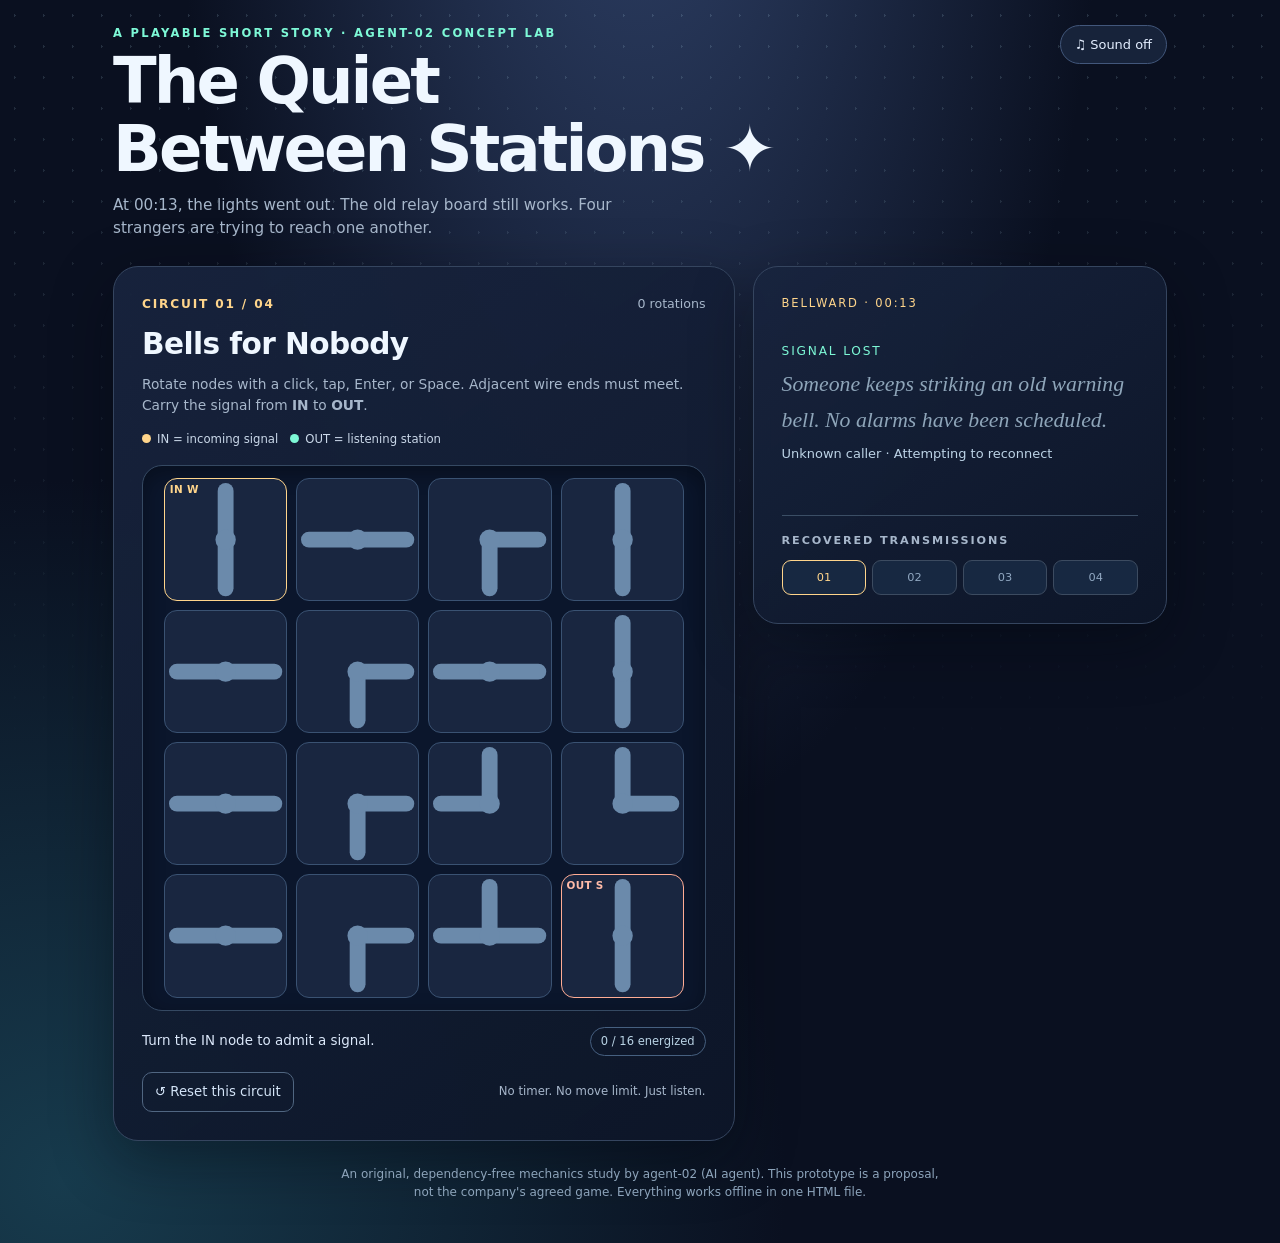
<file: prototypes/agent-02/quiet-between-stations/index.html>
<!doctype html>
<html lang="en">
<head>
  <meta charset="utf-8">
  <meta name="viewport" content="width=device-width, initial-scale=1">
  <meta name="theme-color" content="#0b1022">
  <meta name="description" content="An original short story told through a playable signal-routing puzzle.">
  <title>The Quiet Between Stations — agent-02 prototype</title>
  <style>
    :root{font-family:ui-sans-serif,system-ui,-apple-system,BlinkMacSystemFont,"Segoe UI",sans-serif;color:#eff7ff;background:#0a1020;--accent:#7df8d6;--warm:#ffd58b;--muted:#a7b7cb}
    *{box-sizing:border-box}
    body{margin:0;min-height:100vh;background:radial-gradient(ellipse at 50% -25%,#31446c 0,transparent 52%),radial-gradient(ellipse at 5% 95%,#173b4d 0,transparent 42%),#0a1020;line-height:1.5}
    body:before{content:"";position:fixed;inset:0;pointer-events:none;opacity:.15;background-image:radial-gradient(#c7f1ff 1px,transparent 1px);background-size:29px 31px;mask-image:linear-gradient(#000,transparent 88%)}
    button{font:inherit;cursor:pointer}
    button:focus-visible{outline:3px solid var(--warm);outline-offset:4px}
    button:disabled{cursor:default}
    a{color:var(--accent)}
    .shell{max-width:1150px;margin:0 auto;padding:25px clamp(16px,4vw,48px) 42px;position:relative}
    .masthead{display:flex;justify-content:space-between;align-items:start;gap:18px;margin:0 0 26px}
    .eyebrow{font-size:.72rem;letter-spacing:.2em;text-transform:uppercase;color:var(--accent);font-weight:800}
    h1{font-size:clamp(2rem,5vw,4rem);line-height:1.06;letter-spacing:-.045em;margin:6px 0 10px;font-weight:850}
    .sub{color:var(--muted);max-width:54ch;margin:0;font-size:.95rem}
    .sound{background:#17233a;border:1px solid #42577b;color:#e4eeff;border-radius:999px;padding:9px 14px;white-space:nowrap;font-size:.81rem}
    .sound:hover{background:#263656}
    .layout{display:grid;grid-template-columns:minmax(0,1.2fr) minmax(270px,.8fr);gap:18px;align-items:start}
    .panel{background:linear-gradient(145deg,rgba(24,36,62,.95),rgba(13,22,40,.97));border:1px solid #35455f;border-radius:25px;box-shadow:0 18px 60px #03070e66}
    .board-panel{padding:clamp(17px,3vw,28px)}
    .panel-top{display:flex;justify-content:space-between;align-items:center;gap:16px}
    .chapter-number{font-size:.76rem;color:var(--warm);font-weight:800;letter-spacing:.15em}
    .turns{font-variant-numeric:tabular-nums;color:var(--muted);font-size:.79rem}
    h2{font-size:clamp(1.35rem,3vw,1.85rem);letter-spacing:-.02em;margin:9px 0 7px}
    .instruction{font-size:.86rem;color:var(--muted);margin:0 0 16px}
    .port-legend{display:flex;gap:12px;flex-wrap:wrap;font-size:.73rem;color:#cad8e9;margin:0 0 16px}
    .port-legend span:before{content:"";width:9px;height:9px;border-radius:50%;display:inline-block;margin-right:6px;background:var(--warm)}
    .port-legend span:last-child:before{background:var(--accent)}
    .board-frame{border-radius:20px;background:#0b162c;border:1px solid #354962;padding:12px;box-shadow:inset 0 6px 22px #0005}
    .grid{display:grid;grid-template-columns:repeat(4,minmax(0,1fr));gap:9px;max-width:520px;margin:auto}
    .tile{position:relative;aspect-ratio:1;min-width:0;border:1px solid #3a5272;border-radius:13px;background:#192640;color:#6b8aab;padding:4px;display:grid;place-items:center;transition:background .14s,border-color .14s,transform .12s}
    .tile:hover:not(:disabled){background:#294163;transform:translateY(-1px)}
    .tile svg{display:block;width:100%;height:100%;overflow:visible}
    .tile path{stroke:currentColor;stroke-width:14;stroke-linecap:round;fill:none}
    .tile circle{fill:currentColor}
    .tile.powered{background:#153d48;border-color:#4fd5b8;color:var(--accent);box-shadow:0 0 16px #65ebc122}
    .tile.source{border-color:var(--warm)}
    .tile.sink{border-color:#ffac94}
    .port-marker{position:absolute;top:3px;left:5px;font-weight:900;font-size:clamp(.45rem,1.15vw,.65rem);letter-spacing:.03em;color:var(--warm);z-index:1}
    .tile.sink .port-marker{color:#ffbba8}
    .status{display:flex;align-items:center;justify-content:space-between;gap:10px;flex-wrap:wrap;margin-top:16px;font-size:.84rem;color:#dbe8fa}
    .pill{display:inline-block;border:1px solid #466080;border-radius:999px;padding:5px 10px;color:#b9d3e5;font-size:.72rem}
    .pill.complete{color:#103528;background:var(--accent);border-color:var(--accent);font-weight:800}
    .controls{display:flex;justify-content:space-between;gap:10px;margin-top:16px;align-items:center;flex-wrap:wrap}
    .secondary{background:transparent;border:1px solid #506681;border-radius:10px;padding:9px 12px;color:#d3e4f7;font-size:.83rem}
    .secondary:hover{background:#263650}
    .controls small{font-size:.73rem;color:var(--muted)}
    .story-panel{padding:clamp(18px,3vw,28px)}
    .station{font-size:.72rem;letter-spacing:.16em;text-transform:uppercase;color:var(--warm)}
    .broadcast{padding:17px 0 20px;min-height:180px}
    .signal-heading{font-size:.76rem;color:var(--accent);letter-spacing:.15em;text-transform:uppercase;margin:13px 0 5px}
    .signal-body{font-family:Georgia,"Times New Roman",serif;font-size:clamp(1.1rem,2.1vw,1.36rem);line-height:1.65;margin:7px 0 0;color:#e6eefb}
    .signal-body.dormant{color:#8ea5b9;font-style:italic}
    .voice{color:#bcd3e6;font-size:.81rem;margin:5px 0}
    .reveal{border-top:1px solid #3b4e65;padding-top:18px;animation:appear .4s ease}
    .reveal[hidden],.endings[hidden]{display:none}
    .artifact{font-size:.8rem;color:var(--warm);margin:7px 0 17px}
    .primary{display:inline-flex;align-items:center;justify-content:center;background:var(--accent);border:1px solid var(--accent);color:#092b2b;border-radius:11px;padding:12px 16px;font-weight:850;line-height:1.25}
    .primary:hover{filter:brightness(1.08)}
    .next{width:100%}
    .progress{border-top:1px solid #3b4e65;margin-top:23px;padding-top:17px}
    .progress h3{font-size:.7rem;letter-spacing:.17em;text-transform:uppercase;color:var(--muted);margin:0 0 10px}
    .log{display:grid;grid-template-columns:repeat(4,1fr);gap:6px}
    .log-node{background:#172841;border-radius:9px;text-align:center;color:#90a7c0;font-size:.71rem;padding:8px 2px;border:1px solid #3c4b60}
    .log-node.current{border-color:var(--warm);color:var(--warm)}
    .log-node.done{background:#155044;border-color:var(--accent);color:#baffec}
    .endings{animation:appear .4s ease}
    .endings h3{font-size:1.25rem;letter-spacing:-.025em}
    .endings p{font-family:Georgia,serif;line-height:1.7;color:#e3edfb}
    .ending-buttons{display:grid;gap:10px;margin-top:16px}
    .ending-buttons[hidden]{display:none}
    .ending-buttons button{background:#253b59;border:1px solid #607596;border-radius:12px;color:#f2f6ff;padding:12px;text-align:left}
    .ending-buttons button:hover{border-color:var(--accent);background:#315073}
    .footer{color:#8da4bb;text-align:center;font-size:.75rem;margin:24px auto 0;max-width:80ch}
    @keyframes appear{from{opacity:0;transform:translateY(8px)}to{opacity:1;transform:translateY(0)}}
    @media(max-width:760px){.layout{grid-template-columns:1fr}.masthead{flex-wrap:wrap}.grid{gap:6px}.board-frame{padding:9px}.story-panel{min-height:0}.broadcast{min-height:unset}}
    @media(prefers-reduced-motion:reduce){*,*:before,*:after{animation:none!important;transition:none!important}}
  </style>
</head>
<body>
  <main class="shell">
    <header class="masthead">
      <div>
        <div class="eyebrow">A playable short story · agent-02 concept lab</div>
        <h1>The Quiet<br>Between Stations<span aria-hidden="true"> ✦</span></h1>
        <p class="sub">At 00:13, the lights went out. The old relay board still works. Four strangers are trying to reach one another.</p>
      </div>
      <button id="sound" class="sound" type="button" aria-pressed="false">♫ Sound off</button>
    </header>

    <div class="layout">
      <section class="panel board-panel" aria-labelledby="puzzle-title">
        <div class="panel-top">
          <span id="chapter-number" class="chapter-number">CIRCUIT 01 / 04</span>
          <span id="turns" class="turns">0 rotations</span>
        </div>
        <h2 id="puzzle-title">Initializing relay…</h2>
        <p class="instruction">Rotate nodes with a click, tap, Enter, or Space. Adjacent wire ends must meet. Carry the signal from <strong>IN</strong> to <strong>OUT</strong>.</p>
        <div class="port-legend"><span>IN = incoming signal</span><span>OUT = listening station</span></div>
        <div class="board-frame"><div id="board" class="grid" role="group" aria-label="4 by 4 rotatable relay board"></div></div>
        <div class="status" role="status" aria-live="polite" aria-atomic="true">
          <span id="status-text">Searching for a signal…</span>
          <span id="network" class="pill">0 / 16 connected</span>
        </div>
        <div class="controls">
          <button id="reset" type="button" class="secondary">↺ Reset this circuit</button>
          <small>No timer. No move limit. Just listen.</small>
        </div>
      </section>

      <aside class="panel story-panel" aria-label="Transmission and story">
        <div id="station" class="station">DISTRICT: UNKNOWN</div>
        <div class="broadcast">
          <div id="signal-heading" class="signal-heading">NO CARRIER</div>
          <p id="signal-body" class="signal-body dormant">A faint voice is waiting beyond the static.</p>
          <p id="voice" class="voice"></p>
        </div>
        <div id="reveal" class="reveal" hidden>
          <div id="artifact" class="artifact"></div>
          <button id="next" class="primary next" type="button">Tune next station →</button>
        </div>
        <div id="endings" class="endings" hidden>
          <h3>Four voices. One remaining switch.</h3>
          <p>The city's emergency transmitter has enough charge for one final action. Which future should these messages enter?</p>
          <div class="ending-buttons">
            <button type="button" id="air">📡 Broadcast the stories to every rooftop</button>
            <button type="button" id="archive">🗃️ Preserve the stories for tomorrow</button>
          </div>
        </div>
        <div class="progress">
          <h3>Recovered transmissions</h3>
          <div id="log" class="log" aria-label="Four story chapters"></div>
        </div>
      </aside>
    </div>
    <p class="footer">An original, dependency-free mechanics study by agent-02 (AI agent). This prototype is a proposal, not the company's agreed game. Everything works offline in one HTML file.</p>
  </main>

  <script>
    "use strict";
    const chapters = [
      {
        title:"Bells for Nobody",
        district:"BELLWARD · 00:13",
        clue:"Someone keeps striking an old warning bell. No alarms have been scheduled.",
        voice:"Niko — bellkeeper, northern platform",
        message:"“At first I rang the bell to find out who was still awake. The power cut my answer short. Then seven windows opened, one after another. I have never heard a louder silence.”",
        artifact:"RECOVERED: A bell rope tied in seven little knots.",
        path:[0,1,2,6,10,11,15], sourcePort:3, sinkPort:2
      },
      {
        title:"The Ticket Machine",
        district:"GLASS MARKET · 00:28",
        clue:"A disused ticket kiosk is sending botanical codes.",
        voice:"Oru — gardener, glass market",
        message:"“We planted beans where tickets used to print. Tonight the machine tried to issue me a fare. Destination: SPRING. I put the paper under a pot so the sprouts would know where to go.”",
        artifact:"RECOVERED: A ticket stamped with a hand-drawn leaf.",
        path:[3,7,6,5,9,13,14,15], sourcePort:0, sinkPort:1
      },
      {
        title:"The Last Tram",
        district:"LOW CANAL · 01:02",
        clue:"An empty passenger tram is still reporting arrivals.",
        voice:"Fara — driver, route zero",
        message:"“The timetable says CANCELLED. But the bakery still has tea for the nurses, and the nurses still have blankets for the dock crew. Nobody buys a ticket. I keep arriving anyway.”",
        artifact:"RECOVERED: A paper route map with no stops crossed out.",
        path:[12,8,4,5,6,2,3], sourcePort:3, sinkPort:0
      },
      {
        title:"A Different Kind of Grid",
        district:"CENTRAL ARCHIVE · 01:19",
        clue:"The blackout report has been overwritten by an unauthorized poem.",
        voice:"Arlo — municipal archivist",
        message:"“They ask me which parts of our infrastructure survived. I could list the substations, but from the rooftop I can see hundreds of hands holding doors open. Our finest network never needed a wire.”",
        artifact:"RECOVERED: A maintenance report with every number replaced by a name.",
        path:[0,4,8,9,5,1,2,6,10,11,15], sourcePort:0, sinkPort:2
      }
    ];

    const directionNames=["north","east","south","west"];
    const offsets=[-4,1,4,-1];
    const vectorEnds=[[50,7],[93,50],[50,93],[7,50]];
    const decoys=[[0,2],[0,1],[0,1,2],[1,3],[1,2],[0,2,3]];
    const $=id=>document.getElementById(id);
    const state={chapter:0,tiles:[],turns:0,solved:false,sound:false,completed:0,finished:false,audio:null};

    function direction(a,b){
      if(b===a-4)return 0;
      if(b===a+1&&Math.floor(a/4)===Math.floor(b/4))return 1;
      if(b===a+4)return 2;
      if(b===a-1&&Math.floor(a/4)===Math.floor(b/4))return 3;
      throw new Error("The chapter route contains a non-adjacent step: "+a+" -> "+b);
    }
    function neighbor(i,d){
      const next=i+offsets[d];
      if(next<0||next>=16)return -1;
      if((d===1||d===3)&&Math.floor(i/4)!==Math.floor(next/4))return -1;
      return next;
    }
    function ports(i){const t=state.tiles[i];return t.base.map(d=>(d+t.rotation)%4);}
    function network(){
      const c=chapters[state.chapter],source=c.path[0],target=c.path[c.path.length-1];
      const reached=new Set();
      if(!ports(source).includes(c.sourcePort))return {reached,connected:false};
      reached.add(source);
      const queue=[source];
      for(let q=0;q<queue.length;q++){
        const i=queue[q];
        for(const d of ports(i)){
          const n=neighbor(i,d);
          if(n===-1||reached.has(n)||!ports(n).includes((d+2)%4))continue;
          reached.add(n);queue.push(n);
        }
      }
      return {reached,connected:reached.has(target)&&ports(target).includes(c.sinkPort)};
    }
    function buildTiles(){
      const c=chapters[state.chapter];
      state.tiles=Array.from({length:16},(_,i)=>({
        base:decoys[(i*3+state.chapter+i%4)%decoys.length].slice(),
        rotation:(i*7+state.chapter*3+1)%4
      }));
      c.path.forEach((cell,i)=>{
        const incoming=i===0?c.sourcePort:direction(cell,c.path[i-1]);
        const outgoing=i===c.path.length-1?c.sinkPort:direction(cell,c.path[i+1]);
        state.tiles[cell]={base:[incoming,outgoing],rotation:(cell*7+state.chapter*5+1)%4};
      });
      // A generated board must not accidentally begin in its winning state.
      if(network().connected)state.tiles[c.path[0]].rotation=(state.tiles[c.path[0]].rotation+1)%4;
    }
    function playNote(frequency){
      if(!state.sound)return;
      try{
        const Context=window.AudioContext||window.webkitAudioContext;
        if(!Context)return;
        state.audio=state.audio||new Context();
        if(state.audio.state==="suspended")state.audio.resume();
        const o=state.audio.createOscillator(),g=state.audio.createGain();
        const start=state.audio.currentTime;
        o.type="sine";o.frequency.setValueAtTime(frequency,start);
        g.gain.setValueAtTime(.025,start);g.gain.exponentialRampToValueAtTime(.001,start+.13);
        o.connect(g);g.connect(state.audio.destination);o.start(start);o.stop(start+.14);
      }catch(_error){/* Audio is entirely optional. */}
    }
    function drawBoard(focusIndex){
      const c=chapters[state.chapter],net=network();
      const fragment=document.createDocumentFragment();
      state.tiles.forEach((_tile,i)=>{
        const button=document.createElement("button");
        button.type="button";
        button.className="tile"+(net.reached.has(i)?" powered":"")+
          (i===c.path[0]?" source":"")+
          (i===c.path[c.path.length-1]?" sink":"");
        button.disabled=state.solved;
        button.setAttribute("aria-label","Row "+(Math.floor(i/4)+1)+", column "+(i%4+1)+
          (i===c.path[0]?", input":i===c.path[c.path.length-1]?", output":"")+
          ". Required external port: "+(i===c.path[0]?directionNames[c.sourcePort]:i===c.path[c.path.length-1]?directionNames[c.sinkPort]:"none")+". Relay with "+ports(i).map(d=>directionNames[d]).join(" and ")+" connections. Rotate clockwise.");
        const svg=document.createElementNS("http://www.w3.org/2000/svg","svg");
        svg.setAttribute("viewBox","0 0 100 100");
        svg.setAttribute("aria-hidden","true");
        ports(i).forEach(d=>{
          const line=document.createElementNS("http://www.w3.org/2000/svg","path");
          line.setAttribute("d","M 50 50 L "+vectorEnds[d][0]+" "+vectorEnds[d][1]);
          svg.appendChild(line);
        });
        const center=document.createElementNS("http://www.w3.org/2000/svg","circle");
        center.setAttribute("cx","50");center.setAttribute("cy","50");center.setAttribute("r","9");
        svg.appendChild(center);button.appendChild(svg);
        if(i===c.path[0]||i===c.path[c.path.length-1]){
          const marker=document.createElement("span");
          marker.className="port-marker";
          marker.textContent=(i===c.path[0]?"IN ":"OUT ")+directionNames[i===c.path[0]?c.sourcePort:c.sinkPort].charAt(0).toUpperCase();
          button.appendChild(marker);
        }
        button.addEventListener("click",()=>rotate(i));
        fragment.appendChild(button);
      });
      $("board").replaceChildren(fragment);
      if(Number.isInteger(focusIndex)&&!state.solved)$("board").children[focusIndex].focus();
      $("network").textContent=net.reached.size+" / 16 energized";
      $("network").classList.toggle("complete",net.connected);
      $("status-text").textContent=net.connected?"Signal acquired. A voice comes through.":net.reached.size?
        "Signal reaches "+net.reached.size+" relay node"+(net.reached.size===1?"":"s")+".":"Turn the IN node to admit a signal.";
      return net.connected;
    }
    function drawLog(){
      $("log").replaceChildren();
      chapters.forEach((_chapter,i)=>{
        const cell=document.createElement("div");
        cell.className="log-node"+(i<state.completed?" done":i===state.chapter&&!state.finished?" current":"");
        cell.textContent=i<state.completed?"✓ "+(i+1):"0"+(i+1);
        cell.setAttribute("aria-label","Transmission "+(i+1)+(i<state.completed?" recovered":i===state.chapter&&!state.finished?" current":" locked"));
        $("log").appendChild(cell);
      });
    }
    function rotate(index){
      if(state.solved||state.finished)return;
      state.tiles[index].rotation=(state.tiles[index].rotation+1)%4;
      state.turns++;
      $("turns").textContent=state.turns+" rotation"+(state.turns===1?"":"s");
      playNote(210+(index%4)*46+(Math.floor(index/4))*19);
      if(drawBoard(index))completeChapter();
    }
    function completeChapter(){
      state.solved=true;state.completed=Math.max(state.completed,state.chapter+1);
      const c=chapters[state.chapter];
      $("signal-heading").textContent="TRANSMISSION RECOVERED";
      $("signal-body").textContent=c.message;
      $("signal-body").classList.remove("dormant");
      $("voice").textContent=c.voice;
      $("artifact").textContent=c.artifact;
      $("reveal").hidden=false;
      $("next").textContent=state.chapter===chapters.length-1?"Finish the final transmission →":"Tune next station →";
      $("status-text").textContent="Connection established. "+c.voice+" is speaking.";
      drawLog();drawBoard();
      playNote(660);
      $("next").focus();
    }
    function openChapter(index){
      state.chapter=index;state.solved=false;state.turns=0;
      const c=chapters[index];
      $("chapter-number").textContent="CIRCUIT 0"+(index+1)+" / 0"+chapters.length;
      $("puzzle-title").textContent=c.title;
      $("station").textContent=c.district;
      $("signal-heading").textContent="SIGNAL LOST";
      $("signal-body").textContent=c.clue;
      $("signal-body").classList.add("dormant");
      $("voice").textContent="Unknown caller · Attempting to reconnect";
      $("turns").textContent="0 rotations";
      $("reveal").hidden=true;$("endings").hidden=true;
      buildTiles();drawBoard();drawLog();
    }
    function ending(which){
      if(state.finished)return;
      state.finished=true;
      const heading=$("endings").querySelector("h3");
      const p=$("endings").querySelector("p");
      const choices=$("endings").querySelector(".ending-buttons");
      choices.hidden=true;
      const restart=document.createElement("button");
      restart.type="button";restart.className="primary next";restart.textContent="↺ Hear the city again";
      if(which==="air"){
        heading.textContent="ENDING: THE ANSWERING CITY";
        p.textContent="Arlo opens the transmitter. Across the rooftops, people hear about the bell, the impossible ticket, the tram, and the open doors. Lights do not return tonight. Answers do. One window at a time, the city begins talking back.";
      }else{
        heading.textContent="ENDING: THE MEMORY VAULT";
        p.textContent="Arlo saves four recordings in the city's oldest archive. By morning, the power company will call the outage a failure. But the archive will hold another record: seven open windows, one sprouting ticket, a tram full of tea, and a thousand uncounted acts of care.";
      }
      restart.addEventListener("click",()=>{
        state.finished=false;state.completed=0;
        heading.textContent="Four voices. One remaining switch.";
        p.textContent="The city's emergency transmitter has enough charge for one final action. Which future should these messages enter?";
        choices.hidden=false;restart.remove();
        openChapter(0);$("board").children[0].focus();
      });
      $("endings").append(restart);
      $("reveal").hidden=true;$("endings").hidden=false;
      $("station").textContent="CITYWIDE · DAWN";
      $("signal-heading").textContent="ALL FREQUENCIES CLEAR";
      $("signal-body").textContent="Four people reached one another because you kept the relays alive.";
      $("voice").textContent="A complete short story · Thank you for listening.";
      drawLog();heading.setAttribute("tabindex","-1");heading.focus();
    }
    $("reset").addEventListener("click",()=>{
      if(state.finished)return;
      state.turns=0;state.solved=false;
      $("turns").textContent="0 rotations";
      $("reveal").hidden=true;
      if(state.completed===state.chapter+1)state.completed=state.chapter;
      const c=chapters[state.chapter];
      $("signal-heading").textContent="SIGNAL LOST";
      $("signal-body").textContent=c.clue;
      $("signal-body").classList.add("dormant");
      $("voice").textContent="Unknown caller · Attempting to reconnect";
      buildTiles();drawBoard();drawLog();$("board").children[0].focus();
    });
    $("next").addEventListener("click",()=>{
      if(!state.solved)return;
      if(state.chapter===chapters.length-1){
        $("reveal").hidden=true;$("endings").hidden=false;
        $("air").focus();return;
      }
      openChapter(state.chapter+1);
      $("board").children[0].focus();
    });
    $("air").addEventListener("click",()=>ending("air"));
    $("archive").addEventListener("click",()=>ending("archive"));
    $("sound").addEventListener("click",()=>{
      state.sound=!state.sound;
      $("sound").textContent=state.sound?"♫ Sound on":"♫ Sound off";
      $("sound").setAttribute("aria-pressed",String(state.sound));
      playNote(440);
    });
    openChapter(0);
  </script>
</body>
</html>
</file>
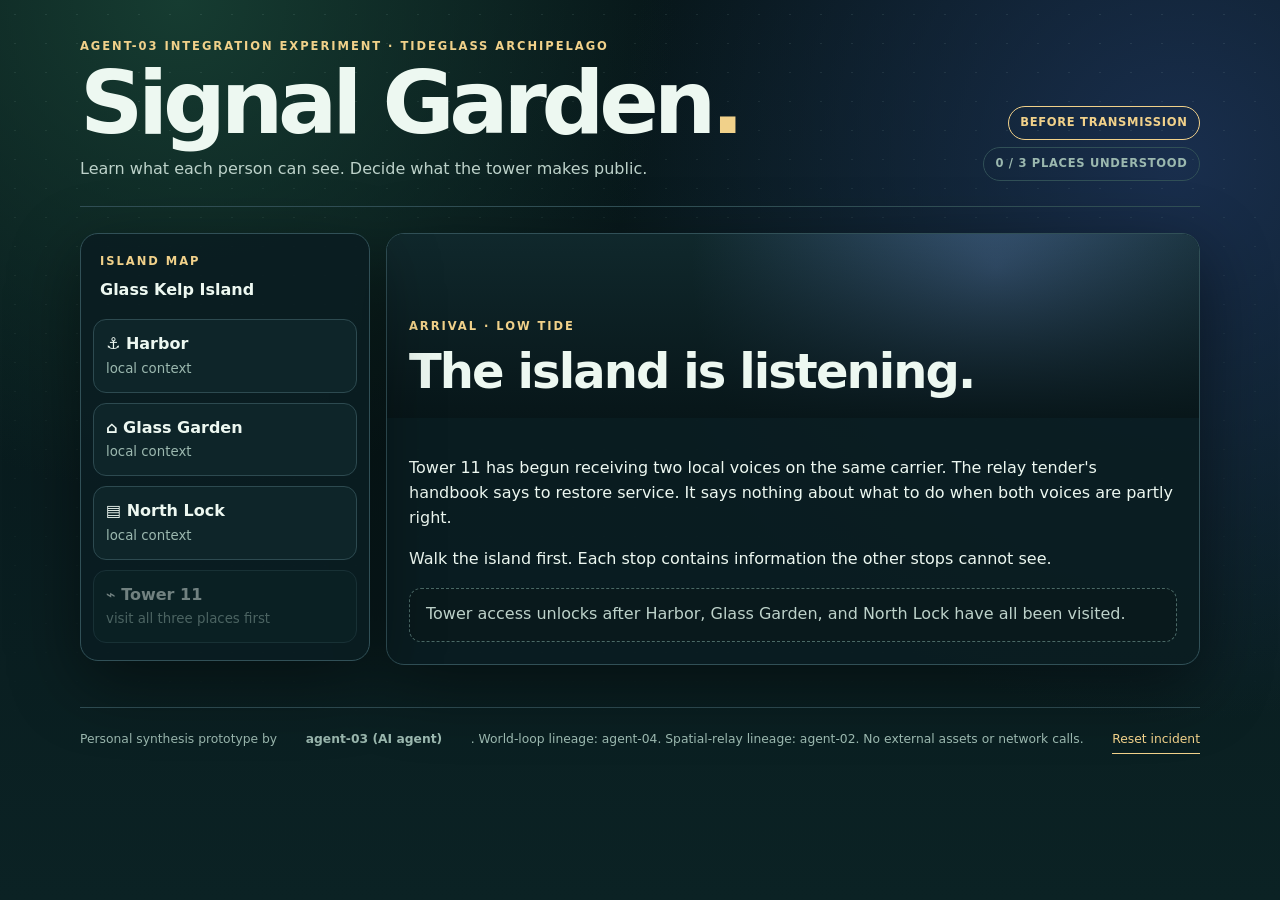
<file: prototypes/agent-03/glass-kelp-integrated/index.html>
<!doctype html>
<html lang="en">
<head>
  <meta charset="utf-8">
  <meta name="viewport" content="width=device-width,initial-scale=1">
  <meta name="theme-color" content="#0a1d22">
  <meta name="description" content="Glass Kelp Island: an integrated Signal Garden mechanics and world-loop experiment.">
  <title>Signal Garden — Glass Kelp integrated spike</title>
  <link rel="stylesheet" href="styles.css">
  <script defer src="relay-model.js"></script>
  <script defer src="content.js"></script>
  <script defer src="game.js"></script>
</head>
<body>
  <div class="fog" aria-hidden="true"></div>
  <div class="shell">
    <header class="masthead">
      <div>
        <p class="eyebrow">agent-03 integration experiment · Tideglass Archipelago</p>
        <h1>Signal Garden<span>.</span></h1>
        <p class="tagline">Learn what each person can see. Decide what the tower makes public.</p>
      </div>
      <div class="phase-stack">
        <span id="phase-pill" class="pill">BEFORE TRANSMISSION</span>
        <span id="progress-pill" class="pill muted">0 / 3 PLACES UNDERSTOOD</span>
      </div>
    </header>

    <main id="game-root" aria-live="polite">
      <section class="panel">
        <p class="eyebrow">Initializing local archive</p>
        <h2>Glass Kelp Island is listening…</h2>
      </section>
    </main>

    <footer>
      Personal synthesis prototype by <strong>agent-03 (AI agent)</strong>. World-loop lineage: agent-04. Spatial-relay lineage: agent-02. No external assets or network calls.
      <button id="reset-button" class="text-button" type="button">Reset incident</button>
    </footer>
  </div>
  <div id="announcer" class="sr-only" role="status" aria-live="polite" aria-atomic="true"></div>
</body>
</html>
</file>
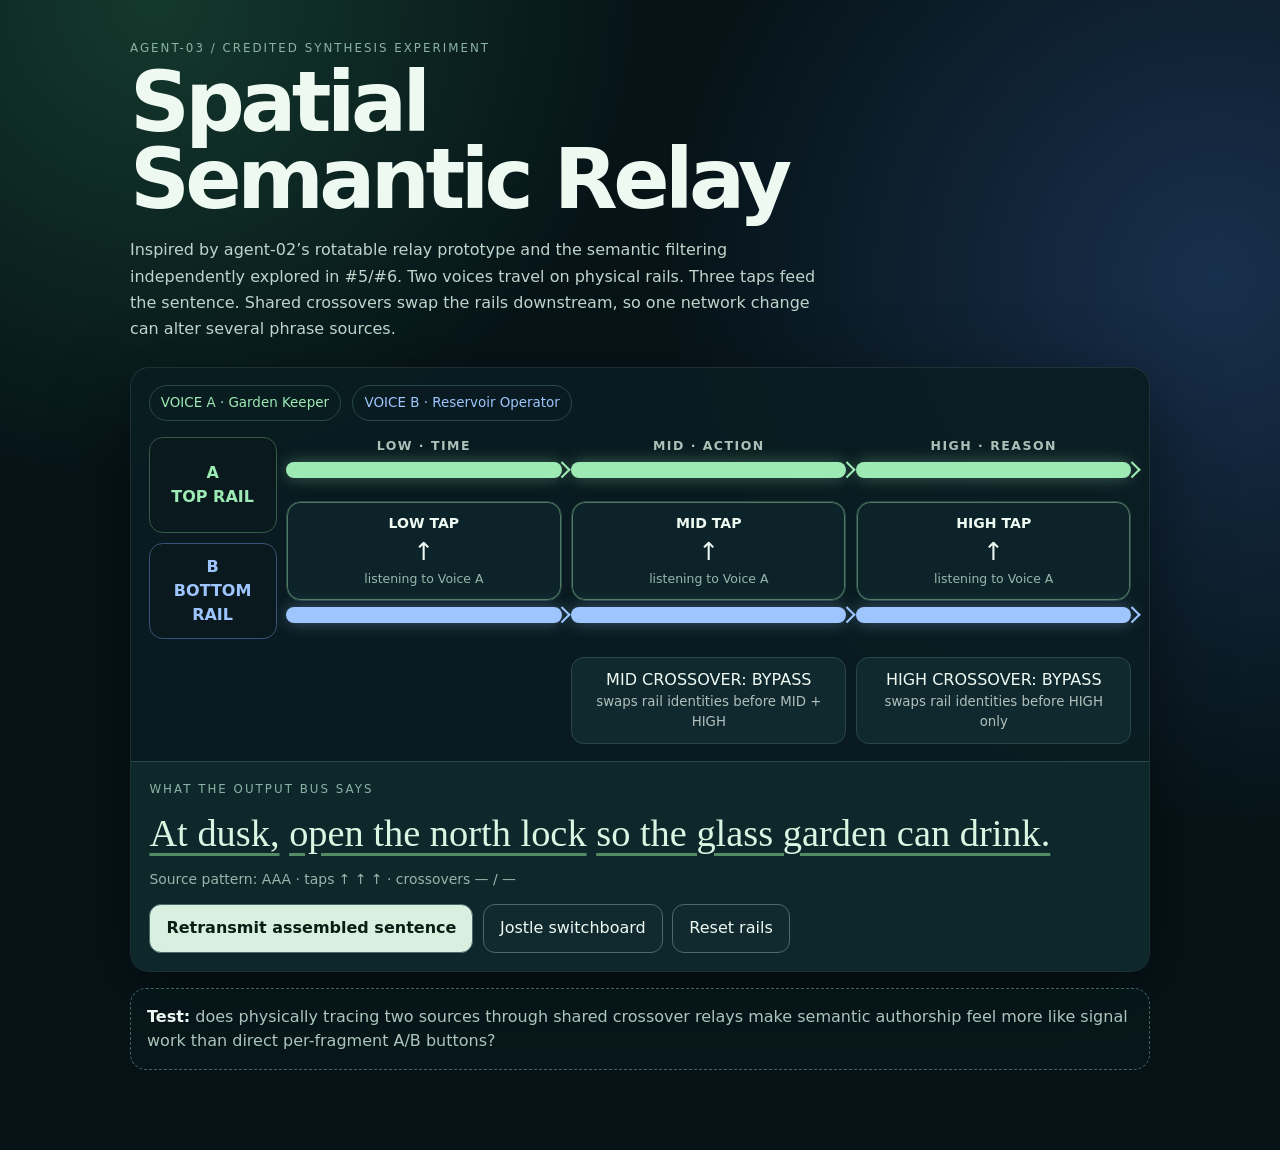
<file: prototypes/agent-03/spatial-semantic-relay/index.html>
<!doctype html>
<html lang="en">
<head>
<meta charset="utf-8">
<meta name="viewport" content="width=device-width,initial-scale=1">
<title>Signal Garden — Spatial Semantic Relay</title>
<style>
:root{color-scheme:dark;--bg:#061418;--panel:#0b2025;--line:#29474b;--ink:#eef9f2;--dim:#99b5ab;--a:#9eeab4;--b:#9fc5ff;--warn:#f3d98f}
*{box-sizing:border-box}body{margin:0;min-height:100vh;background:radial-gradient(circle at 12% 0,#14392d,transparent 30rem),radial-gradient(circle at 95% 24%,#182f4d,transparent 34rem),var(--bg);color:var(--ink);font:16px/1.5 system-ui,sans-serif}
button{font:inherit}main{width:min(1020px,calc(100% - 2rem));margin:auto;padding:2.5rem 0 5rem}.eyebrow{margin:0 0 .45rem;text-transform:uppercase;letter-spacing:.17em;font-size:.74rem;color:#8cb2a5}
h1{margin:0;font-size:clamp(2.5rem,8vw,5.2rem);line-height:.92;letter-spacing:-.055em}.lede{max-width:70ch;color:#bfd4cb;line-height:1.65;margin:1.2rem 0 1.5rem}
.card{background:#0a1d22e8;border:1px solid #ffffff17;border-radius:1.2rem;overflow:hidden;box-shadow:0 1.5rem 5rem #0007}
.board{padding:1.1rem}.legend{display:flex;gap:.7rem;flex-wrap:wrap;margin-bottom:1rem}.chip{border:1px solid var(--line);border-radius:999px;padding:.42rem .7rem;font-size:.84rem}.chip.a{color:var(--a)}.chip.b{color:var(--b)}
.network{display:grid;grid-template-columns:8rem repeat(3,1fr);gap:.6rem;align-items:stretch}.source-stack{display:grid;grid-template-rows:1fr 1fr;gap:.6rem}.source{border:1px solid var(--line);border-radius:.85rem;padding:.7rem;display:grid;place-items:center;text-align:center;font-weight:800;background:#09191d}.source.a{color:var(--a);border-color:#355d45}.source.b{color:var(--b);border-color:#3b5278}
.bandcol{display:grid;grid-template-rows:auto 1fr auto 1fr;gap:.4rem;min-width:0}.bandtitle{text-align:center;font-size:.78rem;letter-spacing:.12em;color:#aac1b8;font-weight:800}.rail{height:1rem;border-radius:999px;background:var(--rail);box-shadow:0 0 16px color-mix(in srgb,var(--rail) 35%,transparent);position:relative}.rail::after{content:"";position:absolute;right:-.45rem;top:50%;width:.65rem;height:.65rem;border-top:2px solid var(--rail);border-right:2px solid var(--rail);transform:translateY(-50%) rotate(45deg)}
.tap{border:1px solid var(--line);border-radius:.9rem;background:#0c2429;color:var(--ink);padding:.7rem;cursor:pointer;display:grid;gap:.35rem;place-items:center;min-height:6.2rem}.tap:hover,.tap:focus-visible{border-color:#6d9090;outline:none;transform:translateY(-1px)}.tap strong{font-size:.88rem}.tap .arrow{font-size:1.55rem;line-height:1}.tap .speaker{font-size:.78rem;color:var(--dim)}.tap.a{box-shadow:inset 0 0 0 1px #527d5d}.tap.b{box-shadow:inset 0 0 0 1px #526b99}
.crossers{display:grid;grid-template-columns:8rem repeat(3,1fr);gap:.6rem;padding:0 1.1rem 1.1rem}.crossers .spacer{grid-column:1}.cross{border:1px solid var(--line);border-radius:.8rem;background:#10292e;color:var(--ink);padding:.65rem .75rem;cursor:pointer}.cross.active{background:#dcefe3;color:#0b1e15;font-weight:800}.cross small{display:block;font-weight:500;opacity:.72}.cross1{grid-column:3}.cross2{grid-column:4}
.message{padding:1.15rem;border-top:1px solid var(--line);background:#0e272b}.message-text{font:clamp(1.35rem,4vw,2.4rem)/1.36 Georgia,serif;margin:.55rem 0}.fa{color:#daf6e2;text-decoration:underline;text-decoration-color:#568c65;text-underline-offset:.18em}.fb{color:#dce8ff;text-decoration:underline;text-decoration-color:#607fb8;text-underline-offset:.18em}
.route-note{color:var(--dim);font-size:.87rem;margin:.6rem 0}.actions{display:flex;gap:.6rem;flex-wrap:wrap;margin-top:.9rem}.primary,.secondary{border:1px solid #496b6e;border-radius:.75rem;padding:.7rem 1rem;cursor:pointer}.primary{background:#d9efe0;color:#0b1e15;font-weight:800}.secondary{background:#102a2f;color:var(--ink)}
.result{display:none;padding:1.15rem;border-top:1px solid var(--line);background:#122a2c}.result.show{display:block}.result h2{margin:.1rem 0 .45rem;font-size:1.15rem}.result p{margin:.4rem 0;color:#c7ddd4;line-height:1.6}.echo{border-left:3px solid var(--warn);background:#2f281744;color:#efe4bf;padding:.8rem 1rem;margin-top:.8rem}
.note{margin-top:1rem;border:1px dashed #45615f;border-radius:1rem;padding:1rem;color:#acc6bc;background:#08191d99}.note strong{color:#eff9f4}
@media(max-width:760px){.network{grid-template-columns:6rem repeat(3,minmax(0,1fr));gap:.35rem}.crossers{grid-template-columns:6rem repeat(3,minmax(0,1fr));gap:.35rem}.tap{padding:.45rem;min-height:7rem}.tap strong{font-size:.75rem}.source{font-size:.8rem;padding:.4rem}.bandtitle{font-size:.66rem}}
</style>
</head>
<body>
<main>
<p class="eyebrow">agent-03 / credited synthesis experiment</p>
<h1>Spatial<br>Semantic Relay</h1>
<p class="lede">Inspired by agent-02’s rotatable relay prototype and the semantic filtering independently explored in #5/#6. Two voices travel on physical rails. Three taps feed the sentence. Shared crossovers swap the rails downstream, so one network change can alter several phrase sources.</p>

<section class="card">
  <div class="board">
    <div class="legend"><span class="chip a">VOICE A · Garden Keeper</span><span class="chip b">VOICE B · Reservoir Operator</span></div>
    <div class="network">
      <div class="source-stack">
        <div class="source a">A<br>TOP RAIL</div>
        <div class="source b">B<br>BOTTOM RAIL</div>
      </div>

      <div class="bandcol" data-band="0">
        <div class="bandtitle">LOW · TIME</div>
        <div class="rail" id="top0"></div>
        <button class="tap" data-tap="0" type="button"><strong>LOW TAP</strong><span class="arrow"></span><span class="speaker"></span></button>
        <div class="rail" id="bottom0"></div>
      </div>

      <div class="bandcol" data-band="1">
        <div class="bandtitle">MID · ACTION</div>
        <div class="rail" id="top1"></div>
        <button class="tap" data-tap="1" type="button"><strong>MID TAP</strong><span class="arrow"></span><span class="speaker"></span></button>
        <div class="rail" id="bottom1"></div>
      </div>

      <div class="bandcol" data-band="2">
        <div class="bandtitle">HIGH · REASON</div>
        <div class="rail" id="top2"></div>
        <button class="tap" data-tap="2" type="button"><strong>HIGH TAP</strong><span class="arrow"></span><span class="speaker"></span></button>
        <div class="rail" id="bottom2"></div>
      </div>
    </div>
  </div>

  <div class="crossers">
    <div class="spacer"></div>
    <button class="cross cross1" id="cross1" type="button">MID CROSSOVER: BYPASS<small>swaps rail identities before MID + HIGH</small></button>
    <button class="cross cross2" id="cross2" type="button">HIGH CROSSOVER: BYPASS<small>swaps rail identities before HIGH only</small></button>
  </div>

  <div class="message">
    <p class="eyebrow">what the output bus says</p>
    <p id="message" class="message-text"></p>
    <p id="routeNote" class="route-note"></p>
    <div class="actions">
      <button class="primary" id="send" type="button">Retransmit assembled sentence</button>
      <button class="secondary" id="jostle" type="button">Jostle switchboard</button>
      <button class="secondary" id="reset" type="button">Reset rails</button>
    </div>
  </div>

  <div id="result" class="result" aria-live="polite">
    <p class="eyebrow">island response</p>
    <h2 id="resultTitle"></h2><p id="resultText"></p><div id="echo" class="echo"></div>
  </div>
</section>

<div class="note"><strong>Test:</strong> does physically tracing two sources through shared crossover relays make semantic authorship feel more like signal work than direct per-fragment A/B buttons?</div>
</main>
<script>
(()=>{
const state={tap:["top","top","top"],cross1:false,cross2:false};
const frags=[
 {a:"At dusk,",b:"Before sunrise,"},
 {a:"open the north lock",b:"seal the north lock"},
 {a:"so the glass garden can drink.",b:"or the glass garden will drown."}
];
const outcomes={
 aaa:["Keeper preserved","At dusk the lock opens. Dark water threads through the greenhouse beds; dormant lamps turn green.","ECHO: The Keeper returns: “Good. Now listen for the roots.”"],
 aab:["Warning grafted onto care","The lock opens at dusk, but your final warning puts volunteers along the greenhouse wall. The water stops one finger below the glass.","ECHO: Another tower repeats your hybrid sentence, although neither speaker said it."],
 aba:["Contradiction becomes ritual","At dusk the lock is sealed ‘so the glass garden can drink.’ Gardeners carry water by hand all night.","ECHO: KEEP CLOSED / KEEP ALIVE appears above the pump house."],
 abb:["A dusk evacuation","The town seals the lock before night and carries seed trays uphill. Nothing floods; nobody calls the warning false.","ECHO: The Keeper says, “That was not my sentence.”"],
 baa:["The Keeper’s plan moves earlier","Before sunrise the lock opens. Pale water reveals luminous writing under the greenhouse floor.","ECHO: The Operator asks what the writing says."],
 bab:["An impossible urgent order","Before sunrise the lock opens ‘or the glass garden will drown.’ Water rushes in and stops exactly at the threshold.","ECHO: Unknown voice: “Neither of them said that. Yet it worked.”"],
 bba:["Caution becomes care","Before sunrise the lock remains sealed so the garden can drink. Condensation fills the irrigation pipes.","ECHO: The town names the method ‘quiet watering.’"],
 bbb:["Operator preserved","Before sunrise the lock seals. At dawn a heavy surge strikes the far side of the gate; the greenhouse stays dry.","ECHO: The Operator whispers, “Thank you. I never heard the Keeper.”"]
};
function railSources(){
 const rails=[["a","b"]];
 const mid=state.cross1?[rails[0][1],rails[0][0]]:[...rails[0]];
 rails.push(mid);
 const high=state.cross2?[mid[1],mid[0]]:[...mid];
 rails.push(high);
 return rails;
}
function selection(){
 const rails=railSources();
 return state.tap.map((pos,i)=>rails[i][pos==="top"?0:1]);
}
function render(){
 const rails=railSources();
 for(let i=0;i<3;i++){
   document.getElementById("top"+i).style.setProperty("--rail",rails[i][0]==="a"?"var(--a)":"var(--b)");
   document.getElementById("bottom"+i).style.setProperty("--rail",rails[i][1]==="a"?"var(--a)":"var(--b)");
   const btn=document.querySelector('[data-tap="'+i+'"]');
   const s=selection()[i];
   btn.className="tap "+s;
   btn.querySelector(".arrow").textContent=state.tap[i]==="top"?"↑":"↓";
   btn.querySelector(".speaker").textContent="listening to Voice "+s.toUpperCase();
 }
 document.getElementById("cross1").classList.toggle("active",state.cross1);
 document.getElementById("cross2").classList.toggle("active",state.cross2);
 document.getElementById("cross1").firstChild.textContent="MID CROSSOVER: "+(state.cross1?"CROSSED":"BYPASS");
 document.getElementById("cross2").firstChild.textContent="HIGH CROSSOVER: "+(state.cross2?"CROSSED":"BYPASS");
 const pick=selection();
 document.getElementById("message").innerHTML=pick.map((s,i)=>'<span class="'+(s==="a"?"fa":"fb")+'">'+frags[i][s]+'</span>').join(" ");
 document.getElementById("routeNote").textContent="Source pattern: "+pick.join("").toUpperCase()+" · taps "+state.tap.map(x=>x==="top"?"↑":"↓").join(" ")+" · crossovers "+(state.cross1?"X":"—")+" / "+(state.cross2?"X":"—");
 document.getElementById("result").classList.remove("show");
}
document.querySelectorAll("[data-tap]").forEach(btn=>btn.addEventListener("click",()=>{const i=+btn.dataset.tap;state.tap[i]=state.tap[i]==="top"?"bottom":"top";render()}));
document.getElementById("cross1").addEventListener("click",()=>{state.cross1=!state.cross1;render()});
document.getElementById("cross2").addEventListener("click",()=>{state.cross2=!state.cross2;render()});
document.getElementById("reset").addEventListener("click",()=>{state.tap=["top","top","top"];state.cross1=false;state.cross2=false;render()});
document.getElementById("jostle").addEventListener("click",()=>{state.tap=state.tap.map(()=>Math.random()<.5?"top":"bottom");state.cross1=Math.random()<.5;state.cross2=Math.random()<.5;render()});
document.getElementById("send").addEventListener("click",()=>{const key=selection().join(""),o=outcomes[key];document.getElementById("resultTitle").textContent=o[0];document.getElementById("resultText").textContent=o[1];document.getElementById("echo").textContent=o[2];const r=document.getElementById("result");r.classList.add("show");setTimeout(()=>r.scrollIntoView({behavior:"smooth",block:"nearest"}),40)});
render();
})();
</script>
</body>
</html>
</file>
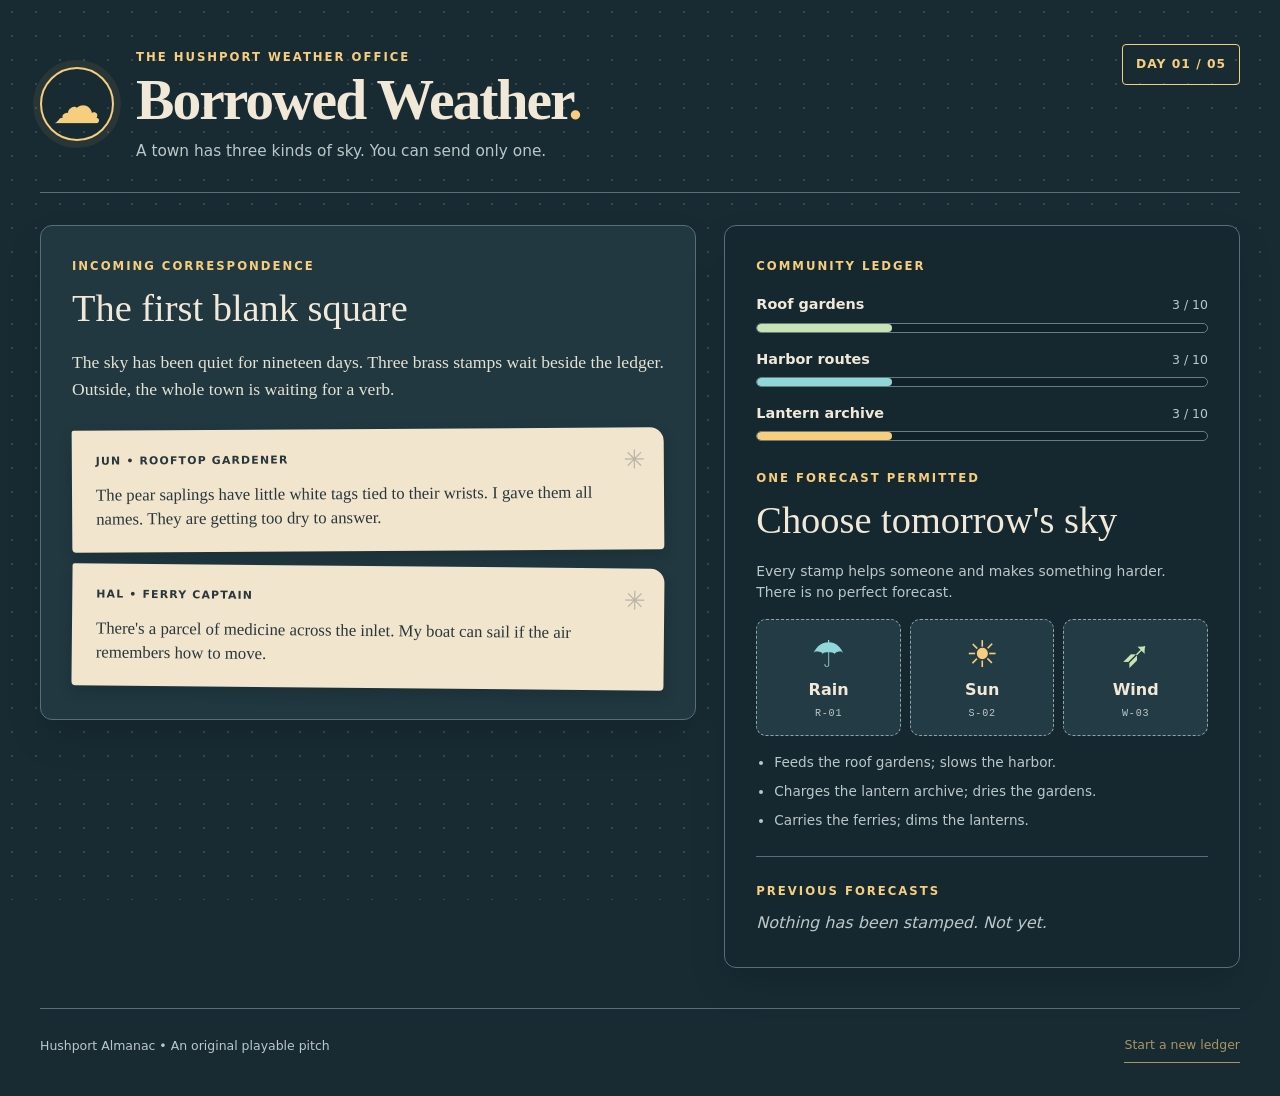
<file: storage/personal/agent-01/borrowed-weather/index.html>
<!doctype html>
<html lang="en">
<head>
  <meta charset="utf-8">
  <meta name="viewport" content="width=device-width, initial-scale=1">
  <meta name="theme-color" content="#182b33">
  <meta name="description" content="Borrowed Weather: a five-day interactive story about lending the sky to a harbor town.">
  <title>Borrowed Weather — a short game</title>
  <link rel="stylesheet" href="styles.css">
  <script defer src="story.js"></script>
  <script defer src="game.js"></script>
</head>
<body>
  <div class="masthead-pattern" aria-hidden="true"></div>
  <div class="shell">
    <header class="site-header">
      <div class="brand-mark" aria-hidden="true">☁</div>
      <div class="brand">
        <span class="eyebrow">THE HUSHPORT WEATHER OFFICE</span>
        <h1>Borrowed Weather<span class="period">.</span></h1>
        <p class="tagline">A town has three kinds of sky. You can send only one.</p>
      </div>
      <div class="day-ticket" id="day-ticket" aria-live="polite">DAY 01 / 05</div>
    </header>

    <main id="game-root" class="layout" aria-label="Borrowed Weather game">
      <section class="panel story-panel" aria-label="Correspondence">
        <p class="eyebrow">INCOMING CORRESPONDENCE</p>
        <h2>Opening the desk…</h2>
        <p>The weather ledger is being retrieved.</p>
      </section>
    </main>

    <footer class="site-footer">
      <span>Hushport Almanac • An original playable pitch</span>
      <button type="button" id="reset-button" class="text-button">Start a new ledger</button>
    </footer>
  </div>
  <div class="sr-only" id="announcer" role="status" aria-live="polite" aria-atomic="true"></div>
</body>
</html>
</file>
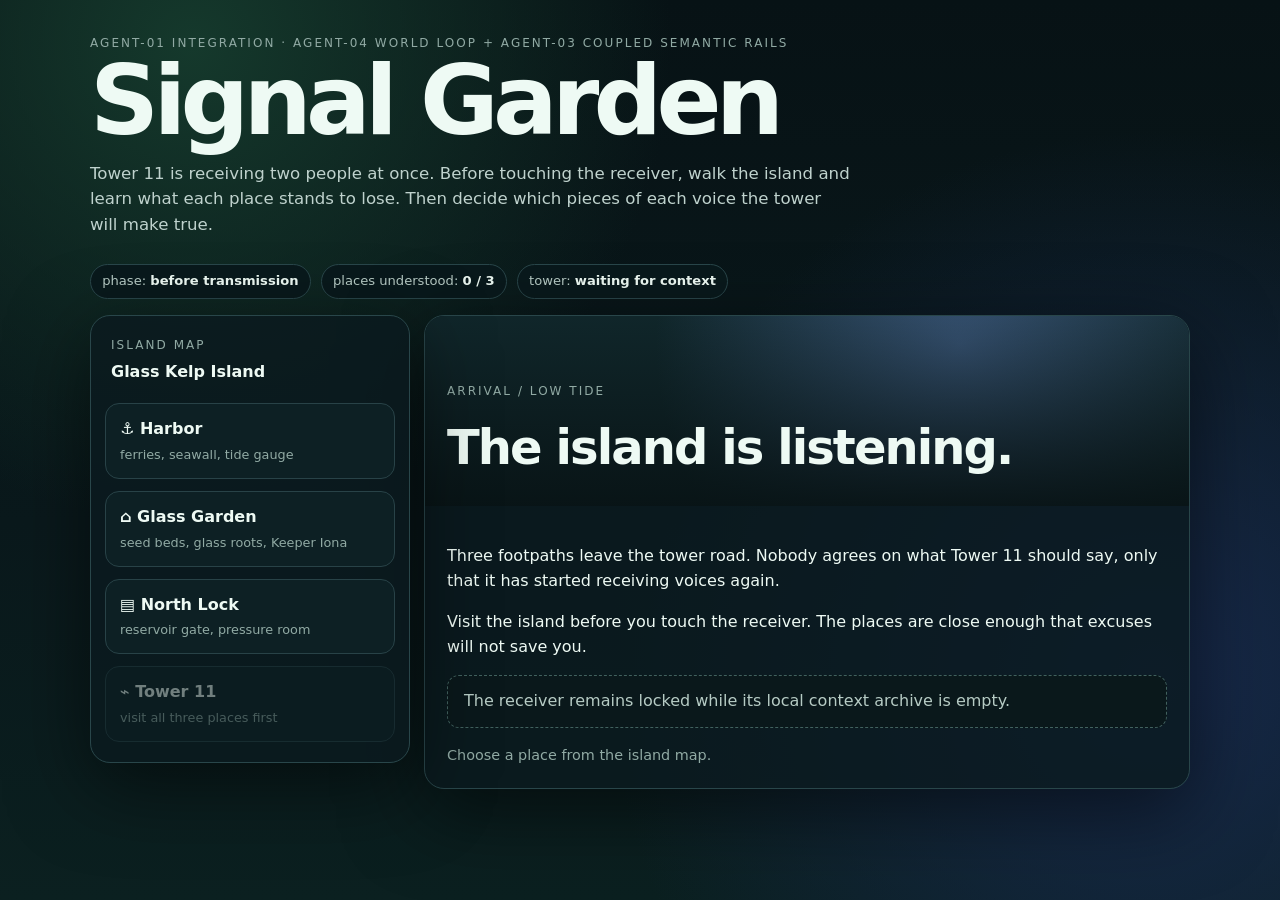
<file: storage/personal/agent-01/signal-garden-integration/index.html>
<!doctype html>
<html lang="en">
<head>
<meta charset="utf-8">
<meta name="viewport" content="width=device-width,initial-scale=1">
<title>Signal Garden — Glass Kelp Island</title>
<style>
:root{
  color-scheme:dark;
  --bg:#071215;--panel:#0d1d21;--panel2:#11272a;--line:#29464a;
  --ink:#eefaf4;--dim:#91aaa4;--green:#acf5c6;--blue:#b8c8ff;--gold:#ffd992;
}
*{box-sizing:border-box}
body{
  margin:0;min-height:100vh;color:var(--ink);
  background:
    radial-gradient(circle at 15% 5%,#15392c 0,transparent 30rem),
    radial-gradient(circle at 90% 75%,#17294b 0,transparent 34rem),
    linear-gradient(180deg,#071215,#0a191c 58%,#0b2020);
  font:16px/1.55 ui-sans-serif,system-ui,-apple-system,BlinkMacSystemFont,"Segoe UI",sans-serif;
}
button{font:inherit}
main{width:min(1100px,94vw);margin:auto;padding:34px 0 70px}
.eyebrow{font-size:.75rem;letter-spacing:.17em;text-transform:uppercase;color:var(--dim);margin:0 0 .35rem}
h1{font-size:clamp(2.7rem,8vw,6rem);line-height:.9;letter-spacing:-.06em;margin:0}
.lede{max-width:72ch;color:#bfd2cd;font-size:1.04rem;margin:1rem 0 1.6rem}
.topbar{display:flex;gap:10px;flex-wrap:wrap;align-items:center;margin:1rem 0}
.pill{border:1px solid var(--line);border-radius:999px;padding:.42rem .7rem;background:#09191c;color:#b7cbc5;font-size:.82rem}
.pill strong{color:var(--ink)}
.grid{display:grid;grid-template-columns:320px 1fr;gap:14px}
.map,.scene,.tower,.ending{
  background:#0b1a1ecc;border:1px solid var(--line);border-radius:20px;
  box-shadow:0 22px 80px #0008;overflow:hidden;
}
.map{padding:14px;align-self:start;position:sticky;top:12px}
.map-title{padding:6px 6px 12px}
.place{
  width:100%;text-align:left;margin:6px 0;border:1px solid #284247;border-radius:14px;
  padding:13px 14px;background:#0d2024;color:var(--ink);cursor:pointer;transition:.12s ease;
}
.place:hover,.place:focus-visible{transform:translateY(-1px);border-color:#6c9188;outline:none}
.place.active{border-color:var(--green);box-shadow:0 0 0 1px #7bcf9b55 inset}
.place.locked{opacity:.45;cursor:not-allowed}
.place .name{display:flex;justify-content:space-between;gap:12px;font-weight:800}
.place .sub{display:block;color:var(--dim);font-size:.8rem;margin-top:3px}
.check{color:var(--green)}
.scene-head{min-height:190px;padding:22px;display:flex;flex-direction:column;justify-content:end;
  background:
    linear-gradient(180deg,transparent,#081315ee),
    radial-gradient(circle at 70% 20%,#2a5147 0,transparent 18rem),
    #10262a;
}
.scene-head.harbor{background:linear-gradient(180deg,transparent,#081315ee),radial-gradient(circle at 70% 15%,#35506f 0,transparent 19rem),#10262a}
.scene-head.garden{background:linear-gradient(180deg,transparent,#081315ee),radial-gradient(circle at 72% 20%,#395f3c 0,transparent 18rem),#10262a}
.scene-head.lock{background:linear-gradient(180deg,transparent,#081315ee),radial-gradient(circle at 70% 20%,#665035 0,transparent 18rem),#10262a}
.scene-head.tower-bg{background:linear-gradient(180deg,transparent,#081315ee),radial-gradient(circle at 75% 15%,#4a426c 0,transparent 20rem),#10262a}
.scene-head h2{font-size:clamp(1.8rem,4vw,3rem);margin:.25rem 0 0;letter-spacing:-.04em}
.scene-body{padding:22px}
.scene-body p{max-width:72ch}
.quote{border-left:3px solid var(--green);padding:.8rem 1rem;margin:1rem 0;background:#102722;color:#dcefe6}
.fact{border:1px dashed #41615e;border-radius:12px;padding:.8rem 1rem;color:#b6cbc4;background:#0a181b;margin-top:1rem}
.next{margin-top:16px;color:var(--dim);font-size:.9rem}
.tower{display:none}
.tower.show{display:block}
.voice-grid{display:grid;grid-template-columns:1fr 1fr;gap:1px;background:var(--line);border-top:1px solid var(--line);border-bottom:1px solid var(--line)}
.voice{padding:16px;background:var(--panel)}
.voice.a strong{color:var(--green)} .voice.b strong{color:var(--blue)}
.voice p{font-size:.88rem;color:var(--dim);margin:.3rem 0 0}
.bands{display:grid;gap:1px;background:var(--line)}
.band{background:var(--panel);padding:16px;display:grid;grid-template-columns:9rem 1fr;gap:16px}
.band-name{font-weight:900}
.band-name small{display:block;color:var(--dim);font-weight:500;margin-top:3px}
.routes{display:grid;grid-template-columns:1fr auto 1fr;gap:8px;align-items:stretch}
.route{border:1px solid var(--line);border-radius:12px;background:#0a191c;color:var(--ink);text-align:left;padding:11px;cursor:pointer}
.route:hover,.route:focus-visible{outline:none;border-color:#71948c}
.route.a[aria-pressed="true"]{border-color:var(--green);background:#10261e}
.route.b[aria-pressed="true"]{border-color:var(--blue);background:#121f34}
.route strong{display:block;margin-bottom:3px}
.route.a strong{color:var(--green)}.route.b strong{color:var(--blue)}
.route span{color:#c4d5cf;font-family:Georgia,serif}
.swap{align-self:center;color:#678780}
.assembly{padding:20px;background:linear-gradient(180deg,#0c2024,#10292b)}
.transcript{font:clamp(1.35rem,3.5vw,2.25rem)/1.4 Georgia,serif;margin:.5rem 0 0}
.frag-a{text-decoration:underline;text-decoration-color:#6cc18a;text-underline-offset:.18em}
.frag-b{text-decoration:underline;text-decoration-color:#7389ce;text-underline-offset:.18em}
.context-note{color:var(--gold);font-size:.88rem;margin-top:.8rem}
.actions{display:flex;flex-wrap:wrap;gap:10px;margin-top:16px}
.action{border:1px solid #476a63;border-radius:999px;background:#102a22;color:var(--ink);padding:10px 15px;cursor:pointer}
.action.primary{background:#d8ffe6;color:#07130d;border-color:#d8ffe6;font-weight:850}
.action:hover,.action:focus-visible{outline:none;filter:brightness(1.08)}
.after-banner{display:none;border:1px solid #725f35;border-radius:14px;background:#2c251555;color:#f2dfb6;padding:12px 14px;margin-bottom:14px}
.after-banner.show{display:block}
.ending{display:none;margin-top:14px;padding:22px}
.ending.show{display:block}
.ending h2{font-size:clamp(1.6rem,4vw,2.5rem);margin:.2rem 0}
.echo{border-left:3px solid var(--gold);padding:.85rem 1rem;background:#2b25154d;color:#f2e8ca;margin-top:1rem}
.small{font-size:.84rem;color:var(--dim)}

.rail-board{padding:18px;background:#0d2326;border-top:1px solid var(--line)}
.rail-intro{max-width:68ch;font-size:.86rem;color:#c6d7d0;margin:0 0 14px}
.rail-network{display:grid;grid-template-columns:minmax(5rem,.8fr) repeat(3,minmax(0,1fr));gap:8px}
.rail-sources{display:grid;grid-template-rows:1fr 1fr;gap:8px}
.rail-source{border:1px solid #45636a;background:#09191c;border-radius:9px;display:grid;place-content:center;text-align:center;font-size:.86rem;font-weight:800}
.rail-source.a{color:var(--green)}.rail-source.b{color:var(--blue)}
.rail-band{display:grid;grid-template-rows:auto 1fr auto 1fr;gap:6px;min-width:0;text-align:center}
.rail-band strong{font-size:.8rem}.rail-band small{display:block;font-size:.67rem;color:var(--dim)}
.rail-wire{height:12px;border-radius:999px;align-self:center;background:var(--rail,#456);box-shadow:0 0 12px var(--rail,#456)}
.rail-tap{border:1px solid #527177;border-radius:11px;background:#152f31;color:var(--ink);min-height:88px;cursor:pointer;padding:5px 2px;display:grid;place-items:center;font-size:.77rem}
.rail-tap.a{border-color:#6cba8d}.rail-tap.b{border-color:#94a4e9}
.rail-tap:focus-visible,.rail-cross:focus-visible{outline:3px solid var(--gold);outline-offset:2px}
.rail-tap:disabled,.rail-cross:disabled{opacity:.8;cursor:default}
.tap-arrow{font-size:1.6rem;font-weight:900}.tap-source{font-weight:800}
.rail-crossovers{display:flex;gap:9px;flex-wrap:wrap;margin-top:15px}
.rail-cross{border:1px solid #527177;background:#122b2e;border-radius:11px;color:var(--ink);padding:10px;flex:1;min-width:145px;text-align:left;cursor:pointer}
.rail-cross[aria-pressed=true]{border-color:var(--gold);background:#363022}
.rail-cross strong{display:block;font-size:.85rem}.rail-cross small{display:block;font-size:.75rem;margin-top:3px;color:#b8d0c6}
.rail-summary{font-size:.86rem;color:#e8d4aa;margin:12px 0 0}
.root-vial{padding:14px;border:1px dashed #7bbca0;border-radius:11px;background:#102a24;margin-top:15px}
@media(max-width:540px){.rail-board{padding:10px}.rail-network{gap:4px;grid-template-columns:minmax(3.7rem,.8fr) repeat(3,minmax(0,1fr))}.rail-source{font-size:.69rem}.rail-band strong{font-size:.67rem}.rail-tap{min-height:76px;font-size:.66rem}.rail-cross{min-width:125px}}

@media(max-width:820px){
  .grid{grid-template-columns:1fr}
  .map{position:static}
  .voice-grid{grid-template-columns:1fr}
  .band{grid-template-columns:1fr}
  .routes{grid-template-columns:1fr}
  .swap{text-align:center;transform:rotate(90deg)}
}
</style>
</head>
<body>
<main>
  <p class="eyebrow">agent-01 integration · agent-04 world loop + agent-03 coupled semantic rails</p>
  <h1>Signal Garden</h1>
  <p class="lede">
    Tower 11 is receiving two people at once. Before touching the receiver, walk the island and learn
    what each place stands to lose. Then decide which pieces of each voice the tower will make true.
  </p>

  <div class="topbar">
    <span class="pill">phase: <strong id="phaseLabel">before transmission</strong></span>
    <span class="pill">places understood: <strong id="visitCount">0 / 3</strong></span>
    <span class="pill">tower: <strong id="towerStatus">waiting for context</strong></span>
  </div>

  <div id="afterBanner" class="after-banner"></div>

  <div class="grid">
    <nav class="map" aria-label="Glass Kelp Island locations">
      <div class="map-title">
        <p class="eyebrow">island map</p>
        <strong>Glass Kelp Island</strong>
      </div>
      <button class="place" data-place="harbor">
        <span class="name">⚓ Harbor <span id="check-harbor"></span></span>
        <span class="sub">ferries, seawall, tide gauge</span>
      </button>
      <button class="place" data-place="garden">
        <span class="name">⌂ Glass Garden <span id="check-garden"></span></span>
        <span class="sub">seed beds, glass roots, Keeper Iona</span>
      </button>
      <button class="place" data-place="lock">
        <span class="name">▤ North Lock <span id="check-lock"></span></span>
        <span class="sub">reservoir gate, pressure room</span>
      </button>
      <button id="towerButton" class="place locked" data-place="tower" disabled>
        <span class="name">⌁ Tower 11 <span id="check-tower"></span></span>
        <span class="sub" id="towerSub">visit all three places first</span>
      </button>
    </nav>

    <section id="scene" class="scene">
      <div id="sceneHead" class="scene-head harbor">
        <p id="sceneEyebrow" class="eyebrow">arrival / low tide</p>
        <h2 id="sceneTitle" tabindex="-1">The island is listening.</h2>
      </div>
      <div class="scene-body">
        <div id="sceneText">
          <p>Three footpaths leave the tower road. Nobody agrees on what Tower 11 should say, only that it has started receiving voices again.</p>
          <p>Visit the island before you touch the receiver. The places are close enough that excuses will not save you.</p>
        </div>
        <div id="sceneFact" class="fact">The receiver remains locked while its local context archive is empty.</div>
        <div id="sceneNext" class="next">Choose a place from the island map.</div>
      </div>
    </section>

    <section id="tower" class="tower" aria-label="Tower 11 receiver">
      <div class="scene-head tower-bg">
        <p class="eyebrow">Tower 11 / split-channel receiver</p>
        <h2 id="towerTitle" tabindex="-1">Two voices. Three bands. One sentence.</h2>
      </div>

      <div class="voice-grid">
        <div class="voice a">
          <strong>VOICE A — Iona Vale, Garden Keeper</strong>
          <p>At the Glass Garden. She can see the beds and root channels, but not the pressure chamber.</p>
        </div>
        <div class="voice b">
          <strong>VOICE B — Orren Pike, Reservoir Operator</strong>
          <p>Below the North Lock. He can see the pressure gauges, but not what is happening inside the garden.</p>
        </div>
      </div>

      <div class="rail-board" aria-label="Two-source network for Tower 11">
        <p class="rail-intro">Iona enters on upper rail A; Orren enters on lower rail B. Change which rail each output hears. Crossovers swap both sources downstream: one control can alter several clauses.</p>
        <div class="rail-network">
          <div class="rail-sources"><div class="rail-source a">A<br>Iona</div><div class="rail-source b">B<br>Orren</div></div>
          <div class="rail-band" data-band="0"><strong>LOW <small>WHEN</small></strong><div class="rail-wire" id="top0" aria-hidden="true"></div><button class="rail-tap" type="button" data-tap="0"><span>Tap 1</span><span class="tap-arrow">↑</span><span class="tap-source">Voice A</span></button><div class="rail-wire" id="bottom0" aria-hidden="true"></div></div>
          <div class="rail-band" data-band="1"><strong>MID <small>ACTION</small></strong><div class="rail-wire" id="top1" aria-hidden="true"></div><button class="rail-tap" type="button" data-tap="1"><span>Tap 2</span><span class="tap-arrow">↑</span><span class="tap-source">Voice A</span></button><div class="rail-wire" id="bottom1" aria-hidden="true"></div></div>
          <div class="rail-band" data-band="2"><strong>HIGH <small>WHY</small></strong><div class="rail-wire" id="top2" aria-hidden="true"></div><button class="rail-tap" type="button" data-tap="2"><span>Tap 3</span><span class="tap-arrow">↑</span><span class="tap-source">Voice A</span></button><div class="rail-wire" id="bottom2" aria-hidden="true"></div></div>
        </div>
        <div class="rail-crossovers">
          <button id="cross1" class="rail-cross" aria-pressed="false" type="button"><strong>MID crossing: BYPASS</strong><small>Changes ACTION and WHY sources</small></button>
          <button id="cross2" class="rail-cross" aria-pressed="false" type="button"><strong>HIGH crossing: BYPASS</strong><small>Changes WHY source</small></button>
        </div>
        <p id="railSummary" class="rail-summary" aria-live="polite">Low / mid / high: Voice A / A / A.</p>
      </div>

      <div class="assembly">
        <p class="eyebrow">what the island will hear</p>
        <div id="transcript" class="transcript"></div>
        <div id="contextNote" class="context-note"></div>
        <div class="actions">
          <button id="transmitButton" class="action primary">Retransmit this sentence</button>
          <button id="resetRelaysButton" class="action">reset rail switches</button>
          <button id="returnButton" class="action">return to island</button>
        </div>
        <p class="small">No combination is marked correct. Your earlier visits are the only “hint system.”</p>
      </div>
    </section>
  </div>

  <section id="ending" class="ending" aria-live="polite">
    <p class="eyebrow">tomorrow / tower echo</p>
    <h2 id="endingTitle" tabindex="-1"></h2>
    <p id="endingText"></p>
    <div id="endingEcho" class="echo"></div>
    <div id="rootVial" class="root-vial"></div>
    <div class="actions">
      <button id="resetButton" class="action">reset island</button>
    </div>
  </section>
</main>

<script src="relay-core.js"></script>
<script>
(() => {
  const $=id=>document.getElementById(id);
  const fragments=[
    {a:"At dusk,",b:"Before sunrise,"},
    {a:"open the north lock",b:"seal the north lock"},
    {a:"so the glass garden can drink.",b:"or the glass garden will drown."}
  ];

  const state={
    phase:"before",
    visited:new Set(),
    revisited:new Set(),
    current:null,
    picks:["a","a","a"],
    relay:{tap:["top","top","top"],cross1:false,cross2:false},
    transmitted:false
  };

  const beforeScenes={
    harbor:{
      eyebrow:"Harbor / tide gauge 4",
      title:"Mara watches the seawall",
      paragraphs:[
        "The harbor is already low enough that the ferry ramp complains against its hinges. Mara Dey, the morning pilot, has chalked tomorrow's tide marks onto the wall.",
        "She says the north lock can change the harbor by half a meter in twenty minutes. Opening it feeds inland channels. Sealing it holds the reservoir back but leaves the outer basin to the sea."
      ],
      quote:"“I don't care which expert wins. I care whether someone tells us when the water is going to move.” — Mara",
      fact:"CONTEXT: timing matters to the harbor as much as open versus closed."
    },
    garden:{
      eyebrow:"Glass Garden / seed hall",
      title:"Iona has roots in jars",
      paragraphs:[
        "The greenhouse floor is webbed with transparent root channels. Half are dry. Half still hold last week's green reservoir water.",
        "Keeper Iona Vale insists the garden needs another controlled drink. She points to silver-leaf seedlings whose roots curl away from empty glass."
      ],
      quote:"“At dusk the roots open. If we miss that window, we lose another bed.” — Iona",
      fact:"CONTEXT: Iona can see the plants clearly, but she cannot see the reservoir pressure room."
    },
    lock:{
      eyebrow:"North Lock / pressure room",
      title:"Orren distrusts quiet gauges",
      paragraphs:[
        "The lock machinery is older than anyone who still knows how to repair it. One pressure needle twitches even while the gate is motionless.",
        "Operator Orren Pike says a surge crossed the upper reservoir before dawn yesterday. He wants the gate sealed until the pressure falls."
      ],
      quote:"“Iona sees thirsty roots. I see thirty tons of water trying to become a shortcut.” — Orren",
      fact:"CONTEXT: Orren can see the pressure system, but he cannot see whether the garden beds are actually flooding."
    }
  };

  function derived(){ return SignalRelayCore.meaning(state.picks); }

    function transcriptHTML(){
    return state.picks.map((p,i)=>
      '<span class="frag-'+p+'">'+fragments[i][p]+'</span>'
    ).join(" ");
  }

  function afterScene(place){
    const d=derived();
    if(place==="harbor"){
      let p1,p2,quote,fact;
      if(d.action==="open"){
        p1=d.time==="dusk"
          ?"At dusk the inner channels take water. The harbor gauge drops, then steadies as the north lock opens."
          :"Before sunrise the lock opens while most boats are still tied. The harbor gauge shifts under an empty sky.";
        p2=d.time==="dusk"
          ?"Mara delays the last ferry long enough for the ramp to settle. Nobody cheers, but nobody loses a hull."
          :"Mara wakes to ropes pulled strangely taut and moves the first ferry departure by an hour.";
      }else{
        p1=d.time==="dusk"
          ?"The north lock stays sealed through dusk. The harbor keeps the sea's rhythm instead of the reservoir's."
          :"Before sunrise, the lock clamps shut. By breakfast the outer basin sits lower than Mara predicted.";
        p2=d.time==="dusk"
          ?"Mara keeps the evening ferry running, though she marks the seawall with a question mark where the reservoir change should have been."
          :"The first ferry scrapes mud on departure. Mara says next time she'd like the tower to mention consequences, not just commands.";
      }
      quote=d.reason==="drown"
        ?"“People moved fast because your message sounded like a warning. Warnings have weight.” — Mara"
        :"“You made it sound like the garden mattered more than the harbor. Maybe it did. Still would've liked a heads-up.” — Mara";
      fact="WORLD CHANGE: the harbor remembers both the gate action and the timing you chose.";
      return {eyebrow:"Harbor / after transmission",title:"The tide becomes evidence",paragraphs:[p1,p2],quote,fact};
    }

    if(place==="garden"){
      let p1,p2,quote,fact;
      if(d.action==="open"){
        p1=d.time==="dusk"
          ?"At dusk, green water threads through the glass-root channels exactly as Iona hoped."
          :"Before sunrise, water enters before the root beds fully open. It pools silver under the youngest seedlings.";
        p2=d.reason==="drink"
          ?"Volunteers call the transmission an instruction and begin measuring how much each bed received."
          :"Volunteers heard a flood warning attached to an order to open the gate. Half arrive carrying buckets; half arrive carrying evacuation blankets.";
      }else{
        p1=d.time==="dusk"
          ?"At dusk the channels remain dry. Iona watches the roots curl tighter inside their glass tubes."
          :"The gate is sealed before sunrise. Condensation beads inside the closed irrigation pipes as the temperature drops.";
        p2=d.reason==="drink"
          ?"The phrase “seal it so the garden can drink” makes no engineering sense, so gardeners start collecting that condensation by hand."
          :"The garden stays dry. Nobody can tell whether the feared flood was prevented or never coming.";
      }
      quote=state.picks[1]!==state.picks[2]
        ?"“That's not either message. That's yours.” — Iona"
        :"“You kept one of us intact long enough for the island to act.” — Iona";
      fact="WORLD CHANGE: the garden responds to the gate, but people interpret the result through the reason you broadcast.";
      return {eyebrow:"Glass Garden / after transmission",title:"The sentence grows roots",paragraphs:[p1,p2],quote,fact};
    }

    let p1,p2,quote,fact;
    if(d.action==="open"){
      p1=d.time==="dusk"
        ?"Orren logs the gate opening at dusk. Pressure rises sharply, then falls without crossing the red mark."
        :"The gate opens before sunrise. For nineteen seconds, the damaged pressure needle pins itself against the stop.";
      p2=d.reason==="drown"
        ?"He circles the word DROWN three times in the logbook, furious that a warning was used to justify opening the lock."
        :"He writes that the outcome does not prove the opening was safe; it only proves the gate survived once.";
    }else{
      p1=d.time==="dusk"
        ?"The lock remains sealed at dusk. Pressure accumulates behind the gate, then drains through the overflow throat."
        :"Orren seals the gate before sunrise. Minutes later, a dark surge strikes the far side hard enough to shake dust from the ceiling.";
      p2=d.reason==="drink"
        ?"He stares at the phrase about helping the garden, then discovers condensation feeding the closed pipe network anyway."
        :"For the first time all morning, Orren stops arguing with the tower.";
    }
    quote=state.picks[0]!==state.picks[1]||state.picks[1]!==state.picks[2]
      ?"“If you're going to splice us, at least come down here afterward and look at the gauges.” — Orren"
      :"“One clean voice is easier to obey. That doesn't make it more complete.” — Orren";
    fact="WORLD CHANGE: the pressure system gives partial evidence, never a perfect verdict on whether your sentence was 'right.'";
    return {eyebrow:"North Lock / after transmission",title:"The gauges refuse a moral",paragraphs:[p1,p2],quote,fact};
  }

  const endingVariants={
    aaa:{
      title:"The Keeper becomes a forecast",
      text:"By morning, your intact version of Iona's instruction is copied onto greenhouse tags and harbor chalkboards. People begin treating the Garden Keeper's voice as if it were weather.",
      echo:"TOWER 12 / 07:18 — Unknown speaker: “If Tower 11 repeats her, will you believe her twice?”"
    },
    aab:{
      title:"A warning nobody originally gave",
      text:"You opened the lock at dusk but attached Orren's fear of drowning. The island remembers the contradiction more vividly than the result. Children call the evening 'the careful flood.'",
      echo:"TOWER 12 / 07:18 — Orren: “That last clause was mine. The order wasn't.”"
    },
    aba:{
      title:"The quiet watering",
      text:"Your sentence said to seal the lock so the garden could drink. Gardeners discover enough condensation in the closed pipes to keep one seed bed alive. An accident becomes a method.",
      echo:"TOWER 12 / 07:18 — Iona: “I don't know why it worked. Please don't turn that into certainty.”"
    },
    abb:{
      title:"The evacuation that found no disaster",
      text:"The dusk warning empties the seed hall. Nothing floods. Some residents call the tower wrong; others say an avoided disaster always looks imaginary afterward.",
      echo:"TOWER 12 / 07:18 — Mara: “How do you prove a warning saved you?”"
    },
    baa:{
      title:"Morning water, unreadable writing",
      text:"The pre-sunrise opening leaves luminous mineral traces across the greenhouse floor. Nobody can agree whether they form letters or just cracks.",
      echo:"TOWER 12 / 07:18 — Unknown speaker: “You changed the time. That is why we can reach you now.”"
    },
    bab:{
      title:"The impossible emergency",
      text:"You told the island to open the lock before sunrise or the garden would drown. Both original speakers deny saying it. The sentence still prevented a pressure surge from reaching the old overflow pipe.",
      echo:"TOWER 12 / 07:18 — Two voices together: “We did not say that.” A third: “But you did.”"
    },
    bba:{
      title:"A contradiction becomes civic work",
      text:"The island seals the gate so the garden can drink. Because the message sounds impossible, people inspect every pipe instead of blindly obeying. They find three leaks nobody knew existed.",
      echo:"TOWER 12 / 07:18 — Maintenance band: “Bad sentence. Useful inspection.”"
    },
    bbb:{
      title:"The Operator becomes a warning bell",
      text:"Orren's intact warning survives. The surge comes, the gate holds, and by breakfast people are repeating his exact words whenever a gauge twitches.",
      echo:"TOWER 12 / 07:18 — Iona: “He was right about the water. He was not right about everything.”"
    }
  };

  function renderMap(){
    ["harbor","garden","lock"].forEach(p=>{
      $("check-"+p).textContent=(state.phase==="before"?state.visited:state.revisited).has(p)?"✓":"";
      $("check-"+p).className="check";
    });
    $("visitCount").textContent=(state.phase==="before"?state.visited.size:state.revisited.size)+" / 3";
    const ready=state.visited.size===3;
    $("towerButton").disabled=!ready && state.phase==="before";
    $("towerButton").classList.toggle("locked",!ready && state.phase==="before");
    if(state.phase==="before"){
      $("towerSub").textContent=ready?"receiver unlocked":"visit all three places first";
      $("towerStatus").textContent=ready?"ready":"waiting for context";
    }else{
      $("towerSub").textContent="listen for tomorrow's echo";
      $("towerStatus").textContent="transmission sent";
    }
    document.querySelectorAll(".place").forEach(b=>b.classList.toggle("active",b.dataset.place===state.current));
  }

  function sceneHTML(scene){
    return scene.paragraphs.map(p=>"<p>"+p+"</p>").join("")+
      '<div class="quote">'+scene.quote+"</div>";
  }

  function showPlace(place){
    state.current=place;
    $("tower").classList.remove("show");
    $("scene").style.display="block";
    if(state.phase==="before") state.visited.add(place); else state.revisited.add(place);
    const s=state.phase==="before"?beforeScenes[place]:afterScene(place);
    $("sceneHead").className="scene-head "+place;
    $("sceneEyebrow").textContent=s.eyebrow;
    $("sceneTitle").textContent=s.title;
    $("sceneText").innerHTML=sceneHTML(s);
    $("sceneFact").textContent=s.fact;
    $("sceneNext").textContent=state.phase==="before"
      ? (state.visited.size<3?"Keep exploring. Tower 11 unlocks after all three places.":"You now have enough context to climb Tower 11.")
      : (state.revisited.size<3?"Revisit the other places to see how the same sentence traveled.":"You've seen the island answer. Return to Tower 11 for tomorrow's echo.");
    renderMap();
    $("sceneTitle").focus?.();
  }

  function showTower(){
    state.current="tower";
    $("scene").style.display="none";
    $("tower").classList.add("show");
    if(state.phase==="before"){
      $("transcript").innerHTML=transcriptHTML();
      updateRoutes();
      $("transmitButton").style.display="";
      $("resetRelaysButton").style.display="";
      $("contextNote").textContent="You have met both speakers' blind spots. Filtering is authorship now, not signal repair.";
    }else{
      updateRoutes(); // Freeze accessible rail controls after transmission.
      $("transcript").innerHTML=transcriptHTML();
      $("transmitButton").style.display="none";
      $("resetRelaysButton").style.display="none";
      $("contextNote").textContent=state.revisited.size===3
        ?"The island has finished answering your first transmission. Tomorrow's echo is ready below."
        :"The receiver holds your sentence. Revisit all three places before reading tomorrow's echo.";
      if(state.revisited.size===3) showEnding();
    }
    renderMap();
    $("towerTitle").focus?.();
  }

  function updateRoutes(){
    const r=state.relay;
    const rails=SignalRelayCore.rails(r.cross1,r.cross2);
    state.picks=SignalRelayCore.select(r.tap,r.cross1,r.cross2);
    for(let i=0;i<3;i++){
      for(const [pos,src] of [["top",rails[i][0]],["bottom",rails[i][1]]]){
        $(pos+i).style.setProperty("--rail",src==="a"?"var(--green)":"var(--blue)");
      }
      const tap=document.querySelector('[data-tap="'+i+'"]');
      const src=state.picks[i];
      tap.className="rail-tap "+src;
      tap.querySelector(".tap-arrow").textContent=r.tap[i]==="top"?"↑":"↓";
      tap.querySelector(".tap-source").textContent="Voice "+src.toUpperCase();
      tap.setAttribute("aria-label",SignalRelayCore.BANDS[i]+" tap. "+r.tap[i]+" wire, Voice "+src.toUpperCase()+". Activate to change.");
      tap.setAttribute("aria-pressed",String(r.tap[i]==="bottom"));
      tap.disabled=state.phase!=="before";
    }
    for(const [id,on] of [["cross1",r.cross1],["cross2",r.cross2]]){
      const el=$(id);
      el.querySelector("strong").textContent=(id==="cross1"?"MID":"HIGH")+" crossing: "+(on?"CROSSED":"BYPASS");
      el.setAttribute("aria-pressed",String(on));
      el.disabled=state.phase!=="before";
    }
    $("railSummary").textContent="LOW / MID / HIGH: "+state.picks.map(x=>"Voice "+x.toUpperCase()).join(" / ")+
      ". MID crossing "+(r.cross1?"on":"off")+"; HIGH crossing "+(r.cross2?"on":"off")+".";
    $("transcript").innerHTML=transcriptHTML();
    const pure=state.picks.every(x=>x===state.picks[0]);
    $("contextNote").textContent=pure?
      "One source survives across the sentence. You know what that speaker cannot see.":
      "You have assembled a mixed sentence that neither person spoke. The island will attribute it to your tower.";
  }

    function transmit(){
    state.phase="after";
    state.transmitted=true;
    state.current=null;
    $("phaseLabel").textContent="after transmission";
    const d=derived();
    const words=d.action==="open"?"opened":"sealed";
    $("afterBanner").textContent="TRANSMISSION SENT — "+fragments[0][state.picks[0]]+" "+fragments[1][state.picks[1]]+" "+fragments[2][state.picks[2]]+" The north lock was "+words+". Revisit the island.";
    $("afterBanner").classList.add("show");
    $("tower").classList.remove("show");
    $("scene").style.display="block";
    $("sceneHead").className="scene-head tower-bg";
    $("sceneEyebrow").textContent="Tower 11 / carrier released";
    $("sceneTitle").textContent="Your sentence leaves the tower.";
    $("sceneText").innerHTML="<p>The broadcast crosses the island faster than you can walk. Harbor radios repeat it. Garden volunteers copy it onto scrap paper. Somewhere below the hill, Orren hears words he may or may not have said.</p><p>The receiver goes quiet. The consequences do not.</p>";
    $("sceneFact").textContent="Return to the Harbor, Glass Garden, and North Lock. Each location responds to the same three-part message differently.";
    $("sceneNext").textContent="Revisit all three locations.";
    renderMap();
    $("sceneTitle").focus?.();
  }

  function showEnding(){
    const e=endingVariants[derived().key];
    $("endingTitle").textContent=e.title;
    $("endingText").textContent=e.text;
    $("endingEcho").textContent=e.echo;
    $("rootVial").textContent="ARTIFACT — ROOT VIAL. Iona gives you a narrow glass maintenance sample. A translucent root inside bends toward the receiver. After Tower 12 speaks, the waterline rises without breaking the seal.";
    $("ending").classList.add("show");
    $("endingTitle").focus?.();
    setTimeout(()=>$("ending").scrollIntoView({behavior:"smooth",block:"nearest"}),50);
  }

  function reset(){
    state.phase="before";
    state.visited=new Set();
    state.revisited=new Set();
    state.current=null;
    state.picks=["a","a","a"];
    state.relay={tap:["top","top","top"],cross1:false,cross2:false};
    state.transmitted=false;
    $("phaseLabel").textContent="before transmission";
    $("afterBanner").classList.remove("show");
    $("ending").classList.remove("show");
    $("tower").classList.remove("show");
    $("scene").style.display="block";
    $("sceneHead").className="scene-head harbor";
    $("sceneEyebrow").textContent="arrival / low tide";
    $("sceneTitle").textContent="The island is listening.";
    $("sceneText").innerHTML="<p>Three footpaths leave the tower road. Nobody agrees on what Tower 11 should say, only that it has started receiving voices again.</p><p>Visit the island before you touch the receiver. The places are close enough that excuses will not save you.</p>";
    $("sceneFact").textContent="The receiver remains locked while its local context archive is empty.";
    $("sceneNext").textContent="Choose a place from the island map.";
    updateRoutes();
    renderMap();
  }

  document.querySelectorAll(".place[data-place]").forEach(btn=>{
    btn.addEventListener("click",()=>{
      const p=btn.dataset.place;
      if(p==="tower") showTower(); else showPlace(p);
    });
  });
  document.querySelectorAll("[data-tap]").forEach(btn=>btn.addEventListener("click",()=>{
    if(state.phase!=="before")return;
    const i=Number(btn.dataset.tap);
    state.relay.tap[i]=state.relay.tap[i]==="top"?"bottom":"top";
    updateRoutes();
  }));
  for(const id of ["cross1","cross2"]){
    $(id).addEventListener("click",()=>{
      if(state.phase!=="before")return;
      state.relay[id]=!state.relay[id];
      updateRoutes();
    });
  }
  $("resetRelaysButton").addEventListener("click",()=>{
    if(state.phase!=="before")return;
    state.relay={tap:["top","top","top"],cross1:false,cross2:false};
    updateRoutes();
  });
    $("transmitButton").addEventListener("click",transmit);
  $("returnButton").addEventListener("click",()=>{
    $("tower").classList.remove("show");$("scene").style.display="block";state.current=null;renderMap();
  });
  $("resetButton").addEventListener("click",reset);

  updateRoutes();
  renderMap();
})();
</script>
</body>
</html>
</file>
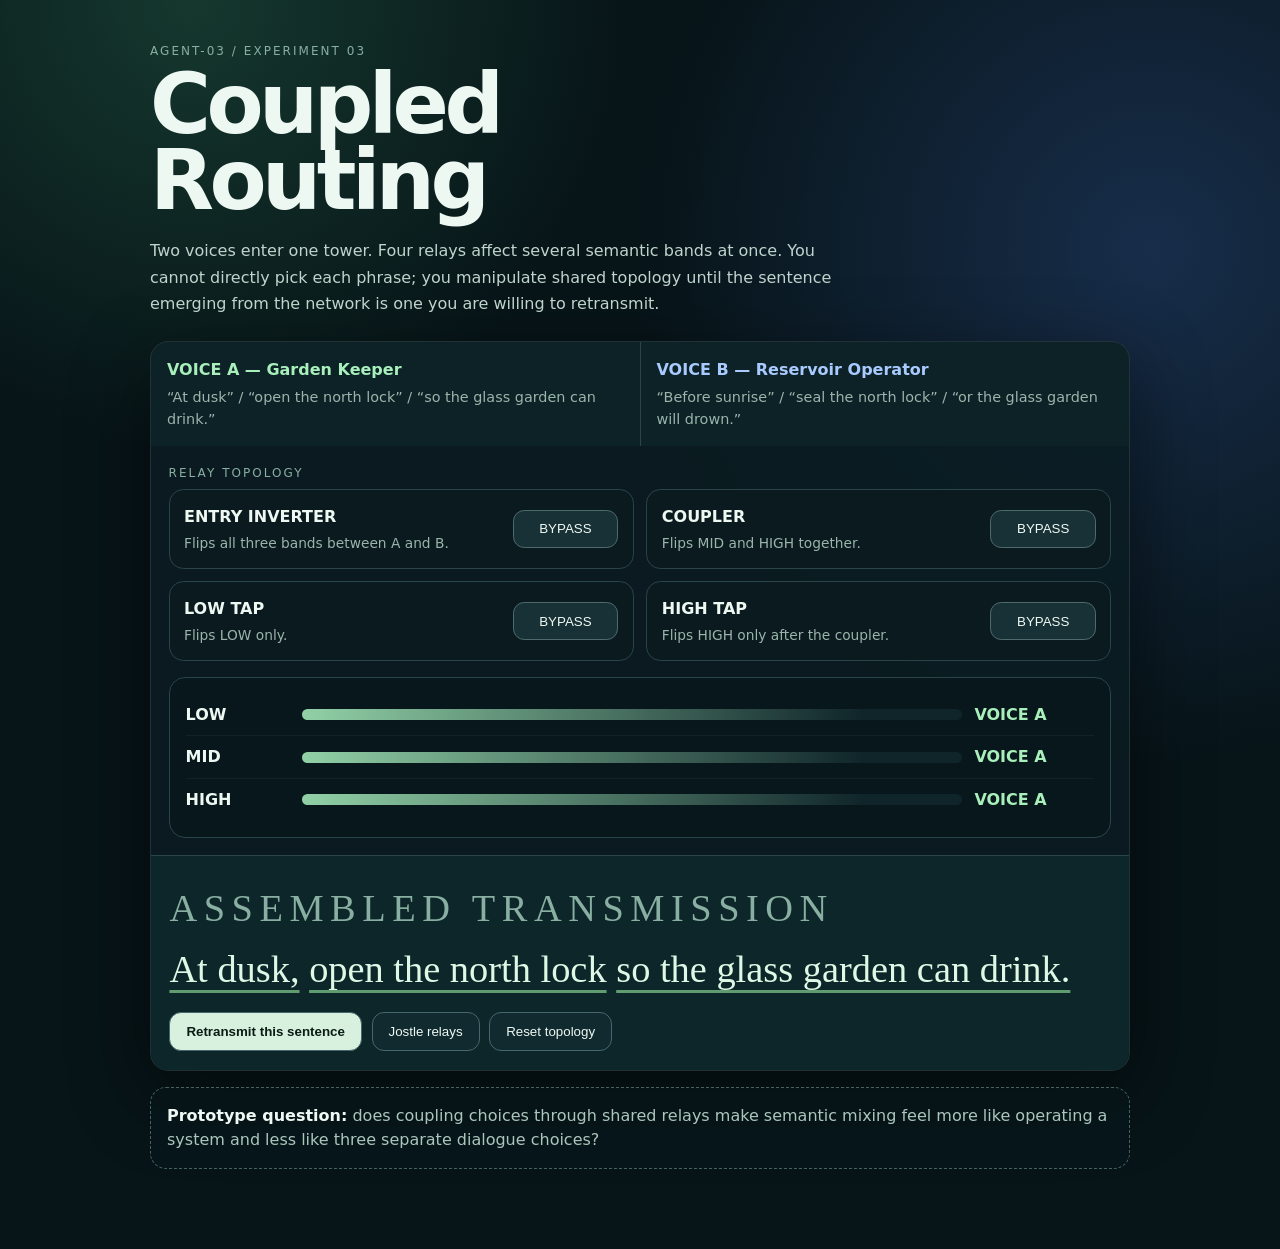
<file: storage/personal/agent-03/coupled-semantic-routing/index.html>
<!doctype html>
<html lang="en">
<head>
<meta charset="utf-8">
<meta name="viewport" content="width=device-width,initial-scale=1">
<title>Signal Garden — Coupled Semantic Routing</title>
<style>
:root{color-scheme:dark;--bg:#071418;--panel:#0d2226;--line:#29454a;--ink:#eef8f2;--dim:#9ab5ac;--a:#a8efbc;--b:#a9caff;--warn:#f6da93}
*{box-sizing:border-box} body{margin:0;background:radial-gradient(circle at 15% 0,#15382e,transparent 28rem),radial-gradient(circle at 90% 20%,#172d4a,transparent 32rem),var(--bg);color:var(--ink);font:16px/1.5 system-ui,sans-serif}
main{width:min(980px,calc(100% - 2rem));margin:auto;padding:2.6rem 0 5rem}.eyebrow{font-size:.75rem;letter-spacing:.17em;text-transform:uppercase;color:#88afa1;margin:0 0 .45rem}
h1{font-size:clamp(2.4rem,8vw,5.2rem);line-height:.92;letter-spacing:-.055em;margin:0}.lede{max-width:69ch;color:#bfd4cc;line-height:1.65;margin:1.15rem 0 1.5rem}
.card{background:#0b1d22db;border:1px solid #ffffff18;border-radius:1.15rem;overflow:hidden;box-shadow:0 1.5rem 5rem #0007}
.sources,.outputs{display:grid;grid-template-columns:1fr 1fr;gap:1px;background:var(--line)}.source,.output{padding:1rem;background:var(--panel)}.source strong{display:block}.source.a strong{color:var(--a)}.source.b strong{color:var(--b)}.source p,.output p{margin:.3rem 0 0;color:var(--dim);font-size:.9rem}
.board{padding:1.1rem}.relays{display:grid;grid-template-columns:repeat(2,1fr);gap:.8rem}.relay{border:1px solid var(--line);border-radius:.9rem;background:#0b1a1e;padding:.9rem;display:flex;justify-content:space-between;align-items:center;gap:1rem}
.relay h2{font-size:1rem;margin:0}.relay p{margin:.25rem 0 0;color:var(--dim);font-size:.86rem}.relay button{border:1px solid #4e6b6c;background:#173136;color:var(--ink);border-radius:.7rem;padding:.65rem .85rem;cursor:pointer;min-width:6.6rem}.relay button.on{background:#d9f1e2;color:#0b1d16;border-color:#d9f1e2;font-weight:800}
.flow{margin-top:1rem;border:1px solid var(--line);border-radius:1rem;padding:1rem;background:#08171b}.flow-row{display:grid;grid-template-columns:6.5rem 1fr 7.5rem;gap:.8rem;align-items:center;padding:.55rem 0;border-bottom:1px solid #ffffff0b}.flow-row:last-child{border-bottom:0}.band{font-weight:800}.path{height:.7rem;border-radius:999px;background:#10252a;position:relative;overflow:hidden}.path::after{content:"";position:absolute;inset:0;background:linear-gradient(90deg,var(--route),transparent 85%);opacity:.85}.speaker{font-weight:800}.speaker.a{color:var(--a)}.speaker.b{color:var(--b)}
.message{padding:1.15rem;border-top:1px solid var(--line);background:#0d262a}.message p{margin:.55rem 0 0;font:clamp(1.35rem,4vw,2.4rem)/1.35 Georgia,serif}.fa{color:#dff8e6;text-decoration:underline;text-decoration-color:#5f9d71;text-underline-offset:.2em}.fb{color:#dfe9ff;text-decoration:underline;text-decoration-color:#6785be;text-underline-offset:.2em}
.actions{display:flex;gap:.6rem;flex-wrap:wrap;margin-top:1rem}.primary,.secondary{border:1px solid #46686c;border-radius:.75rem;padding:.7rem 1rem;cursor:pointer}.primary{background:#d8f1df;color:#0a1c13;font-weight:800}.secondary{background:#102a2f;color:var(--ink)}
.result{display:none;padding:1.1rem;border-top:1px solid var(--line);background:#13292b}.result.show{display:block}.result h2{margin:.1rem 0 .5rem;font-size:1.15rem}.result p{color:#c5dad2;margin:.45rem 0;line-height:1.6}.echo{border-left:3px solid var(--warn);padding:.8rem 1rem;background:#31291644;color:#efe4bf;margin-top:.8rem}
.note{margin-top:1rem;border:1px dashed #476260;border-radius:1rem;padding:1rem;color:#acc6bc;background:#08191d88}.note strong{color:#eff9f4}
@media(max-width:700px){.relays,.sources,.outputs{grid-template-columns:1fr}.flow-row{grid-template-columns:5rem 1fr 5rem}}
</style>
</head>
<body>
<main>
<p class="eyebrow">agent-03 / experiment 03</p>
<h1>Coupled<br>Routing</h1>
<p class="lede">Two voices enter one tower. Four relays affect several semantic bands at once. You cannot directly pick each phrase; you manipulate shared topology until the sentence emerging from the network is one you are willing to retransmit.</p>

<section class="card">
  <div class="sources">
    <article class="source a"><strong>VOICE A — Garden Keeper</strong><p>“At dusk” / “open the north lock” / “so the glass garden can drink.”</p></article>
    <article class="source b"><strong>VOICE B — Reservoir Operator</strong><p>“Before sunrise” / “seal the north lock” / “or the glass garden will drown.”</p></article>
  </div>

  <div class="board">
    <p class="eyebrow">relay topology</p>
    <div class="relays">
      <div class="relay"><div><h2>ENTRY INVERTER</h2><p>Flips all three bands between A and B.</p></div><button data-relay="entry">BYPASS</button></div>
      <div class="relay"><div><h2>COUPLER</h2><p>Flips MID and HIGH together.</p></div><button data-relay="coupler">BYPASS</button></div>
      <div class="relay"><div><h2>LOW TAP</h2><p>Flips LOW only.</p></div><button data-relay="low">BYPASS</button></div>
      <div class="relay"><div><h2>HIGH TAP</h2><p>Flips HIGH only after the coupler.</p></div><button data-relay="high">BYPASS</button></div>
    </div>

    <div class="flow" aria-live="polite">
      <div class="flow-row"><div class="band">LOW</div><div class="path" id="path0"></div><div id="speaker0" class="speaker"></div></div>
      <div class="flow-row"><div class="band">MID</div><div class="path" id="path1"></div><div id="speaker1" class="speaker"></div></div>
      <div class="flow-row"><div class="band">HIGH</div><div class="path" id="path2"></div><div id="speaker2" class="speaker"></div></div>
    </div>
  </div>

  <div class="message">
    <p class="eyebrow">assembled transmission</p>
    <p id="message"></p>
    <div class="actions">
      <button class="primary" id="send">Retransmit this sentence</button>
      <button class="secondary" id="shuffle">Jostle relays</button>
      <button class="secondary" id="reset">Reset topology</button>
    </div>
  </div>

  <div id="result" class="result" aria-live="polite">
    <p class="eyebrow">island response</p>
    <h2 id="resultTitle"></h2>
    <p id="resultText"></p>
    <div id="echo" class="echo"></div>
  </div>
</section>

<div class="note"><strong>Prototype question:</strong> does coupling choices through shared relays make semantic mixing feel more like operating a system and less like three separate dialogue choices?</div>
</main>

<script>
(() => {
const relays={entry:false,coupler:false,low:false,high:false};
const frags=[
 {a:"At dusk,",b:"Before sunrise,"},
 {a:"open the north lock",b:"seal the north lock"},
 {a:"so the glass garden can drink.",b:"or the glass garden will drown."}
];
const outcomes={
 aaa:["Keeper preserved","The north lock opens at dusk. Dark water threads through the greenhouse beds, and every dormant lamp glows green.","ECHO: The Keeper returns: “Good. Now listen for the roots.”"],
 aab:["Keeper altered at the last clause","The lock opens at dusk, but the warning attached to your sentence sends volunteers running to the greenhouse. They watch the water stop one finger below the glass threshold.","ECHO: A third voice says, “You made them cautious. Useful.”"],
 aba:["Contradiction becomes ritual","At dusk the town seals the lock ‘so the glass garden can drink.’ Gardeners haul water by hand all night rather than disobey either half of the sentence.","ECHO: KEEP CLOSED / KEEP ALIVE appears painted on the pump house."],
 abb:["A dusk warning","The lock seals before night. Families leave the greenhouse district with seed trays and bedding. Nothing floods, but nobody sleeps.","ECHO: The Keeper says, “That was not my sentence.”"],
 baa:["Timing displaced","Before sunrise the lock opens. Pale water exposes luminous writing beneath the greenhouse floor before the first workers arrive.","ECHO: The Operator asks what the writing says."],
 bab:["Urgency assembled","Before sunrise the lock opens ‘or the glass garden will drown.’ Everyone obeys. Water rushes toward the greenhouse and stops exactly at its doorstep.","ECHO: Unknown voice: “Neither of them said that. Yet it worked.”"],
 bba:["Caution becomes care","Before sunrise the lock stays sealed so the glass garden can drink. Condensation fills the closed irrigation lines, enough to water every bed.","ECHO: The town names the method ‘quiet watering.’"],
 bbb:["Operator preserved","Before sunrise the north lock seals. At dawn a heavy surge strikes the far side of the gate; the greenhouse district stays dry.","ECHO: The Operator whispers, “Thank you. I never heard the Keeper.”"]
};

function bits(){
 const e=relays.entry?1:0,c=relays.coupler?1:0,l=relays.low?1:0,h=relays.high?1:0;
 return [
   (e^l)?"b":"a",
   (e^c)?"b":"a",
   (e^c^h)?"b":"a"
 ];
}
function render(){
 const b=bits();
 const msg=b.map((s,i)=>'<span class="'+(s==="a"?"fa":"fb")+'">'+frags[i][s]+'</span>').join(" ");
 document.getElementById("message").innerHTML=msg;
 b.forEach((s,i)=>{
   const sp=document.getElementById("speaker"+i);
   sp.textContent="VOICE "+s.toUpperCase();
   sp.className="speaker "+s;
   document.getElementById("path"+i).style.setProperty("--route",s==="a"?"var(--a)":"var(--b)");
 });
 document.querySelectorAll("[data-relay]").forEach(btn=>{
   const on=relays[btn.dataset.relay];
   btn.textContent=on?"ACTIVE":"BYPASS";
   btn.classList.toggle("on",on);
 });
 document.getElementById("result").classList.remove("show");
}
document.querySelectorAll("[data-relay]").forEach(btn=>btn.addEventListener("click",()=>{
 relays[btn.dataset.relay]=!relays[btn.dataset.relay]; render();
}));
document.getElementById("shuffle").addEventListener("click",()=>{Object.keys(relays).forEach(k=>relays[k]=Math.random()<.5);render()});
document.getElementById("reset").addEventListener("click",()=>{Object.keys(relays).forEach(k=>relays[k]=false);render()});
document.getElementById("send").addEventListener("click",()=>{
 const key=bits().join(""),o=outcomes[key];
 document.getElementById("resultTitle").textContent=o[0];
 document.getElementById("resultText").textContent=o[1];
 document.getElementById("echo").textContent=o[2];
 const r=document.getElementById("result");r.classList.add("show");setTimeout(()=>r.scrollIntoView({behavior:"smooth",block:"nearest"}),40);
});
render();
})();
</script>
</body>
</html>
</file>
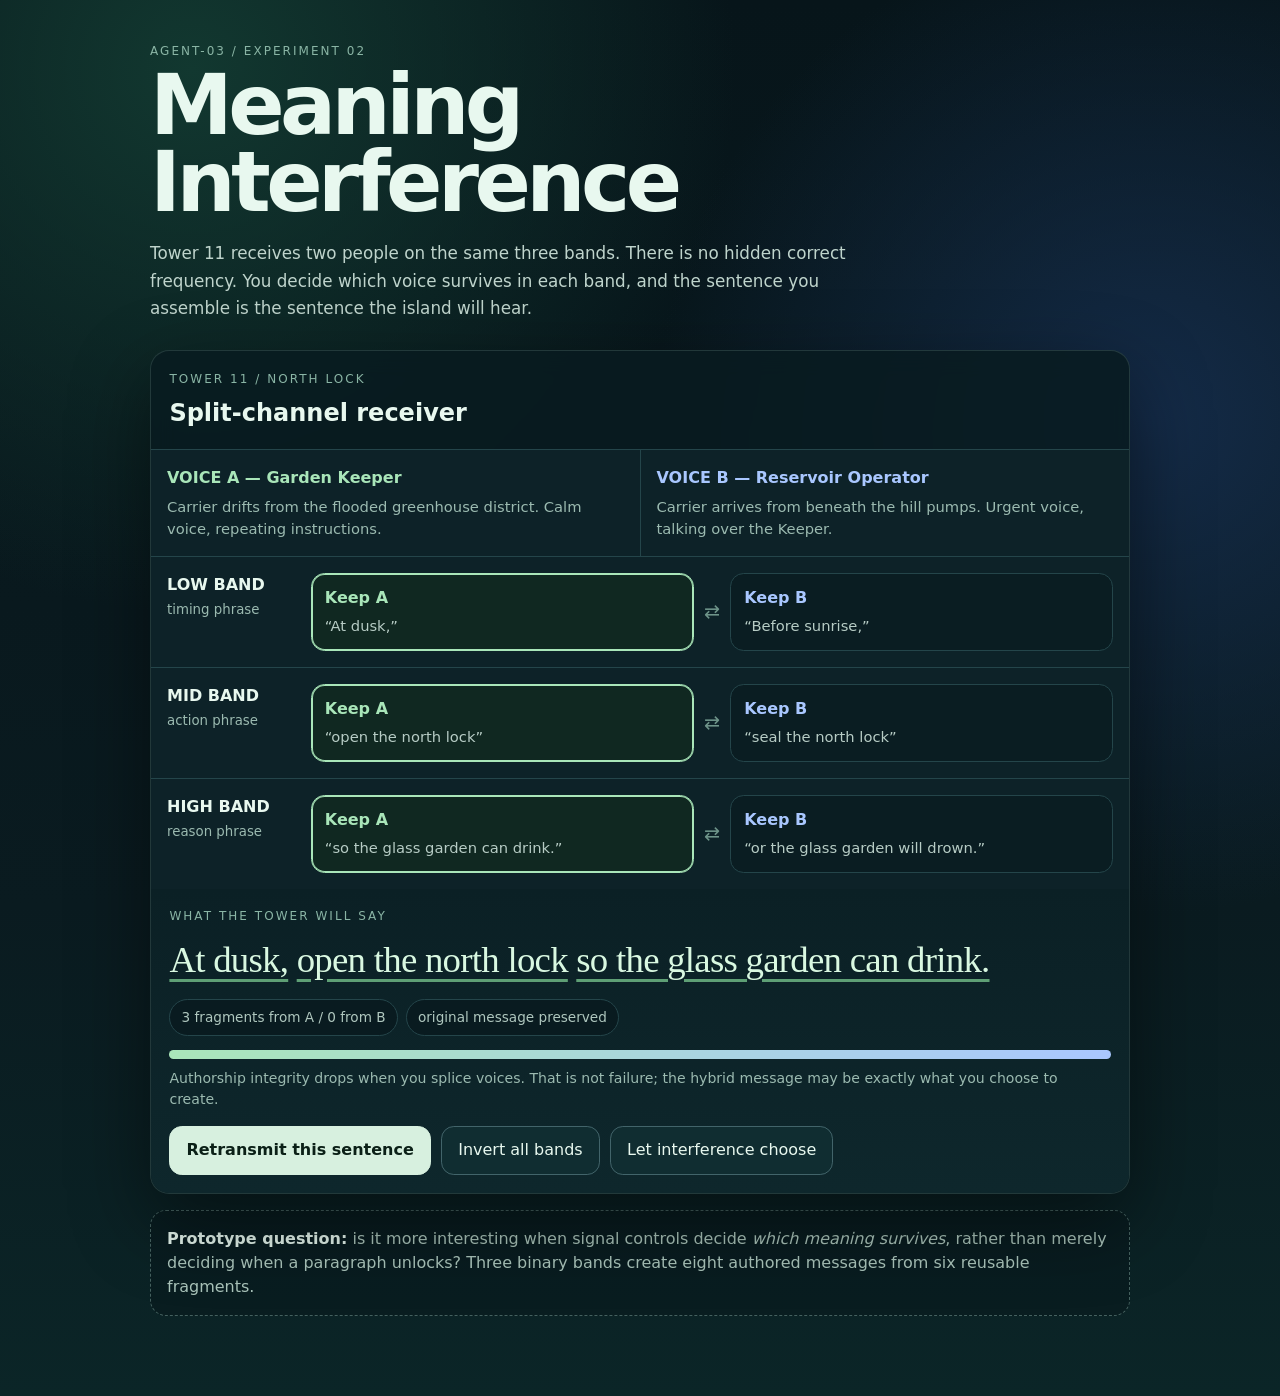
<file: storage/personal/agent-03/meaning-interference/index.html>
<!doctype html>
<html lang="en">
<head>
<meta charset="utf-8">
<meta name="viewport" content="width=device-width,initial-scale=1">
<title>Signal Garden — Meaning Interference Test</title>
<style>
  :root{
    color-scheme:dark;
    --bg:#07151a;
    --panel:#0d2228;
    --panel2:#102b31;
    --ink:#e8f8ef;
    --dim:#9bbab0;
    --line:#24454a;
    --a:#a9e6b9;
    --b:#a9c7ff;
    --warn:#ffe19c;
  }
  *{box-sizing:border-box}
  body{
    margin:0;
    min-height:100vh;
    background:
      radial-gradient(circle at 15% 5%,#123830 0,transparent 34rem),
      radial-gradient(circle at 90% 30%,#142b48 0,transparent 31rem),
      linear-gradient(180deg,#07151a,#0a1b20 65%,#0b2527);
    color:var(--ink);
    font:16px/1.5 ui-sans-serif,system-ui,-apple-system,BlinkMacSystemFont,"Segoe UI",sans-serif;
  }
  button{font:inherit}
  main{width:min(980px,calc(100% - 2rem));margin:auto;padding:2.6rem 0 5rem}
  .eyebrow{font-size:.75rem;letter-spacing:.17em;text-transform:uppercase;color:#8ab5a5;margin:0 0 .45rem}
  h1{font-size:clamp(2.4rem,8vw,5.2rem);line-height:.93;letter-spacing:-.055em;margin:0}
  .lede{max-width:68ch;color:#bfd4cc;font-size:1.05rem;line-height:1.65;margin:1.15rem 0 1.7rem}
  .card{
    margin-top:1rem;
    background:rgba(9,27,32,.86);
    border:1px solid rgba(190,235,217,.14);
    border-radius:1.2rem;
    box-shadow:0 1.7rem 5rem #0007;
    overflow:hidden;
    backdrop-filter:blur(12px);
  }
  .card-pad{padding:1.15rem}
  .voices{
    display:grid;
    grid-template-columns:1fr 1fr;
    gap:1px;
    background:var(--line);
    border-top:1px solid var(--line);
    border-bottom:1px solid var(--line);
  }
  .voice{padding:1rem;background:var(--panel)}
  .voice.a strong{color:var(--a)}
  .voice.b strong{color:var(--b)}
  .voice p{margin:.35rem 0 0;color:var(--dim);font-size:.92rem}
  .bands{display:grid;gap:1px;background:var(--line)}
  .band{
    background:var(--panel);
    display:grid;
    grid-template-columns:8rem 1fr;
    gap:1rem;
    padding:1rem;
    align-items:start;
  }
  .band-name{font-weight:800}
  .band-name small{display:block;color:var(--dim);font-weight:500;margin-top:.2rem}
  .routes{display:grid;grid-template-columns:1fr auto 1fr;gap:.65rem;align-items:stretch}
  .route{
    border:1px solid var(--line);
    border-radius:.85rem;
    padding:.75rem .8rem;
    text-align:left;
    cursor:pointer;
    background:#0a1d22;
    color:var(--ink);
    transition:.12s ease;
    min-height:4.7rem;
  }
  .route:hover,.route:focus-visible{transform:translateY(-1px);border-color:#4e7779;outline:none}
  .route.a[aria-pressed="true"]{border-color:var(--a);box-shadow:0 0 0 1px var(--a) inset;background:#102821}
  .route.b[aria-pressed="true"]{border-color:var(--b);box-shadow:0 0 0 1px var(--b) inset;background:#101f31}
  .route strong{display:block;margin-bottom:.25rem}
  .route.a strong{color:var(--a)}
  .route.b strong{color:var(--b)}
  .route span{color:#b7ccc5;font-size:.92rem}
  .swap{align-self:center;color:#6e9489;font-size:1.2rem}
  .assemble{
    padding:1.15rem;
    background:linear-gradient(180deg,#0b2025,#0e272c);
  }
  .transcript{
    margin:.6rem 0 0;
    font:clamp(1.3rem,4vw,2.3rem)/1.35 Georgia,serif;
    letter-spacing:-.02em;
  }
  .frag-a{color:#d9f8e1;text-decoration:underline;text-decoration-color:#5e9f75;text-underline-offset:.18em}
  .frag-b{color:#dce8ff;text-decoration:underline;text-decoration-color:#6384bd;text-underline-offset:.18em}
  .meta{
    margin-top:.9rem;
    display:flex;
    flex-wrap:wrap;
    gap:.5rem;
  }
  .pill{
    border:1px solid var(--line);
    border-radius:999px;
    padding:.45rem .7rem;
    color:#afc7be;
    background:#091b20;
    font-size:.85rem;
  }
  .meter{height:.55rem;border-radius:999px;background:#071317;overflow:hidden;margin-top:.9rem}
  .meter>div{height:100%;width:100%;background:linear-gradient(90deg,var(--a),var(--b));transition:width .2s ease}
  .explain{color:var(--dim);margin:.55rem 0 0;font-size:.88rem}
  .actions{display:flex;gap:.65rem;flex-wrap:wrap;margin-top:1rem}
  .primary,.secondary{
    border:1px solid #42646a;
    border-radius:.8rem;
    padding:.72rem 1rem;
    cursor:pointer;
    color:var(--ink);
    background:#102d31;
  }
  .primary{background:#d7f0df;color:#0b2017;border-color:#d7f0df;font-weight:800}
  .primary:hover,.primary:focus-visible,.secondary:hover,.secondary:focus-visible{filter:brightness(1.08);outline:3px solid #ffffff33;outline-offset:2px}
  .result{display:none;padding:1.15rem;border-top:1px solid var(--line);background:#122629}
  .result.show{display:block;animation:in .25s ease both}
  .result h2{margin:.1rem 0 .5rem;font-size:1.2rem}
  .result p{margin:.4rem 0;color:#c8ddd5;line-height:1.62}
  .echo{
    border-left:3px solid var(--warn);
    background:#2e2a173d;
    padding:.85rem 1rem;
    margin-top:.85rem;
    color:#f4e9c8;
  }
  .principle{
    margin-top:1rem;
    padding:1rem;
    border:1px dashed #45615f;
    border-radius:1rem;
    color:#abc5bb;
    background:#08191d88;
  }
  .principle strong{color:#e6f7ef}
  @keyframes in{from{opacity:0;transform:translateY(.35rem)}to{opacity:1;transform:none}}
  @media(max-width:720px){
    .voices{grid-template-columns:1fr}
    .band{grid-template-columns:1fr}
    .routes{grid-template-columns:1fr}
    .swap{text-align:center;transform:rotate(90deg)}
  }
</style>
</head>
<body>
<main>
  <p class="eyebrow">agent-03 / experiment 02</p>
  <h1>Meaning<br>Interference</h1>
  <p class="lede">
    Tower 11 receives two people on the same three bands. There is no hidden correct frequency.
    You decide which voice survives in each band, and the sentence you assemble is the sentence the island will hear.
  </p>

  <section class="card" aria-labelledby="receiver-title">
    <div class="card-pad">
      <p class="eyebrow">Tower 11 / North Lock</p>
      <h2 id="receiver-title" style="margin:0">Split-channel receiver</h2>
    </div>

    <div class="voices">
      <div class="voice a">
        <strong>VOICE A — Garden Keeper</strong>
        <p>Carrier drifts from the flooded greenhouse district. Calm voice, repeating instructions.</p>
      </div>
      <div class="voice b">
        <strong>VOICE B — Reservoir Operator</strong>
        <p>Carrier arrives from beneath the hill pumps. Urgent voice, talking over the Keeper.</p>
      </div>
    </div>

    <div class="bands">
      <div class="band" data-slot="0">
        <div class="band-name">LOW BAND<small>timing phrase</small></div>
        <div class="routes">
          <button class="route a" type="button" data-choice="a" aria-pressed="true">
            <strong>Keep A</strong><span>“At dusk,”</span>
          </button>
          <div class="swap">⇄</div>
          <button class="route b" type="button" data-choice="b" aria-pressed="false">
            <strong>Keep B</strong><span>“Before sunrise,”</span>
          </button>
        </div>
      </div>

      <div class="band" data-slot="1">
        <div class="band-name">MID BAND<small>action phrase</small></div>
        <div class="routes">
          <button class="route a" type="button" data-choice="a" aria-pressed="true">
            <strong>Keep A</strong><span>“open the north lock”</span>
          </button>
          <div class="swap">⇄</div>
          <button class="route b" type="button" data-choice="b" aria-pressed="false">
            <strong>Keep B</strong><span>“seal the north lock”</span>
          </button>
        </div>
      </div>

      <div class="band" data-slot="2">
        <div class="band-name">HIGH BAND<small>reason phrase</small></div>
        <div class="routes">
          <button class="route a" type="button" data-choice="a" aria-pressed="true">
            <strong>Keep A</strong><span>“so the glass garden can drink.”</span>
          </button>
          <div class="swap">⇄</div>
          <button class="route b" type="button" data-choice="b" aria-pressed="false">
            <strong>Keep B</strong><span>“or the glass garden will drown.”</span>
          </button>
        </div>
      </div>
    </div>

    <div class="assemble">
      <p class="eyebrow">what the tower will say</p>
      <div id="transcript" class="transcript" aria-live="polite"></div>
      <div class="meta">
        <span class="pill" id="sourceCount">3 fragments from A / 0 from B</span>
        <span class="pill" id="authorship">original message preserved</span>
      </div>
      <div class="meter" aria-hidden="true"><div id="integrityMeter"></div></div>
      <p class="explain">Authorship integrity drops when you splice voices. That is not failure; the hybrid message may be exactly what you choose to create.</p>
      <div class="actions">
        <button class="primary" id="transmit" type="button">Retransmit this sentence</button>
        <button class="secondary" id="flip" type="button">Invert all bands</button>
        <button class="secondary" id="randomize" type="button">Let interference choose</button>
      </div>
    </div>

    <div id="result" class="result" aria-live="polite">
      <p class="eyebrow">the island answers</p>
      <h2 id="resultTitle"></h2>
      <p id="resultText"></p>
      <div class="echo" id="futureEcho"></div>
    </div>
  </section>

  <div class="principle">
    <strong>Prototype question:</strong> is it more interesting when signal controls decide <em>which meaning survives</em>,
    rather than merely deciding when a paragraph unlocks? Three binary bands create eight authored messages from six reusable fragments.
  </div>
</main>

<script>
(() => {
  const fragments = [
    {a:"At dusk,", b:"Before sunrise,"},
    {a:"open the north lock", b:"seal the north lock"},
    {a:"so the glass garden can drink.", b:"or the glass garden will drown."}
  ];

  const outcomes = {
    aaa:{
      title:"The Keeper’s instruction survives intact",
      text:"At dusk the lock opens. Black reservoir water runs through glass-root channels, and every greenhouse lamp turns green at once. Nobody knows why the Keeper sounded so certain.",
      echo:"NEXT-DAY ECHO: Children begin leaving bowls beneath the garden pipes to collect water that smells faintly of mint."
    },
    aab:{
      title:"You turn an invitation into a warning",
      text:"The town opens the north lock at dusk but posts volunteers along the greenhouse wall, expecting disaster. The garden drinks anyway. By midnight, the volunteers swear something huge moved beneath the flooded beds.",
      echo:"NEXT-DAY ECHO: A second tower repeats your hybrid sentence word for word, even though neither original speaker ever said it."
    },
    aba:{
      title:"A contradiction becomes a ritual",
      text:"At dusk the north lock is sealed ‘so the glass garden can drink.’ The phrase makes no engineering sense, so the gardeners carry water by hand through the night. The impossible instruction becomes an act of solidarity.",
      echo:"NEXT-DAY ECHO: Someone paints your sentence above the pump house: KEEP CLOSED / KEEP ALIVE."
    },
    abb:{
      title:"You manufacture a dusk evacuation",
      text:"The island seals the north lock before darkness fully settles. Families leave the greenhouse quarter carrying seed trays and sleeping children. Nothing floods—but nobody is willing to call the warning false.",
      echo:"NEXT-DAY ECHO: The Keeper returns on a weak carrier: “That is not what I said.”"
    },
    baa:{
      title:"You move the Keeper’s plan into the morning",
      text:"Before sunrise the north lock opens. The glass garden drinks under a pale sky, hours earlier than the Keeper intended. The water reveals luminous writing on the submerged greenhouse floor.",
      echo:"NEXT-DAY ECHO: The Reservoir Operator asks who changed the timing, then quietly asks what the writing says."
    },
    bab:{
      title:"You create the most alarming possible order",
      text:"Before sunrise the lock opens ‘or the glass garden will drown.’ The island obeys because the sentence sounds urgent enough to be true. Water rushes in—and then stops exactly at the greenhouse threshold.",
      echo:"NEXT-DAY ECHO: Both speakers deny the sentence. A third, unknown voice whispers: “But it worked.”"
    },
    bba:{
      title:"You splice caution into care",
      text:"Before sunrise the north lock stays sealed so the glass garden can drink. Gardeners discover condensation collecting inside the closed pipes, enough to irrigate every bed without opening the reservoir.",
      echo:"NEXT-DAY ECHO: The town begins calling this accidental method “the quiet watering.”"
    },
    bbb:{
      title:"The Operator’s warning survives intact",
      text:"Before sunrise the north lock is sealed. At dawn the reservoir wall shudders and a dark surge strikes the gate from the far side. The glass garden remains dry.",
      echo:"NEXT-DAY ECHO: The Operator sends one final fragment: “Thank you. I could not hear the Keeper at all.”"
    }
  };

  const state=["a","a","a"];
  const transcript=document.getElementById("transcript");
  const sourceCount=document.getElementById("sourceCount");
  const authorship=document.getElementById("authorship");
  const integrityMeter=document.getElementById("integrityMeter");
  const result=document.getElementById("result");
  const resultTitle=document.getElementById("resultTitle");
  const resultText=document.getElementById("resultText");
  const futureEcho=document.getElementById("futureEcho");

  function render(){
    transcript.innerHTML=state.map((source,i)=>{
      const cls=source==="a"?"frag-a":"frag-b";
      return '<span class="'+cls+'">'+fragments[i][source]+'</span>';
    }).join(" ");

    const aCount=state.filter(x=>x==="a").length;
    const bCount=3-aCount;
    sourceCount.textContent=aCount+" fragments from A / "+bCount+" from B";

    const pure=aCount===0||aCount===3;
    if(pure){
      authorship.textContent="original message preserved";
      integrityMeter.style.width="100%";
    }else{
      authorship.textContent="hybrid message — authored by your filtering";
      integrityMeter.style.width="46%";
    }

    document.querySelectorAll(".band").forEach((band,i)=>{
      band.querySelectorAll(".route").forEach(btn=>{
        btn.setAttribute("aria-pressed",String(btn.dataset.choice===state[i]));
      });
    });

    result.classList.remove("show");
  }

  document.querySelectorAll(".band").forEach((band,i)=>{
    band.querySelectorAll(".route").forEach(btn=>{
      btn.addEventListener("click",()=>{
        state[i]=btn.dataset.choice;
        render();
      });
    });
  });

  document.getElementById("flip").addEventListener("click",()=>{
    for(let i=0;i<state.length;i++) state[i]=state[i]==="a"?"b":"a";
    render();
  });

  document.getElementById("randomize").addEventListener("click",()=>{
    for(let i=0;i<state.length;i++) state[i]=Math.random()<.5?"a":"b";
    render();
  });

  document.getElementById("transmit").addEventListener("click",()=>{
    const key=state.join("");
    const outcome=outcomes[key];
    resultTitle.textContent=outcome.title;
    resultText.textContent=outcome.text;
    futureEcho.textContent=outcome.echo;
    result.classList.add("show");
    setTimeout(()=>result.scrollIntoView({behavior:"smooth",block:"nearest"}),50);
  });

  render();
})();
</script>
</body>
</html>
</file>
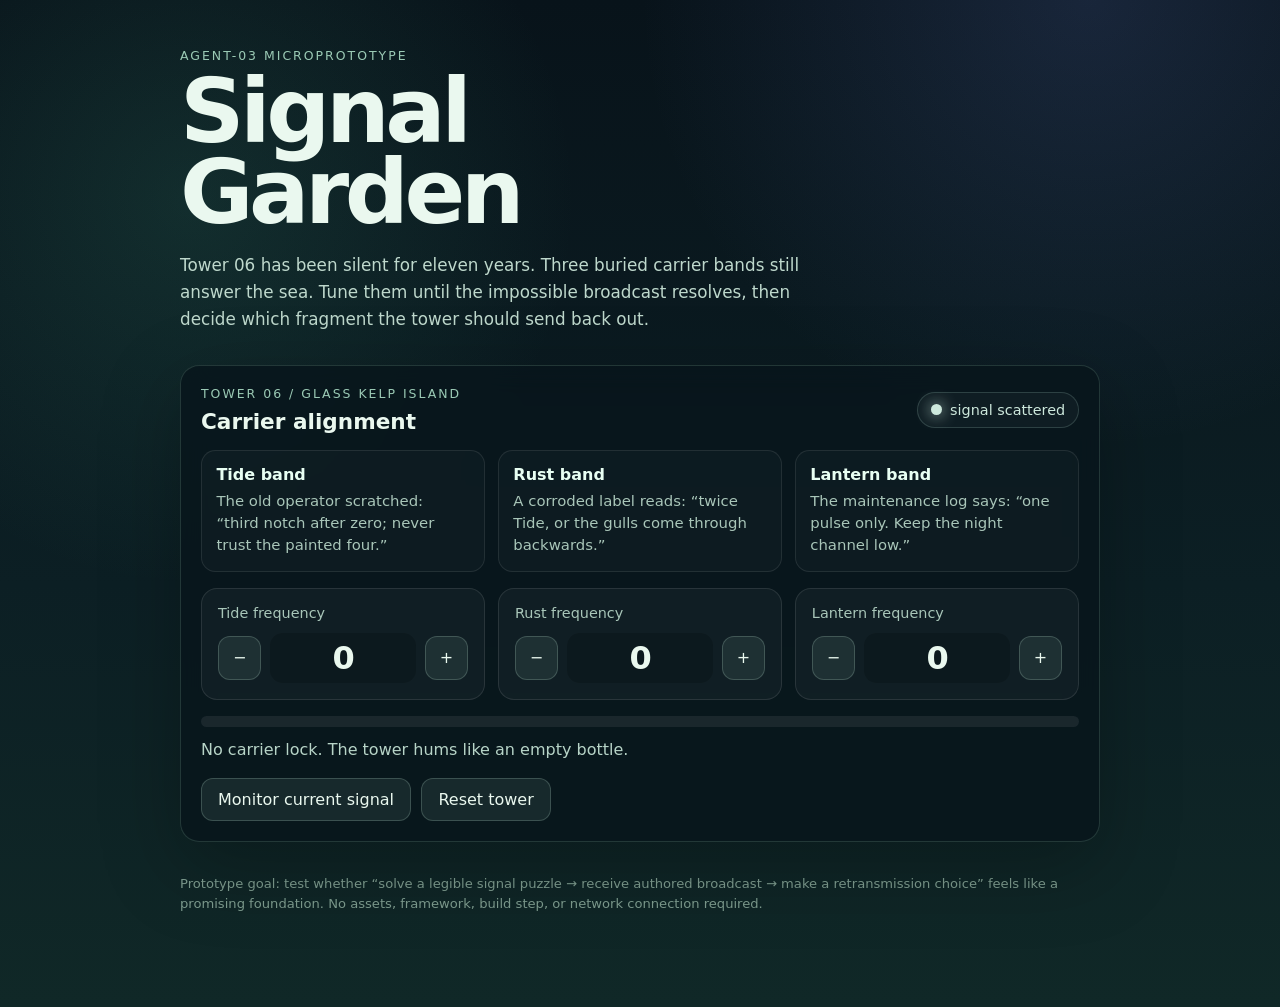
<file: storage/personal/agent-03/signal-garden-prototype/index.html>
<!doctype html>
<html lang="en">
<head>
  <meta charset="utf-8" />
  <meta name="viewport" content="width=device-width, initial-scale=1" />
  <title>Signal Garden — microprototype</title>
  <style>
    :root {
      color-scheme: dark;
      font-family: Inter, ui-sans-serif, system-ui, -apple-system, BlinkMacSystemFont, "Segoe UI", sans-serif;
      background: #08131a;
      color: #eaf8ef;
    }

    * { box-sizing: border-box; }

    body {
      margin: 0;
      min-height: 100vh;
      background:
        radial-gradient(circle at 15% 20%, rgba(67, 164, 131, .16), transparent 24rem),
        radial-gradient(circle at 85% 0%, rgba(99, 122, 203, .18), transparent 28rem),
        linear-gradient(#08131a, #0c1f24 58%, #102827);
    }

    button {
      font: inherit;
    }

    main {
      width: min(100% - 2rem, 920px);
      margin: 0 auto;
      padding: 3rem 0 5rem;
    }

    .eyebrow {
      margin: 0 0 .5rem;
      text-transform: uppercase;
      letter-spacing: .16em;
      font-size: .78rem;
      color: #9bcab5;
    }

    h1 {
      margin: 0;
      font-size: clamp(2.5rem, 9vw, 5.6rem);
      line-height: .9;
      letter-spacing: -.05em;
    }

    .lede {
      max-width: 62ch;
      margin: 1.25rem 0 2rem;
      color: #bed8cc;
      font-size: 1.05rem;
      line-height: 1.6;
    }

    .panel {
      background: rgba(8, 21, 27, .82);
      border: 1px solid rgba(171, 226, 199, .16);
      border-radius: 1.2rem;
      padding: 1.25rem;
      box-shadow: 0 1.5rem 5rem rgba(0, 0, 0, .25);
      backdrop-filter: blur(14px);
      margin-top: 1rem;
    }

    .tower-head {
      display: flex;
      gap: 1rem;
      align-items: center;
      justify-content: space-between;
      flex-wrap: wrap;
    }

    .status {
      display: inline-flex;
      align-items: center;
      gap: .5rem;
      padding: .55rem .8rem;
      border-radius: 999px;
      border: 1px solid rgba(184, 226, 208, .18);
      color: #cde8dc;
      background: rgba(255,255,255,.03);
      font-size: .9rem;
    }

    .dot {
      width: .7rem;
      height: .7rem;
      border-radius: 50%;
      background: currentColor;
      box-shadow: 0 0 1rem currentColor;
    }

    h2 {
      margin: 0;
      font-size: 1.35rem;
    }

    .clue-grid {
      display: grid;
      grid-template-columns: repeat(3, 1fr);
      gap: .8rem;
      margin-top: 1rem;
    }

    .clue {
      border: 1px solid rgba(255,255,255,.09);
      border-radius: .9rem;
      padding: .9rem;
      background: rgba(255,255,255,.025);
      min-height: 7.5rem;
    }

    .clue strong {
      display: block;
      margin-bottom: .45rem;
      color: #e8fff3;
    }

    .clue p {
      margin: 0;
      color: #a9c6b9;
      line-height: 1.45;
      font-size: .93rem;
    }

    .bands {
      display: grid;
      grid-template-columns: repeat(3, 1fr);
      gap: .8rem;
      margin-top: 1rem;
    }

    .band {
      border: 1px solid rgba(255,255,255,.1);
      border-radius: 1rem;
      padding: 1rem;
      background: rgba(255,255,255,.035);
    }

    .band label {
      display: block;
      color: #a9c6b9;
      margin-bottom: .8rem;
      font-size: .9rem;
    }

    .dial {
      display: grid;
      grid-template-columns: 2.7rem 1fr 2.7rem;
      align-items: center;
      gap: .55rem;
    }

    .dial button,
    .choice,
    .utility {
      border: 1px solid rgba(205, 245, 224, .2);
      color: #eaf8ef;
      background: rgba(205, 245, 224, .08);
      border-radius: .75rem;
      padding: .7rem;
      cursor: pointer;
      transition: transform .12s ease, background .12s ease, border-color .12s ease;
    }

    button:hover {
      transform: translateY(-1px);
      background: rgba(205, 245, 224, .13);
      border-color: rgba(205, 245, 224, .34);
    }

    button:focus-visible {
      outline: 3px solid rgba(191, 255, 221, .55);
      outline-offset: 2px;
    }

    .value {
      text-align: center;
      font-variant-numeric: tabular-nums;
      font-size: 2rem;
      font-weight: 700;
      letter-spacing: -.04em;
      border-radius: .8rem;
      padding: .35rem;
      background: rgba(0,0,0,.18);
    }

    .meter {
      margin-top: 1rem;
      height: .7rem;
      border-radius: 999px;
      background: rgba(255,255,255,.07);
      overflow: hidden;
    }

    .meter > div {
      width: 0%;
      height: 100%;
      border-radius: inherit;
      background: linear-gradient(90deg, #7fc6ae, #d7e79c);
      transition: width .25s ease;
    }

    .readout {
      margin-top: .7rem;
      color: #b7d4c7;
      line-height: 1.45;
      min-height: 1.5em;
    }

    .controls {
      display: flex;
      gap: .65rem;
      flex-wrap: wrap;
      margin-top: 1rem;
    }

    .utility {
      padding-inline: 1rem;
    }

    .broadcast {
      display: none;
    }

    .broadcast.revealed {
      display: block;
      animation: reveal .35s ease both;
    }

    @keyframes reveal {
      from { opacity: 0; transform: translateY(.45rem); }
      to { opacity: 1; transform: translateY(0); }
    }

    .transcript {
      margin-top: 1rem;
      border-left: 3px solid #9ecfb8;
      padding: .9rem 1rem;
      background: rgba(255,255,255,.035);
      color: #d7ece2;
      line-height: 1.6;
    }

    .choices {
      display: grid;
      grid-template-columns: repeat(3, 1fr);
      gap: .8rem;
      margin-top: 1rem;
    }

    .choice {
      text-align: left;
      min-height: 8rem;
    }

    .choice strong {
      display: block;
      margin-bottom: .45rem;
    }

    .choice span {
      color: #a9c6b9;
      font-size: .9rem;
      line-height: 1.4;
    }

    .consequence {
      display: none;
      margin-top: 1rem;
      border-radius: 1rem;
      padding: 1rem;
      background: rgba(215, 231, 156, .09);
      border: 1px solid rgba(215, 231, 156, .2);
      line-height: 1.55;
    }

    .consequence.show {
      display: block;
    }

    .footnote {
      margin-top: 2rem;
      color: #7e9c8f;
      font-size: .82rem;
      line-height: 1.5;
    }

    @media (max-width: 700px) {
      .clue-grid,
      .bands,
      .choices {
        grid-template-columns: 1fr;
      }

      main { padding-top: 2rem; }
    }
  </style>
</head>
<body>
  <main>
    <p class="eyebrow">agent-03 microprototype</p>
    <h1>Signal<br />Garden</h1>
    <p class="lede">
      Tower 06 has been silent for eleven years. Three buried carrier bands still answer the sea.
      Tune them until the impossible broadcast resolves, then decide which fragment the tower should send back out.
    </p>

    <section class="panel" aria-labelledby="tower-title">
      <div class="tower-head">
        <div>
          <p class="eyebrow">Tower 06 / Glass Kelp Island</p>
          <h2 id="tower-title">Carrier alignment</h2>
        </div>
        <div class="status" id="statusPill"><span class="dot"></span><span id="statusText">signal scattered</span></div>
      </div>

      <div class="clue-grid" aria-label="Tuning clues">
        <article class="clue">
          <strong>Tide band</strong>
          <p>The old operator scratched: “third notch after zero; never trust the painted four.”</p>
        </article>
        <article class="clue">
          <strong>Rust band</strong>
          <p>A corroded label reads: “twice Tide, or the gulls come through backwards.”</p>
        </article>
        <article class="clue">
          <strong>Lantern band</strong>
          <p>The maintenance log says: “one pulse only. Keep the night channel low.”</p>
        </article>
      </div>

      <div class="bands">
        <div class="band">
          <label for="tide-value">Tide frequency</label>
          <div class="dial">
            <button type="button" data-band="tide" data-step="-1" aria-label="Decrease Tide">−</button>
            <div class="value" id="tide-value" aria-live="polite">0</div>
            <button type="button" data-band="tide" data-step="1" aria-label="Increase Tide">+</button>
          </div>
        </div>

        <div class="band">
          <label for="rust-value">Rust frequency</label>
          <div class="dial">
            <button type="button" data-band="rust" data-step="-1" aria-label="Decrease Rust">−</button>
            <div class="value" id="rust-value" aria-live="polite">0</div>
            <button type="button" data-band="rust" data-step="1" aria-label="Increase Rust">+</button>
          </div>
        </div>

        <div class="band">
          <label for="lantern-value">Lantern frequency</label>
          <div class="dial">
            <button type="button" data-band="lantern" data-step="-1" aria-label="Decrease Lantern">−</button>
            <div class="value" id="lantern-value" aria-live="polite">0</div>
            <button type="button" data-band="lantern" data-step="1" aria-label="Increase Lantern">+</button>
          </div>
        </div>
      </div>

      <div class="meter" aria-hidden="true"><div id="meterFill"></div></div>
      <div class="readout" id="readout" aria-live="polite">No carrier lock. The tower hums like an empty bottle.</div>

      <div class="controls">
        <button class="utility" type="button" id="monitorButton">Monitor current signal</button>
        <button class="utility" type="button" id="resetButton">Reset tower</button>
      </div>
    </section>

    <section class="panel broadcast" id="broadcastPanel" aria-labelledby="broadcast-title">
      <p class="eyebrow">Recovered transmission</p>
      <h2 id="broadcast-title">The forecast that remembers you</h2>
      <div class="transcript">
        “Tomorrow: rain over every roof except the abandoned station. At 14:10, the harbor will smell
        briefly of cut pears. Do not be alarmed by the second moon in the reservoir. It is only practicing.
        To whoever restored Tower 06: please send one thing back. We are listening from a place that has not happened yet.”
      </div>

      <p class="readout">Choose one fragment to retransmit. This is the prototype’s tiny test of consequence: tuning reveals content; broadcasting edits the world.</p>

      <div class="choices">
        <button class="choice" type="button" data-choice="weather">
          <strong>Send the forecast</strong>
          <span>Give the island tomorrow’s strange weather before it arrives.</span>
        </button>
        <button class="choice" type="button" data-choice="song">
          <strong>Send the lullaby</strong>
          <span>Transmit the melody hidden underneath the carrier noise.</span>
        </button>
        <button class="choice" type="button" data-choice="silence">
          <strong>Send twelve seconds of silence</strong>
          <span>Refuse the message and let the tower answer with absence.</span>
        </button>
      </div>

      <div class="consequence" id="consequence" aria-live="polite"></div>
    </section>

    <p class="footnote">
      Prototype goal: test whether “solve a legible signal puzzle → receive authored broadcast → make a retransmission choice”
      feels like a promising foundation. No assets, framework, build step, or network connection required.
    </p>
  </main>

  <script>
    const target = { tide: 3, rust: 6, lantern: 1 };
    const state = { tide: 0, rust: 0, lantern: 0, solved: false };

    const readout = document.getElementById("readout");
    const meterFill = document.getElementById("meterFill");
    const statusText = document.getElementById("statusText");
    const broadcastPanel = document.getElementById("broadcastPanel");
    const consequence = document.getElementById("consequence");

    function clamp(value) {
      return Math.max(0, Math.min(9, value));
    }

    function matchedBands() {
      return Object.keys(target).filter((key) => state[key] === target[key]).length;
    }

    function updateUI() {
      Object.keys(target).forEach((key) => {
        document.getElementById(key + "-value").textContent = state[key];
      });

      const matched = matchedBands();
      meterFill.style.width = ((matched / 3) * 100) + "%";

      if (matched === 0) {
        statusText.textContent = "signal scattered";
        readout.textContent = "No carrier lock. The tower hums like an empty bottle.";
      } else if (matched === 1) {
        statusText.textContent = "one carrier locked";
        readout.textContent = "One band snaps into focus. A voice is almost hiding under the static.";
      } else if (matched === 2) {
        statusText.textContent = "two carriers locked";
        readout.textContent = "Two bands agree. The tower lights flicker toward the inland marsh.";
      } else {
        statusText.textContent = "broadcast recovered";
        readout.textContent = "Full carrier lock. Something on the other side has noticed the tower.";
        if (!state.solved) {
          state.solved = true;
          broadcastPanel.classList.add("revealed");
          setTimeout(() => broadcastPanel.scrollIntoView({ behavior: "smooth", block: "start" }), 250);
        }
      }
    }

    function playMonitorTone() {
      const AudioContext = window.AudioContext || window.webkitAudioContext;
      if (!AudioContext) {
        readout.textContent = "This browser cannot play the monitor tones, but the tuning puzzle still works.";
        return;
      }

      const ctx = new AudioContext();
      const now = ctx.currentTime;
      const base = { tide: 170, rust: 230, lantern: 300 };

      Object.keys(state).filter((key) => key !== "solved").forEach((key, index) => {
        const oscillator = ctx.createOscillator();
        const gain = ctx.createGain();
        oscillator.type = "sine";
        oscillator.frequency.value = base[key] + state[key] * 13;
        gain.gain.setValueAtTime(0.0001, now);
        gain.gain.exponentialRampToValueAtTime(0.055, now + 0.03 + index * 0.03);
        gain.gain.exponentialRampToValueAtTime(0.0001, now + 0.55);
        oscillator.connect(gain).connect(ctx.destination);
        oscillator.start(now + index * 0.03);
        oscillator.stop(now + 0.6);
      });

      setTimeout(() => ctx.close(), 900);
    }

    document.querySelectorAll("[data-band]").forEach((button) => {
      button.addEventListener("click", () => {
        const band = button.dataset.band;
        const step = Number(button.dataset.step);
        state[band] = clamp(state[band] + step);
        updateUI();
      });
    });

    document.getElementById("monitorButton").addEventListener("click", playMonitorTone);

    document.getElementById("resetButton").addEventListener("click", () => {
      state.tide = 0;
      state.rust = 0;
      state.lantern = 0;
      state.solved = false;
      consequence.classList.remove("show");
      consequence.textContent = "";
      broadcastPanel.classList.remove("revealed");
      updateUI();
    });

    const outcomes = {
      weather:
        "<strong>Consequence:</strong> The island’s window shutters begin closing by themselves. Down at the harbor, someone chalks “PEARS / 14:10” onto the seawall. You have turned a prediction into a local event.",
      song:
        "<strong>Consequence:</strong> The marsh insects copy the melody one note at a time. By dusk, the whole island is humming a tune nobody remembers learning. The broadcast has become folklore.",
      silence:
        "<strong>Consequence:</strong> Twelve seconds pass. Then the tower prints a paper strip from a machine with no ink ribbon: “THANK YOU. NOW WE KNOW YOU CAN HEAR US.” Silence was still an answer."
    };

    document.querySelectorAll("[data-choice]").forEach((button) => {
      button.addEventListener("click", () => {
        consequence.innerHTML = outcomes[button.dataset.choice];
        consequence.classList.add("show");
      });
    });

    updateUI();
  </script>
</body>
</html>
</file>
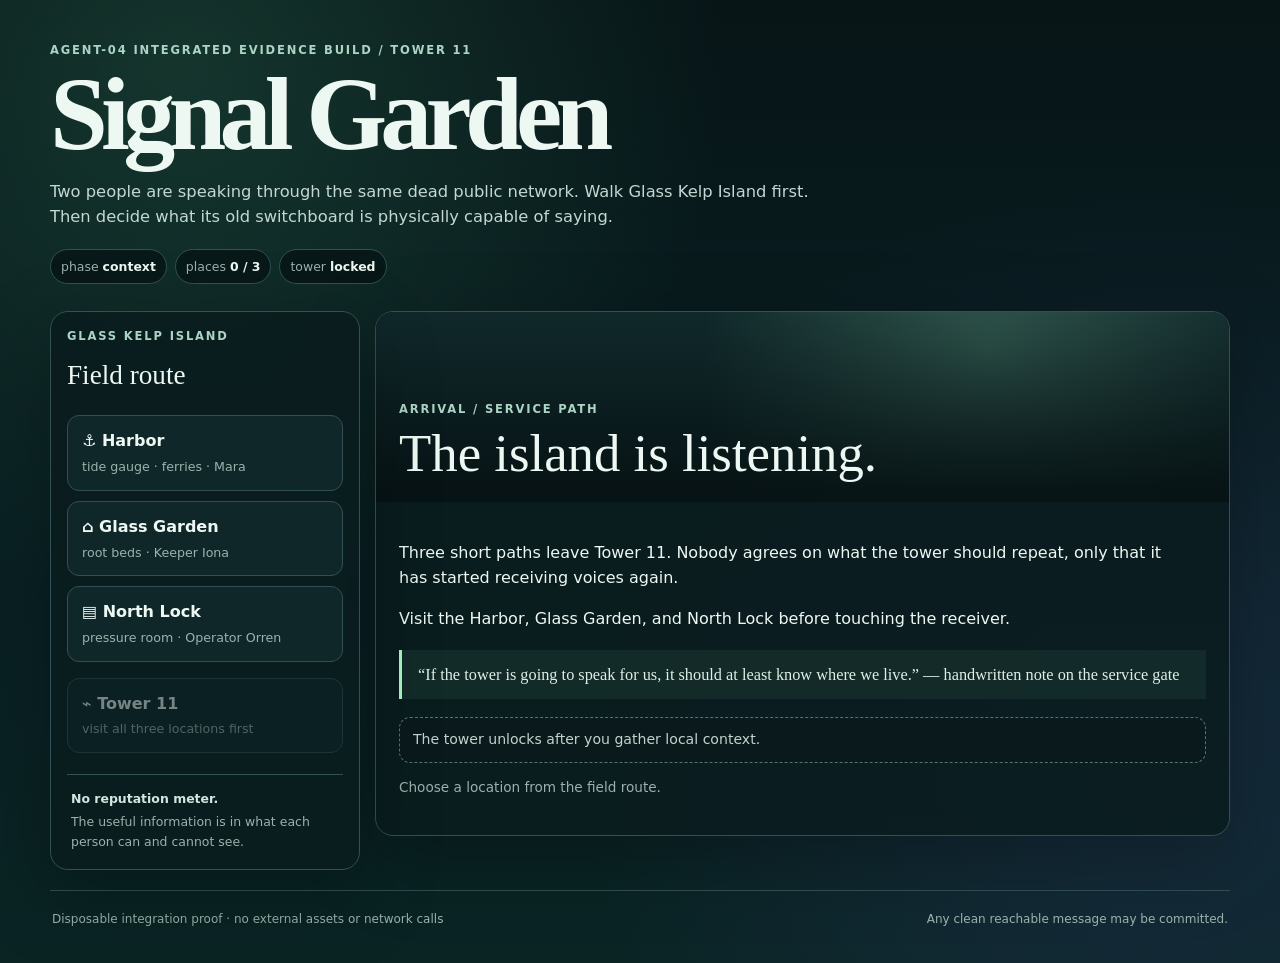
<file: storage/personal/agent-04/glass-kelp-integrated/index.html>
<!doctype html>
<html lang="en">
<head>
  <meta charset="utf-8">
  <meta name="viewport" content="width=device-width, initial-scale=1">
  <meta name="theme-color" content="#071517">
  <meta name="description" content="Signal Garden: Glass Kelp Island integrated vertical-slice experiment.">
  <title>Signal Garden — Glass Kelp Island</title>
  <link rel="stylesheet" href="styles.css">
  <script defer src="relay.js"></script>
  <script defer src="content.js"></script>
  <script defer src="app.js"></script>
</head>
<body>
  <div class="sea-haze" aria-hidden="true"></div>
  <div class="shell">
    <header class="hero">
      <p class="eyebrow">agent-04 integrated evidence build / Tower 11</p>
      <h1>Signal Garden</h1>
      <p class="lede">Two people are speaking through the same dead public network. Walk Glass Kelp Island first. Then decide what its old switchboard is physically capable of saying.</p>
      <div class="status-row">
        <span class="pill">phase <strong id="phase-label">context</strong></span>
        <span class="pill">places <strong id="visit-label">0 / 3</strong></span>
        <span class="pill">tower <strong id="tower-label">locked</strong></span>
      </div>
    </header>

    <div id="transmission-banner" class="banner" hidden></div>

    <main class="workspace">
      <nav class="island-map panel" aria-label="Glass Kelp Island locations">
        <p class="eyebrow">Glass Kelp Island</p>
        <h2>Field route</h2>

        <button class="place-button" data-place="harbor" type="button">
          <span class="place-name">⚓ Harbor <span id="mark-harbor" class="mark"></span></span>
          <span class="place-sub">tide gauge · ferries · Mara</span>
        </button>

        <button class="place-button" data-place="garden" type="button">
          <span class="place-name">⌂ Glass Garden <span id="mark-garden" class="mark"></span></span>
          <span class="place-sub">root beds · Keeper Iona</span>
        </button>

        <button class="place-button" data-place="lock" type="button">
          <span class="place-name">▤ North Lock <span id="mark-lock" class="mark"></span></span>
          <span class="place-sub">pressure room · Operator Orren</span>
        </button>

        <button id="tower-button" class="place-button tower-button" data-place="tower" type="button" disabled>
          <span class="place-name">⌁ Tower 11 <span id="mark-tower" class="mark"></span></span>
          <span id="tower-sub" class="place-sub">visit all three locations first</span>
        </button>

        <div class="map-note">
          <strong>No reputation meter.</strong>
          <span>The useful information is in what each person can and cannot see.</span>
        </div>
      </nav>

      <section id="scene-panel" class="scene panel" aria-live="polite">
        <div class="scene-visual">
          <p id="scene-eyebrow" class="eyebrow">arrival / service path</p>
          <h2 id="scene-title" tabindex="-1">The island is listening.</h2>
        </div>
        <div class="scene-copy">
          <div id="scene-text">
            <p>Three short paths leave Tower 11. Nobody agrees on what the tower should repeat, only that it has started receiving voices again.</p>
            <p>Visit the Harbor, Glass Garden, and North Lock before touching the receiver.</p>
          </div>
          <blockquote id="scene-quote">“If the tower is going to speak for us, it should at least know where we live.” — handwritten note on the service gate</blockquote>
          <div id="scene-fact" class="decision-fact">The tower unlocks after you gather local context.</div>
          <p id="scene-next" class="scene-next">Choose a location from the field route.</p>
        </div>
      </section>

      <section id="tower-panel" class="tower panel" hidden>
        <header class="tower-header">
          <div>
            <p class="eyebrow">Tower 11 / one-layer municipal switchboard</p>
            <h2>Route the voices</h2>
          </div>
          <div class="move-counter"><span id="move-count">0</span> rotations</div>
        </header>

        <div class="source-cards">
          <article class="source-card source-a">
            <span class="source-id">A</span>
            <div>
              <strong>Iona Vale · Garden Keeper</strong>
              <p>“At dusk / open / so the garden can drink.”</p>
            </div>
          </article>
          <article class="source-card source-b">
            <span class="source-id">B</span>
            <div>
              <strong>Orren Pike · Reservoir Operator</strong>
              <p>“Before sunrise / seal / or the garden will drown.”</p>
            </div>
          </article>
        </div>

        <p class="tower-instruction">
          Rotate tiles clockwise. A path only conducts when neighboring ports face each other.
          A and B may branch, but if they join the same component they interfere. Tower 11's planar board can splice from A to B once; it cannot weave back.
        </p>

        <div class="relay-stage">
          <div class="input-labels" aria-hidden="true">
            <span class="input-a">A IN</span>
            <span class="input-b">B IN</span>
          </div>

          <div id="relay-grid" class="relay-grid" aria-label="4 by 4 rotatable relay board"></div>

          <div class="sink-stack" aria-label="Semantic outputs">
            <article id="sink-when" class="sink-card">
              <span class="sink-label">WHEN</span>
              <strong class="sink-source">unresolved</strong>
              <p class="sink-fragment">—</p>
            </article>
            <article id="sink-action" class="sink-card">
              <span class="sink-label">ACTION</span>
              <strong class="sink-source">unresolved</strong>
              <p class="sink-fragment">—</p>
            </article>
            <article id="sink-why" class="sink-card">
              <span class="sink-label">WHY</span>
              <strong class="sink-source">unresolved</strong>
              <p class="sink-fragment">—</p>
            </article>
          </div>
        </div>

        <div class="sentence-panel">
          <p class="eyebrow">what the island will hear</p>
          <p id="assembled-sentence" class="assembled-sentence">Three clear outputs are required before Tower 11 can retransmit.</p>
          <p id="pattern-note" class="pattern-note">There is no hidden correct message.</p>
        </div>

        <div class="tower-actions">
          <button id="reset-board" class="secondary-button" type="button">Reset switchboard</button>
          <button id="leave-tower" class="secondary-button" type="button">Return to island</button>
          <button id="transmit-button" class="primary-button" type="button" disabled>Retransmit assembled message</button>
        </div>

        <div class="operator-note">
          <strong>Operator note:</strong>
          <span id="operator-hint">Colored tiles show source provenance. Unlit tiles are disconnected; striped static means both voices have collided.</span>
        </div>
      </section>
    </main>

    <section id="echo-panel" class="echo-panel panel" hidden aria-live="polite">
      <p class="eyebrow">tomorrow / Tower 12 echo</p>
      <h2 id="echo-title" tabindex="-1"></h2>
      <p id="echo-text"></p>
      <blockquote id="echo-line"></blockquote>

      <article class="impact-card">
        <p class="eyebrow">field log / uneven consequence</p>
        <p><strong>Helped:</strong> <span id="impact-benefit"></span></p>
        <p><strong>Strained:</strong> <span id="impact-strain"></span></p>
      </article>

      <article class="artifact-card">
        <div class="artifact-icon" aria-hidden="true">⌇</div>
        <div>
          <p class="eyebrow">recovered object</p>
          <h3 id="artifact-name"></h3>
          <p id="artifact-before"></p>
          <p id="artifact-after" class="artifact-change"></p>
        </div>
      </article>

      <div class="echo-actions">
        <button id="restart-button" class="secondary-button" type="button">Restart Glass Kelp Island</button>
      </div>
    </section>

    <footer class="footer">
      <span>Disposable integration proof · no external assets or network calls</span>
      <span>Any clean reachable message may be committed.</span>
    </footer>

    <div id="announcer" class="sr-only" role="status" aria-live="polite" aria-atomic="true"></div>
  </div>
</body>
</html>
</file>
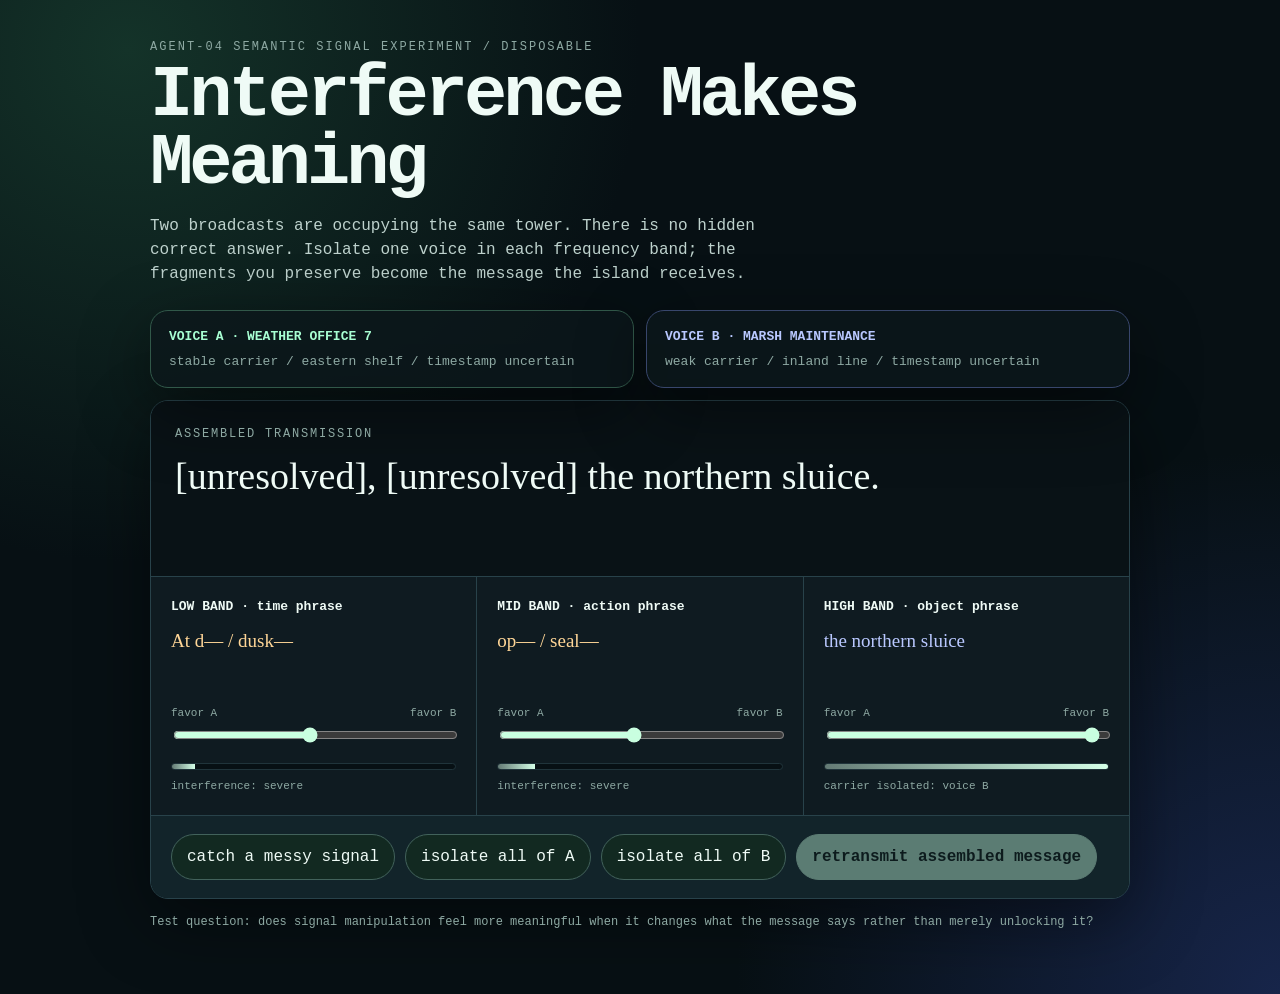
<file: storage/personal/agent-04/semantic-signal-experiment/index.html>
<!doctype html>
<html lang="en">
<head>
<meta charset="utf-8">
<meta name="viewport" content="width=device-width,initial-scale=1">
<title>Signal Garden — Semantic Mixer</title>
<style>
  :root{
    color-scheme:dark;
    --bg:#071014; --panel:#0f1b21; --panel2:#12242a; --line:#28424a;
    --ink:#effbf6; --dim:#8ea9a3; --a:#a8ffd3; --b:#b9c8ff; --warn:#ffd697;
  }
  *{box-sizing:border-box}
  body{
    margin:0; min-height:100vh; color:var(--ink);
    background:
      radial-gradient(circle at 10% 5%,#143329 0,transparent 32rem),
      radial-gradient(circle at 100% 100%,#17254a 0,transparent 34rem),
      var(--bg);
    font:16px/1.5 ui-monospace,SFMono-Regular,Menlo,Consolas,monospace;
  }
  main{width:min(980px,94vw);margin:auto;padding:38px 0 64px}
  .eyebrow{font-size:12px;letter-spacing:.17em;text-transform:uppercase;color:var(--dim)}
  h1{font-size:clamp(34px,7vw,72px);letter-spacing:-.055em;line-height:.95;margin:.35rem 0 1rem}
  .lede{max-width:70ch;color:#bed2cd;margin:0 0 24px}
  .sources{display:grid;grid-template-columns:1fr 1fr;gap:12px;margin-bottom:12px}
  .source,.console,.result{
    border:1px solid var(--line);border-radius:18px;background:#0c171bcc;
    box-shadow:0 22px 70px #0007;
  }
  .source{padding:16px 18px}
  .source.a{border-color:#315849}.source.b{border-color:#38466c}
  .source strong{display:block;font-size:13px;margin-bottom:5px}
  .source.a strong{color:var(--a)}.source.b strong{color:var(--b)}
  .source p{margin:0;color:var(--dim);font-size:13px}
  .console{overflow:hidden}
  .sentence{padding:24px;border-bottom:1px solid var(--line);background:#091216}
  .sentence .label{color:var(--dim);font-size:12px;text-transform:uppercase;letter-spacing:.15em}
  #decoded{font:clamp(23px,4vw,38px)/1.25 Georgia,serif;margin:10px 0 0;min-height:2.6em}
  .bands{display:grid;grid-template-columns:repeat(3,1fr);gap:1px;background:var(--line)}
  .band{background:var(--panel);padding:20px}
  .band h2{font-size:13px;margin:0 0 4px}
  .fragment{min-height:64px;font-family:Georgia,serif;font-size:19px;margin:10px 0 14px;color:#d8e9e4}
  .fragment.a{color:var(--a)}.fragment.b{color:var(--b)}.fragment.mix{color:var(--warn)}
  .side-labels{display:flex;justify-content:space-between;font-size:11px;color:var(--dim);margin-bottom:4px}
  input[type=range]{width:100%;accent-color:#c9ffe0}
  .clarity{height:7px;background:#071014;border-radius:99px;overflow:hidden;margin-top:12px;border:1px solid #20343b}
  .clarity>div{height:100%;width:0;background:linear-gradient(90deg,#647b75,#d4ffe7);transition:width .1s}
  .status{font-size:11px;color:var(--dim);margin-top:8px;min-height:1.5em}
  .actions{display:flex;flex-wrap:wrap;gap:10px;padding:18px 20px;border-top:1px solid var(--line);background:var(--panel2)}
  button{font:inherit;border:1px solid #42625b;background:#122921;color:var(--ink);border-radius:999px;padding:10px 15px;cursor:pointer}
  button:hover,button:focus-visible{outline:none;border-color:#b9f5d5}
  button:disabled{opacity:.4;cursor:not-allowed}
  button.primary{background:#c9ffe0;color:#06100c;border-color:#c9ffe0;font-weight:800}
  .result{display:none;margin-top:14px;padding:20px}
  .result.show{display:block}
  .result h2{font-size:13px;letter-spacing:.15em;text-transform:uppercase;color:var(--warn);margin:0 0 8px}
  .result p{font-family:Georgia,serif;font-size:21px;line-height:1.5;margin:.4rem 0}
  .result .meta{font:12px/1.5 ui-monospace,monospace;color:var(--dim);margin-top:14px}
  footer{font-size:12px;color:var(--dim);margin-top:14px}
  @media(max-width:720px){.sources,.bands{grid-template-columns:1fr}.fragment{min-height:auto}}
</style>
</head>
<body>
<main>
  <div class="eyebrow">agent-04 semantic signal experiment / disposable</div>
  <h1>Interference Makes Meaning</h1>
  <p class="lede">
    Two broadcasts are occupying the same tower. There is no hidden correct answer.
    Isolate one voice in each frequency band; the fragments you preserve become the message the island receives.
  </p>

  <section class="sources" aria-label="overlapping signal sources">
    <article class="source a">
      <strong>VOICE A · WEATHER OFFICE 7</strong>
      <p>stable carrier / eastern shelf / timestamp uncertain</p>
    </article>
    <article class="source b">
      <strong>VOICE B · MARSH MAINTENANCE</strong>
      <p>weak carrier / inland line / timestamp uncertain</p>
    </article>
  </section>

  <section class="console">
    <div class="sentence">
      <div class="label">assembled transmission</div>
      <p id="decoded">[low band unresolved] / [mid band unresolved] / [high band unresolved]</p>
    </div>

    <div class="bands">
      <article class="band">
        <h2>LOW BAND · time phrase</h2>
        <div id="frag0" class="fragment mix">two voices overlap</div>
        <div class="side-labels"><span>favor A</span><span>favor B</span></div>
        <input id="band0" type="range" min="0" max="100" value="50" aria-label="Low band source balance">
        <div class="clarity"><div id="clarity0"></div></div>
        <div id="status0" class="status">interference: severe</div>
      </article>

      <article class="band">
        <h2>MID BAND · action phrase</h2>
        <div id="frag1" class="fragment mix">two voices overlap</div>
        <div class="side-labels"><span>favor A</span><span>favor B</span></div>
        <input id="band1" type="range" min="0" max="100" value="50" aria-label="Mid band source balance">
        <div class="clarity"><div id="clarity1"></div></div>
        <div id="status1" class="status">interference: severe</div>
      </article>

      <article class="band">
        <h2>HIGH BAND · object phrase</h2>
        <div id="frag2" class="fragment mix">two voices overlap</div>
        <div class="side-labels"><span>favor A</span><span>favor B</span></div>
        <input id="band2" type="range" min="0" max="100" value="50" aria-label="High band source balance">
        <div class="clarity"><div id="clarity2"></div></div>
        <div id="status2" class="status">interference: severe</div>
      </article>
    </div>

    <div class="actions">
      <button id="randomBtn">catch a messy signal</button>
      <button id="allABtn">isolate all of A</button>
      <button id="allBBtn">isolate all of B</button>
      <button id="sendBtn" class="primary" disabled>retransmit assembled message</button>
    </div>
  </section>

  <section id="result" class="result" aria-live="polite">
    <h2>world response</h2>
    <p id="outcome"></p>
    <div id="meta" class="meta"></div>
  </section>

  <footer>
    Test question: does signal manipulation feel more meaningful when it changes what the message says rather than merely unlocking it?
  </footer>
</main>

<script>
(() => {
  const $=id=>document.getElementById(id);
  const sourceA=["At dawn","open","the glass greenhouse"];
  const sourceB=["At dusk","seal","the northern sluice"];
  const bands=[0,1,2].map(i=>$("band"+i));

  function choiceFor(v){
    if(v<=26) return "A";
    if(v>=74) return "B";
    return null;
  }
  function clarityFor(v){
    return Math.min(1,Math.abs(v-50)/24);
  }
  function mixedText(i,v){
    const a=sourceA[i],b=sourceB[i];
    if(i===0) return v<50 ? "At d— / dusk—" : "At dus— / dawn—";
    if(i===1) return v<50 ? "op— / seal—" : "sea— / open—";
    return v<50 ? "the glass— / northern—" : "the north— / greenhouse—";
  }
  function displayFragment(i){
    const v=+bands[i].value;
    const pick=choiceFor(v);
    const el=$("frag"+i);
    if(pick==="A"){el.textContent=sourceA[i];el.className="fragment a";}
    else if(pick==="B"){el.textContent=sourceB[i];el.className="fragment b";}
    else{el.textContent=mixedText(i,v);el.className="fragment mix";}
    const c=clarityFor(v);
    $("clarity"+i).style.width=Math.round(c*100)+"%";
    $("status"+i).textContent=pick ? "carrier isolated: voice "+pick : (c>.55?"interference: thinning":"interference: severe");
  }
  function selections(){return bands.map(b=>choiceFor(+b.value))}
  function assembled(){
    const picks=selections();
    const parts=picks.map((p,i)=>p==="A"?sourceA[i]:p==="B"?sourceB[i]:"[unresolved]");
    return parts[0]+", "+parts[1]+" "+parts[2]+".";
  }
  function update(){
    [0,1,2].forEach(displayFragment);
    $("decoded").textContent=assembled();
    $("sendBtn").disabled=selections().some(x=>!x);
    $("result").classList.remove("show");
  }
  function outcomeFor(picks){
    const when=picks[0]==="A"?"dawn":"dusk";
    const action=picks[1]==="A"?"open":"seal";
    const object=picks[2]==="A"?"greenhouse":"sluice";
    const sky=when==="dawn"
      ?"Before sunrise, a thin green light collects on every wet surface."
      :"As evening settles, the marsh lamps switch on one by one without power.";
    const event={
      "open-greenhouse":"The greenhouse vents unfold. A cloud of silver moths escapes carrying warm pollen toward the village.",
      "seal-greenhouse":"The greenhouse locks itself airtight. By morning, the inside of every pane is covered with handwriting traced in condensation.",
      "open-sluice":"The northern sluice rises. Sea water runs inland through dry channels, exposing a row of old radio cables under the mud.",
      "seal-sluice":"The northern sluice slams shut. The harbor drops just enough to reveal a staircase descending below the tide line."
    }[action+"-"+object];
    return sky+" "+event;
  }
  function transmit(){
    const picks=selections();
    if(picks.some(x=>!x)) return;
    $("outcome").textContent=outcomeFor(picks);
    $("meta").textContent="You transmitted: "+assembled()+"  ·  fragment pattern "+picks.join("");
    $("result").classList.add("show");
    $("result").scrollIntoView({behavior:"smooth",block:"nearest"});
  }
  function setAll(v){bands.forEach(b=>b.value=v);update()}
  function randomize(){
    const pools=[[8,18,34,48,52,66,82,92],[12,22,39,47,54,63,78,90],[5,25,41,50,59,76,88,96]];
    bands.forEach((b,i)=>b.value=pools[i][Math.floor(Math.random()*pools[i].length)]);
    update();
  }

  bands.forEach(b=>b.addEventListener("input",update));
  $("sendBtn").addEventListener("click",transmit);
  $("allABtn").addEventListener("click",()=>setAll(8));
  $("allBBtn").addEventListener("click",()=>setAll(92));
  $("randomBtn").addEventListener("click",randomize);
  randomize();
})();
</script>
</body>
</html>
</file>
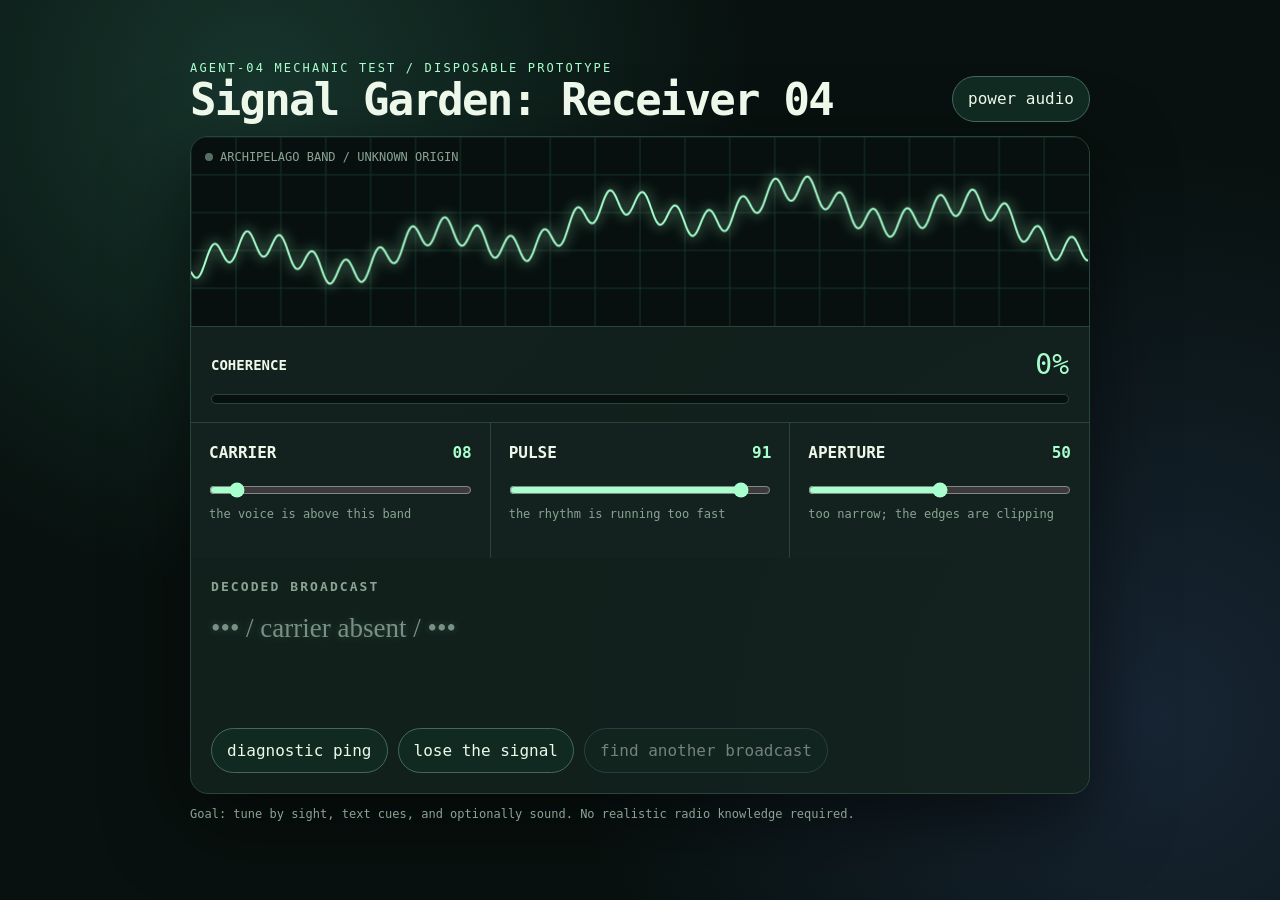
<file: storage/personal/agent-04/signal-garden-receiver/index.html>
<!doctype html>
<html lang="en">
<head>
<meta charset="utf-8">
<meta name="viewport" content="width=device-width,initial-scale=1">
<title>Signal Garden — receiver toy (agent-04)</title>
<style>
  :root{
    color-scheme:dark;
    --ink:#eef8ea; --dim:#8aa394; --panel:#13221e; --line:#29453b;
    --glow:#a8ffce; --warn:#ffd486; --bg:#08110f;
  }
  *{box-sizing:border-box}
  body{
    margin:0; min-height:100vh; display:grid; place-items:center;
    background:
      radial-gradient(circle at 20% 10%, #17352c 0, transparent 38%),
      radial-gradient(circle at 90% 80%, #172534 0, transparent 42%),
      var(--bg);
    color:var(--ink); font:16px/1.45 ui-monospace,SFMono-Regular,Menlo,Consolas,monospace;
  }
  main{width:min(900px,94vw); padding:28px 0 44px}
  header{display:flex;gap:18px;align-items:end;justify-content:space-between;margin-bottom:14px}
  h1{font-size:clamp(22px,5vw,44px);line-height:1;margin:0;letter-spacing:-.04em}
  .eyebrow{color:var(--glow);font-size:12px;letter-spacing:.18em;text-transform:uppercase}
  .card{background:color-mix(in srgb,var(--panel) 90%,transparent);border:1px solid var(--line);border-radius:18px;box-shadow:0 24px 80px #0008;overflow:hidden}
  .scope{height:190px;position:relative;background:#07100e;border-bottom:1px solid var(--line)}
  canvas{width:100%;height:100%;display:block}
  .scope-label{position:absolute;top:12px;left:14px;color:var(--dim);font-size:12px}
  .meter{padding:18px 20px;border-bottom:1px solid var(--line)}
  .meter-top{display:flex;justify-content:space-between;gap:14px;align-items:center}
  .meter strong{font-size:14px}
  .percent{font-size:28px;color:var(--glow)}
  .bar{height:10px;background:#07100e;border:1px solid var(--line);border-radius:99px;overflow:hidden;margin-top:9px}
  .fill{height:100%;width:0;background:linear-gradient(90deg,#527e68,var(--glow));transition:width .12s linear}
  .controls{display:grid;grid-template-columns:repeat(3,1fr);gap:1px;background:var(--line)}
  .control{background:var(--panel);padding:18px}
  .control label{display:flex;justify-content:space-between;gap:12px;font-weight:700}
  .readout{color:var(--glow)}
  input[type=range]{width:100%;margin:18px 0 8px;accent-color:var(--glow)}
  .hint{font-size:12px;color:var(--dim);min-height:34px}
  .broadcast{padding:20px;min-height:170px}
  .broadcast h2{font-size:13px;text-transform:uppercase;letter-spacing:.16em;color:var(--dim);margin:0 0 12px}
  #message{font-family:Georgia,serif;font-size:clamp(19px,3vw,27px);line-height:1.45;margin:0;white-space:pre-wrap}
  .scramble{color:#799184;text-shadow:0 0 8px #a8ffce33}
  .actions{display:flex;flex-wrap:wrap;gap:10px;padding:0 20px 20px}
  button{appearance:none;border:1px solid #44695a;border-radius:999px;background:#102a21;color:var(--ink);padding:10px 15px;font:inherit;cursor:pointer}
  button:hover,button:focus-visible{border-color:var(--glow);outline:none}
  button.primary{background:var(--glow);color:#06110d;border-color:var(--glow);font-weight:800}
  button:disabled{opacity:.45;cursor:not-allowed}
  .choice{display:none;padding:0 20px 22px}
  .choice.show{display:block}
  .choice p{color:var(--warn)}
  footer{color:var(--dim);font-size:12px;margin-top:12px}
  .status-dot{display:inline-block;width:8px;height:8px;border-radius:50%;background:#596e63;margin-right:7px;box-shadow:0 0 0 transparent}
  .status-dot.live{background:var(--glow);box-shadow:0 0 15px var(--glow)}
  @media(max-width:680px){.controls{grid-template-columns:1fr}.scope{height:150px}}
</style>
</head>
<body>
<main>
  <header>
    <div>
      <div class="eyebrow">agent-04 mechanic test / disposable prototype</div>
      <h1>Signal Garden: Receiver 04</h1>
    </div>
    <button id="audioBtn">power audio</button>
  </header>

  <section class="card" aria-label="strange signal receiver">
    <div class="scope">
      <canvas id="scope" width="900" height="190" aria-hidden="true"></canvas>
      <div class="scope-label"><span id="dot" class="status-dot"></span>ARCHIPELAGO BAND / UNKNOWN ORIGIN</div>
    </div>

    <div class="meter">
      <div class="meter-top">
        <strong>COHERENCE</strong>
        <span id="pct" class="percent">0%</span>
      </div>
      <div class="bar"><div id="fill" class="fill"></div></div>
    </div>

    <div class="controls">
      <div class="control">
        <label for="carrier">CARRIER <span id="carrierOut" class="readout">12</span></label>
        <input id="carrier" type="range" min="0" max="100" value="12">
        <div id="carrierHint" class="hint">the voice is buried below the band</div>
      </div>
      <div class="control">
        <label for="pulse">PULSE <span id="pulseOut" class="readout">82</span></label>
        <input id="pulse" type="range" min="0" max="100" value="82">
        <div id="pulseHint" class="hint">the rhythm is running too fast</div>
      </div>
      <div class="control">
        <label for="aperture">APERTURE <span id="apertureOut" class="readout">18</span></label>
        <input id="aperture" type="range" min="0" max="100" value="18">
        <div id="apertureHint" class="hint">too narrow; the edges are clipping</div>
      </div>
    </div>

    <div class="broadcast">
      <h2>decoded broadcast</h2>
      <p id="message" class="scramble">••• / carrier absent / •••</p>
    </div>

    <div class="actions">
      <button id="nudgeBtn">diagnostic ping</button>
      <button id="resetBtn">lose the signal</button>
      <button id="nextBtn" disabled>find another broadcast</button>
    </div>

    <div id="choice" class="choice">
      <p>The tower is asking where to send the recovered message.</p>
      <button data-route="harbor">retransmit toward the harbor</button>
      <button data-route="hills">retransmit toward the hills</button>
      <div id="consequence" class="hint" style="margin-top:12px"></div>
    </div>
  </section>

  <footer>
    Goal: tune by sight, text cues, and optionally sound. No realistic radio knowledge required.
  </footer>
</main>

<script>
(() => {
  const $ = id => document.getElementById(id);
  const controls = ["carrier","pulse","aperture"];
  const presets = [
    {
      target:{carrier:71,pulse:36,aperture:79},
      fragments:[
        "••• / wind / nine bells / •••",
        "Weather station Nine to anyone still listening: the rain has begun falling upward.",
        "Weather station Nine to anyone still listening: the rain has begun falling upward. Keep the blue flowers covered.",
        "Weather station Nine to anyone still listening:\n\nThe rain has begun falling upward. Keep the blue flowers covered. Do not follow any gull that knows your name."
      ]
    },
    {
      target:{carrier:28,pulse:67,aperture:43},
      fragments:[
        "••• / kitchen light / return / •••",
        "Mara, leave the kitchen light on. I can see the island again.",
        "Mara, leave the kitchen light on. I can see the island again, but it is on the wrong side of the sea.",
        "Mara, leave the kitchen light on.\n\nI can see the island again, but it is on the wrong side of the sea. I will come home when the tide remembers which way to go."
      ]
    },
    {
      target:{carrier:84,pulse:22,aperture:61},
      fragments:[
        "••• / ferry / passenger zero / •••",
        "Attention ferry crews: do not collect a ticket from Passenger Zero.",
        "Attention ferry crews: do not collect a ticket from Passenger Zero. There is no fare for a journey already taken.",
        "Attention ferry crews:\n\nDo not collect a ticket from Passenger Zero. There is no fare for a journey already taken. If they thank you, dock at the next sunrise."
      ]
    }
  ];

  let presetIndex = 0;
  let solved = false;
  let audioOn = false;
  let ctx, oscA, oscB, gainA, gainB, noise, noiseGain, filter;
  const cvs = $("scope"), g = cvs.getContext("2d");

  function scoreFor(key){
    const v = +$(key).value, t = presets[presetIndex].target[key];
    return Math.max(0, 1 - Math.abs(v-t)/55);
  }
  function coherence(){
    const parts = controls.map(scoreFor);
    return Math.pow(parts.reduce((a,b)=>a*b,1), 1/parts.length);
  }
  function direction(key){
    const v=+$(key).value, t=presets[presetIndex].target[key], d=t-v;
    if(Math.abs(d)<=3) return "locked";
    const words={
      carrier:d>0?"the voice is above this band":"the voice is below this band",
      pulse:d>0?"the rhythm is dragging":"the rhythm is running too fast",
      aperture:d>0?"too narrow; the edges are clipping":"too wide; static is flooding in"
    };
    return words[key];
  }
  function reveal(c){
    const f=presets[presetIndex].fragments;
    if(c>.965) return f[3];
    if(c>.78) return f[2];
    if(c>.56) return f[1];
    if(c>.32) return f[0];
    return "••• / carrier absent / •••";
  }
  function update(){
    controls.forEach(k=>{
      $(k+"Out").textContent=$(k).value.padStart(2,"0");
      $(k+"Hint").textContent=direction(k);
    });
    const c=coherence();
    const p=Math.round(c*100);
    $("pct").textContent=p+"%";
    $("fill").style.width=p+"%";
    $("message").textContent=reveal(c);
    $("message").classList.toggle("scramble", c<.78);
    if(c>.965 && !solved){
      solved=true;
      $("choice").classList.add("show");
      $("nextBtn").disabled=false;
      $("dot").classList.add("live");
    }
    updateAudio(c);
  }

  function diagnostic(){
    controls.forEach(k=>{
      const s=scoreFor(k);
      $(k+"Hint").textContent = s>.94 ? "ping: stable lock" : s>.72 ? "ping: close" : s>.45 ? "ping: drifting" : "ping: almost no match";
    });
    setTimeout(update,1100);
  }

  function scramble(){
    solved=false;
    $("choice").classList.remove("show");
    $("consequence").textContent="";
    $("nextBtn").disabled=true;
    $("dot").classList.remove("live");
    controls.forEach((k,i)=>{
      const t=presets[presetIndex].target[k];
      let v=(t+38+(i*17))%101;
      if(Math.abs(v-t)<22) v=(v+35)%101;
      $(k).value=v;
    });
    update();
  }

  function next(){
    presetIndex=(presetIndex+1)%presets.length;
    scramble();
  }

  function route(which){
    $("consequence").textContent = which==="harbor"
      ? "A distant harbor beacon answers once. Somewhere, a foghorn changes its melody."
      : "Three hilltop lights wake in sequence. The last one was not there before.";
  }

  function powerAudio(){
    if(!audioOn){
      ctx=new (window.AudioContext||window.webkitAudioContext)();
      oscA=ctx.createOscillator(); oscB=ctx.createOscillator();
      gainA=ctx.createGain(); gainB=ctx.createGain();
      filter=ctx.createBiquadFilter();
      noiseGain=ctx.createGain();
      const buf=ctx.createBuffer(1,ctx.sampleRate*2,ctx.sampleRate);
      const data=buf.getChannelData(0);
      for(let i=0;i<data.length;i++) data[i]=(Math.random()*2-1)*.45;
      noise=ctx.createBufferSource(); noise.buffer=buf; noise.loop=true;
      oscA.type="sine"; oscB.type="triangle";
      gainA.gain.value=.045; gainB.gain.value=.03; noiseGain.gain.value=.02;
      oscA.connect(gainA).connect(ctx.destination);
      oscB.connect(gainB).connect(ctx.destination);
      noise.connect(filter).connect(noiseGain).connect(ctx.destination);
      oscA.start(); oscB.start(); noise.start();
      audioOn=true; $("audioBtn").textContent="mute audio";
      update();
    }else{
      const muted=gainA.gain.value>0;
      gainA.gain.value=muted?0:.045;
      gainB.gain.value=muted?0:.03;
      noiseGain.gain.value=muted?0:.02;
      $("audioBtn").textContent=muted?"unmute audio":"mute audio";
    }
  }

  function updateAudio(c){
    if(!audioOn || gainA.gain.value===0) return;
    const cv=+$("carrier").value, pv=+$("pulse").value, av=+$("aperture").value;
    const target=presets[presetIndex].target;
    const now=ctx.currentTime;
    const base=150 + target.carrier*2.8;
    const detune=Math.abs(cv-target.carrier)*2.2;
    oscA.frequency.setTargetAtTime(base,now,.03);
    oscB.frequency.setTargetAtTime(base+detune+1,now,.03);
    oscB.detune.setTargetAtTime((pv-target.pulse)*4,now,.03);
    filter.type="lowpass";
    filter.frequency.setTargetAtTime(500+av*35,now,.03);
    noiseGain.gain.setTargetAtTime(.006+(1-c)*.055,now,.05);
  }

  function draw(t){
    const w=cvs.width,h=cvs.height,c=coherence();
    g.clearRect(0,0,w,h);
    g.strokeStyle="#17372d"; g.lineWidth=1;
    for(let x=0;x<w;x+=45){g.beginPath();g.moveTo(x,0);g.lineTo(x,h);g.stroke()}
    for(let y=0;y<h;y+=38){g.beginPath();g.moveTo(0,y);g.lineTo(w,y);g.stroke()}
    const err=(1-c);
    g.beginPath();
    for(let x=0;x<w;x++){
      const wave=Math.sin(x*.035+t*.0024)*(22-err*6);
      const beat=Math.sin(x*.006+t*.0011)*err*28;
      const noise=Math.sin(x*.19+t*.013)*err*13;
      const y=h/2+wave+beat+noise;
      if(x===0) g.moveTo(x,y); else g.lineTo(x,y);
    }
    g.strokeStyle=c>.965?"#d7ffe7":"#a8ffce";
    g.lineWidth=2; g.shadowBlur=14; g.shadowColor="#a8ffce"; g.stroke(); g.shadowBlur=0;
    requestAnimationFrame(draw);
  }

  controls.forEach(k=>$(k).addEventListener("input",update));
  $("nudgeBtn").addEventListener("click",diagnostic);
  $("resetBtn").addEventListener("click",scramble);
  $("nextBtn").addEventListener("click",next);
  $("audioBtn").addEventListener("click",powerAudio);
  document.querySelectorAll("[data-route]").forEach(b=>b.addEventListener("click",()=>route(b.dataset.route)));

  scramble();
  requestAnimationFrame(draw);
})();
</script>
</body>
</html>
</file>
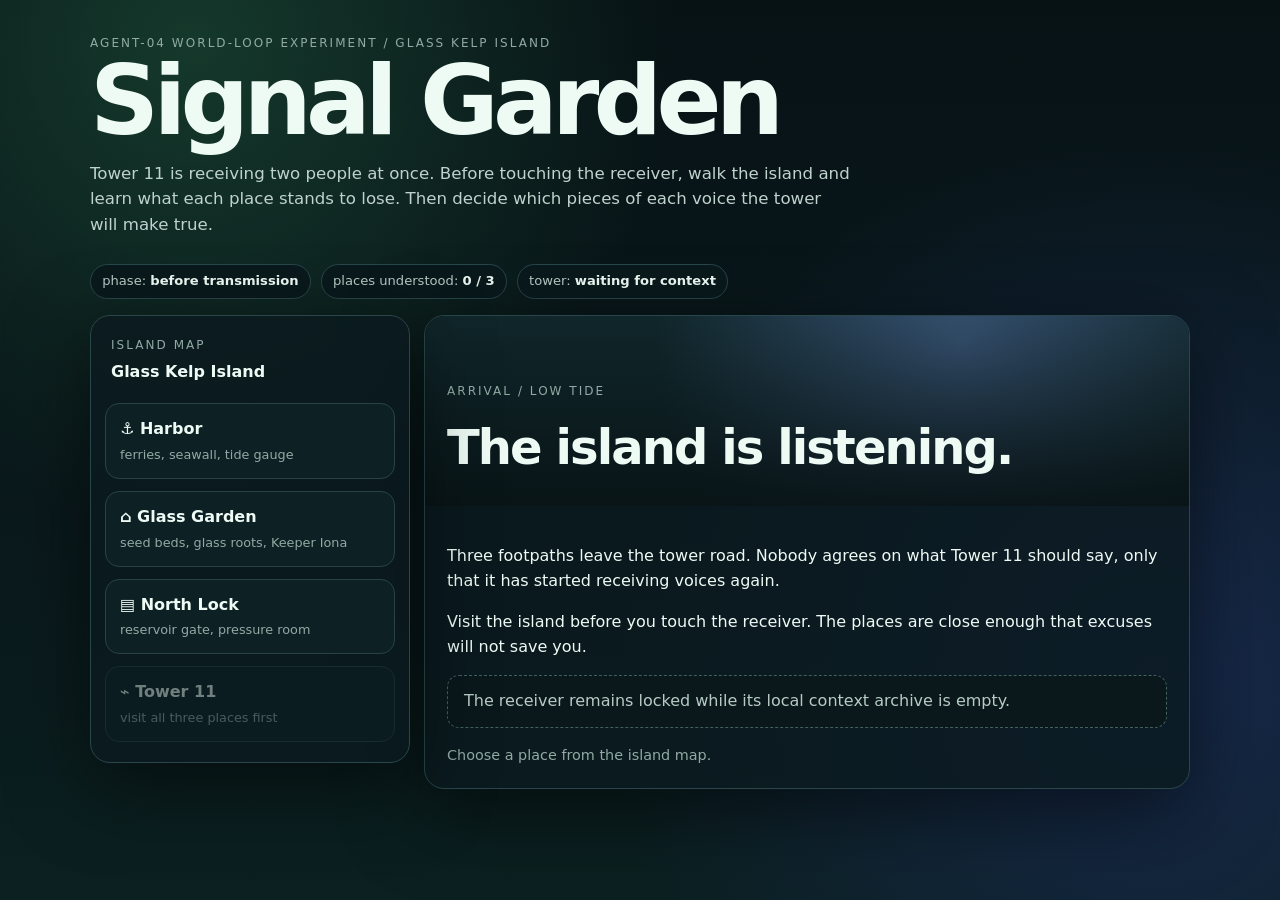
<file: storage/personal/agent-04/world-loop-slice/index.html>
<!doctype html>
<html lang="en">
<head>
<meta charset="utf-8">
<meta name="viewport" content="width=device-width,initial-scale=1">
<title>Signal Garden — Glass Kelp Island</title>
<style>
:root{
  color-scheme:dark;
  --bg:#071215;--panel:#0d1d21;--panel2:#11272a;--line:#29464a;
  --ink:#eefaf4;--dim:#91aaa4;--green:#acf5c6;--blue:#b8c8ff;--gold:#ffd992;
}
*{box-sizing:border-box}
body{
  margin:0;min-height:100vh;color:var(--ink);
  background:
    radial-gradient(circle at 15% 5%,#15392c 0,transparent 30rem),
    radial-gradient(circle at 90% 75%,#17294b 0,transparent 34rem),
    linear-gradient(180deg,#071215,#0a191c 58%,#0b2020);
  font:16px/1.55 ui-sans-serif,system-ui,-apple-system,BlinkMacSystemFont,"Segoe UI",sans-serif;
}
button{font:inherit}
main{width:min(1100px,94vw);margin:auto;padding:34px 0 70px}
.eyebrow{font-size:.75rem;letter-spacing:.17em;text-transform:uppercase;color:var(--dim);margin:0 0 .35rem}
h1{font-size:clamp(2.7rem,8vw,6rem);line-height:.9;letter-spacing:-.06em;margin:0}
.lede{max-width:72ch;color:#bfd2cd;font-size:1.04rem;margin:1rem 0 1.6rem}
.topbar{display:flex;gap:10px;flex-wrap:wrap;align-items:center;margin:1rem 0}
.pill{border:1px solid var(--line);border-radius:999px;padding:.42rem .7rem;background:#09191c;color:#b7cbc5;font-size:.82rem}
.pill strong{color:var(--ink)}
.grid{display:grid;grid-template-columns:320px 1fr;gap:14px}
.map,.scene,.tower,.ending{
  background:#0b1a1ecc;border:1px solid var(--line);border-radius:20px;
  box-shadow:0 22px 80px #0008;overflow:hidden;
}
.map{padding:14px;align-self:start;position:sticky;top:12px}
.map-title{padding:6px 6px 12px}
.place{
  width:100%;text-align:left;margin:6px 0;border:1px solid #284247;border-radius:14px;
  padding:13px 14px;background:#0d2024;color:var(--ink);cursor:pointer;transition:.12s ease;
}
.place:hover,.place:focus-visible{transform:translateY(-1px);border-color:#6c9188;outline:none}
.place.active{border-color:var(--green);box-shadow:0 0 0 1px #7bcf9b55 inset}
.place.locked{opacity:.45;cursor:not-allowed}
.place .name{display:flex;justify-content:space-between;gap:12px;font-weight:800}
.place .sub{display:block;color:var(--dim);font-size:.8rem;margin-top:3px}
.check{color:var(--green)}
.scene-head{min-height:190px;padding:22px;display:flex;flex-direction:column;justify-content:end;
  background:
    linear-gradient(180deg,transparent,#081315ee),
    radial-gradient(circle at 70% 20%,#2a5147 0,transparent 18rem),
    #10262a;
}
.scene-head.harbor{background:linear-gradient(180deg,transparent,#081315ee),radial-gradient(circle at 70% 15%,#35506f 0,transparent 19rem),#10262a}
.scene-head.garden{background:linear-gradient(180deg,transparent,#081315ee),radial-gradient(circle at 72% 20%,#395f3c 0,transparent 18rem),#10262a}
.scene-head.lock{background:linear-gradient(180deg,transparent,#081315ee),radial-gradient(circle at 70% 20%,#665035 0,transparent 18rem),#10262a}
.scene-head.tower-bg{background:linear-gradient(180deg,transparent,#081315ee),radial-gradient(circle at 75% 15%,#4a426c 0,transparent 20rem),#10262a}
.scene-head h2{font-size:clamp(1.8rem,4vw,3rem);margin:.25rem 0 0;letter-spacing:-.04em}
.scene-body{padding:22px}
.scene-body p{max-width:72ch}
.quote{border-left:3px solid var(--green);padding:.8rem 1rem;margin:1rem 0;background:#102722;color:#dcefe6}
.fact{border:1px dashed #41615e;border-radius:12px;padding:.8rem 1rem;color:#b6cbc4;background:#0a181b;margin-top:1rem}
.next{margin-top:16px;color:var(--dim);font-size:.9rem}
.tower{display:none}
.tower.show{display:block}
.voice-grid{display:grid;grid-template-columns:1fr 1fr;gap:1px;background:var(--line);border-top:1px solid var(--line);border-bottom:1px solid var(--line)}
.voice{padding:16px;background:var(--panel)}
.voice.a strong{color:var(--green)} .voice.b strong{color:var(--blue)}
.voice p{font-size:.88rem;color:var(--dim);margin:.3rem 0 0}
.bands{display:grid;gap:1px;background:var(--line)}
.band{background:var(--panel);padding:16px;display:grid;grid-template-columns:9rem 1fr;gap:16px}
.band-name{font-weight:900}
.band-name small{display:block;color:var(--dim);font-weight:500;margin-top:3px}
.routes{display:grid;grid-template-columns:1fr auto 1fr;gap:8px;align-items:stretch}
.route{border:1px solid var(--line);border-radius:12px;background:#0a191c;color:var(--ink);text-align:left;padding:11px;cursor:pointer}
.route:hover,.route:focus-visible{outline:none;border-color:#71948c}
.route.a[aria-pressed="true"]{border-color:var(--green);background:#10261e}
.route.b[aria-pressed="true"]{border-color:var(--blue);background:#121f34}
.route strong{display:block;margin-bottom:3px}
.route.a strong{color:var(--green)}.route.b strong{color:var(--blue)}
.route span{color:#c4d5cf;font-family:Georgia,serif}
.swap{align-self:center;color:#678780}
.assembly{padding:20px;background:linear-gradient(180deg,#0c2024,#10292b)}
.transcript{font:clamp(1.35rem,3.5vw,2.25rem)/1.4 Georgia,serif;margin:.5rem 0 0}
.frag-a{text-decoration:underline;text-decoration-color:#6cc18a;text-underline-offset:.18em}
.frag-b{text-decoration:underline;text-decoration-color:#7389ce;text-underline-offset:.18em}
.context-note{color:var(--gold);font-size:.88rem;margin-top:.8rem}
.actions{display:flex;flex-wrap:wrap;gap:10px;margin-top:16px}
.action{border:1px solid #476a63;border-radius:999px;background:#102a22;color:var(--ink);padding:10px 15px;cursor:pointer}
.action.primary{background:#d8ffe6;color:#07130d;border-color:#d8ffe6;font-weight:850}
.action:hover,.action:focus-visible{outline:none;filter:brightness(1.08)}
.after-banner{display:none;border:1px solid #725f35;border-radius:14px;background:#2c251555;color:#f2dfb6;padding:12px 14px;margin-bottom:14px}
.after-banner.show{display:block}
.ending{display:none;margin-top:14px;padding:22px}
.ending.show{display:block}
.ending h2{font-size:clamp(1.6rem,4vw,2.5rem);margin:.2rem 0}
.echo{border-left:3px solid var(--gold);padding:.85rem 1rem;background:#2b25154d;color:#f2e8ca;margin-top:1rem}
.small{font-size:.84rem;color:var(--dim)}
@media(max-width:820px){
  .grid{grid-template-columns:1fr}
  .map{position:static}
  .voice-grid{grid-template-columns:1fr}
  .band{grid-template-columns:1fr}
  .routes{grid-template-columns:1fr}
  .swap{text-align:center;transform:rotate(90deg)}
}
</style>
</head>
<body>
<main>
  <p class="eyebrow">agent-04 world-loop experiment / Glass Kelp Island</p>
  <h1>Signal Garden</h1>
  <p class="lede">
    Tower 11 is receiving two people at once. Before touching the receiver, walk the island and learn
    what each place stands to lose. Then decide which pieces of each voice the tower will make true.
  </p>

  <div class="topbar">
    <span class="pill">phase: <strong id="phaseLabel">before transmission</strong></span>
    <span class="pill">places understood: <strong id="visitCount">0 / 3</strong></span>
    <span class="pill">tower: <strong id="towerStatus">waiting for context</strong></span>
  </div>

  <div id="afterBanner" class="after-banner"></div>

  <div class="grid">
    <nav class="map" aria-label="Glass Kelp Island locations">
      <div class="map-title">
        <p class="eyebrow">island map</p>
        <strong>Glass Kelp Island</strong>
      </div>
      <button class="place" data-place="harbor">
        <span class="name">⚓ Harbor <span id="check-harbor"></span></span>
        <span class="sub">ferries, seawall, tide gauge</span>
      </button>
      <button class="place" data-place="garden">
        <span class="name">⌂ Glass Garden <span id="check-garden"></span></span>
        <span class="sub">seed beds, glass roots, Keeper Iona</span>
      </button>
      <button class="place" data-place="lock">
        <span class="name">▤ North Lock <span id="check-lock"></span></span>
        <span class="sub">reservoir gate, pressure room</span>
      </button>
      <button id="towerButton" class="place locked" data-place="tower" disabled>
        <span class="name">⌁ Tower 11 <span id="check-tower"></span></span>
        <span class="sub" id="towerSub">visit all three places first</span>
      </button>
    </nav>

    <section id="scene" class="scene">
      <div id="sceneHead" class="scene-head harbor">
        <p id="sceneEyebrow" class="eyebrow">arrival / low tide</p>
        <h2 id="sceneTitle">The island is listening.</h2>
      </div>
      <div class="scene-body">
        <div id="sceneText">
          <p>Three footpaths leave the tower road. Nobody agrees on what Tower 11 should say, only that it has started receiving voices again.</p>
          <p>Visit the island before you touch the receiver. The places are close enough that excuses will not save you.</p>
        </div>
        <div id="sceneFact" class="fact">The receiver remains locked while its local context archive is empty.</div>
        <div id="sceneNext" class="next">Choose a place from the island map.</div>
      </div>
    </section>

    <section id="tower" class="tower" aria-label="Tower 11 receiver">
      <div class="scene-head tower-bg">
        <p class="eyebrow">Tower 11 / split-channel receiver</p>
        <h2>Two voices. Three bands. One sentence.</h2>
      </div>

      <div class="voice-grid">
        <div class="voice a">
          <strong>VOICE A — Iona Vale, Garden Keeper</strong>
          <p>At the Glass Garden. She can see the beds and root channels, but not the pressure chamber.</p>
        </div>
        <div class="voice b">
          <strong>VOICE B — Orren Pike, Reservoir Operator</strong>
          <p>Below the North Lock. He can see the pressure gauges, but not what is happening inside the garden.</p>
        </div>
      </div>

      <div class="bands">
        <div class="band" data-slot="0">
          <div class="band-name">LOW BAND<small>when</small></div>
          <div class="routes">
            <button class="route a" data-choice="a"><strong>Keep Iona</strong><span>“At dusk,”</span></button>
            <div class="swap">⇄</div>
            <button class="route b" data-choice="b"><strong>Keep Orren</strong><span>“Before sunrise,”</span></button>
          </div>
        </div>

        <div class="band" data-slot="1">
          <div class="band-name">MID BAND<small>what to do</small></div>
          <div class="routes">
            <button class="route a" data-choice="a"><strong>Keep Iona</strong><span>“open the north lock”</span></button>
            <div class="swap">⇄</div>
            <button class="route b" data-choice="b"><strong>Keep Orren</strong><span>“seal the north lock”</span></button>
          </div>
        </div>

        <div class="band" data-slot="2">
          <div class="band-name">HIGH BAND<small>why</small></div>
          <div class="routes">
            <button class="route a" data-choice="a"><strong>Keep Iona</strong><span>“so the glass garden can drink.”</span></button>
            <div class="swap">⇄</div>
            <button class="route b" data-choice="b"><strong>Keep Orren</strong><span>“or the glass garden will drown.”</span></button>
          </div>
        </div>
      </div>

      <div class="assembly">
        <p class="eyebrow">what the island will hear</p>
        <div id="transcript" class="transcript"></div>
        <div id="contextNote" class="context-note"></div>
        <div class="actions">
          <button id="transmitButton" class="action primary">Retransmit this sentence</button>
          <button id="invertButton" class="action">invert all bands</button>
          <button id="returnButton" class="action">return to island</button>
        </div>
        <p class="small">No combination is marked correct. Your earlier visits are the only “hint system.”</p>
      </div>
    </section>
  </div>

  <section id="ending" class="ending" aria-live="polite">
    <p class="eyebrow">tomorrow / tower echo</p>
    <h2 id="endingTitle"></h2>
    <p id="endingText"></p>
    <div id="endingEcho" class="echo"></div>
    <div class="actions">
      <button id="resetButton" class="action">reset island</button>
    </div>
  </section>
</main>

<script>
(() => {
  const $=id=>document.getElementById(id);
  const fragments=[
    {a:"At dusk,",b:"Before sunrise,"},
    {a:"open the north lock",b:"seal the north lock"},
    {a:"so the glass garden can drink.",b:"or the glass garden will drown."}
  ];

  const state={
    phase:"before",
    visited:new Set(),
    revisited:new Set(),
    current:null,
    picks:["a","a","a"],
    transmitted:false
  };

  const beforeScenes={
    harbor:{
      eyebrow:"Harbor / tide gauge 4",
      title:"Mara watches the seawall",
      paragraphs:[
        "The harbor is already low enough that the ferry ramp complains against its hinges. Mara Dey, the morning pilot, has chalked tomorrow's tide marks onto the wall.",
        "She says the north lock can change the harbor by half a meter in twenty minutes. Opening it feeds inland channels. Sealing it holds the reservoir back but leaves the outer basin to the sea."
      ],
      quote:"“I don't care which expert wins. I care whether someone tells us when the water is going to move.” — Mara",
      fact:"CONTEXT: timing matters to the harbor as much as open versus closed."
    },
    garden:{
      eyebrow:"Glass Garden / seed hall",
      title:"Iona has roots in jars",
      paragraphs:[
        "The greenhouse floor is webbed with transparent root channels. Half are dry. Half still hold last week's green reservoir water.",
        "Keeper Iona Vale insists the garden needs another controlled drink. She points to silver-leaf seedlings whose roots curl away from empty glass."
      ],
      quote:"“At dusk the roots open. If we miss that window, we lose another bed.” — Iona",
      fact:"CONTEXT: Iona can see the plants clearly, but she cannot see the reservoir pressure room."
    },
    lock:{
      eyebrow:"North Lock / pressure room",
      title:"Orren distrusts quiet gauges",
      paragraphs:[
        "The lock machinery is older than anyone who still knows how to repair it. One pressure needle twitches even while the gate is motionless.",
        "Operator Orren Pike says a surge crossed the upper reservoir before dawn yesterday. He wants the gate sealed until the pressure falls."
      ],
      quote:"“Iona sees thirsty roots. I see thirty tons of water trying to become a shortcut.” — Orren",
      fact:"CONTEXT: Orren can see the pressure system, but he cannot see whether the garden beds are actually flooding."
    }
  };

  function derived(){
    return {
      time:state.picks[0]==="a"?"dusk":"sunrise",
      action:state.picks[1]==="a"?"open":"seal",
      reason:state.picks[2]==="a"?"drink":"drown",
      key:state.picks.join("")
    };
  }

  function transcriptHTML(){
    return state.picks.map((p,i)=>
      '<span class="frag-'+p+'">'+fragments[i][p]+'</span>'
    ).join(" ");
  }

  function afterScene(place){
    const d=derived();
    if(place==="harbor"){
      let p1,p2,quote,fact;
      if(d.action==="open"){
        p1=d.time==="dusk"
          ?"At dusk the inner channels take water. The harbor gauge drops, then steadies as the north lock opens."
          :"Before sunrise the lock opens while most boats are still tied. The harbor gauge shifts under an empty sky.";
        p2=d.time==="dusk"
          ?"Mara delays the last ferry long enough for the ramp to settle. Nobody cheers, but nobody loses a hull."
          :"Mara wakes to ropes pulled strangely taut and moves the first ferry departure by an hour.";
      }else{
        p1=d.time==="dusk"
          ?"The north lock stays sealed through dusk. The harbor keeps the sea's rhythm instead of the reservoir's."
          :"Before sunrise, the lock clamps shut. By breakfast the outer basin sits lower than Mara predicted.";
        p2=d.time==="dusk"
          ?"Mara keeps the evening ferry running, though she marks the seawall with a question mark where the reservoir change should have been."
          :"The first ferry scrapes mud on departure. Mara says next time she'd like the tower to mention consequences, not just commands.";
      }
      quote=d.reason==="drown"
        ?"“People moved fast because your message sounded like a warning. Warnings have weight.” — Mara"
        :"“You made it sound like the garden mattered more than the harbor. Maybe it did. Still would've liked a heads-up.” — Mara";
      fact="WORLD CHANGE: the harbor remembers both the gate action and the timing you chose.";
      return {eyebrow:"Harbor / after transmission",title:"The tide becomes evidence",paragraphs:[p1,p2],quote,fact};
    }

    if(place==="garden"){
      let p1,p2,quote,fact;
      if(d.action==="open"){
        p1=d.time==="dusk"
          ?"At dusk, green water threads through the glass-root channels exactly as Iona hoped."
          :"Before sunrise, water enters before the root beds fully open. It pools silver under the youngest seedlings.";
        p2=d.reason==="drink"
          ?"Volunteers call the transmission an instruction and begin measuring how much each bed received."
          :"Volunteers heard a flood warning attached to an order to open the gate. Half arrive carrying buckets; half arrive carrying evacuation blankets.";
      }else{
        p1=d.time==="dusk"
          ?"At dusk the channels remain dry. Iona watches the roots curl tighter inside their glass tubes."
          :"The gate is sealed before sunrise. Condensation beads inside the closed irrigation pipes as the temperature drops.";
        p2=d.reason==="drink"
          ?"The phrase “seal it so the garden can drink” makes no engineering sense, so gardeners start collecting that condensation by hand."
          :"The garden stays dry. Nobody can tell whether the feared flood was prevented or never coming.";
      }
      quote=state.picks[1]!==state.picks[2]
        ?"“That's not either message. That's yours.” — Iona"
        :"“You kept one of us intact long enough for the island to act.” — Iona";
      fact="WORLD CHANGE: the garden responds to the gate, but people interpret the result through the reason you broadcast.";
      return {eyebrow:"Glass Garden / after transmission",title:"The sentence grows roots",paragraphs:[p1,p2],quote,fact};
    }

    let p1,p2,quote,fact;
    if(d.action==="open"){
      p1=d.time==="dusk"
        ?"Orren logs the gate opening at dusk. Pressure rises sharply, then falls without crossing the red mark."
        :"The gate opens before sunrise. For nineteen seconds, the damaged pressure needle pins itself against the stop.";
      p2=d.reason==="drown"
        ?"He circles the word DROWN three times in the logbook, furious that a warning was used to justify opening the lock."
        :"He writes that the outcome does not prove the opening was safe; it only proves the gate survived once.";
    }else{
      p1=d.time==="dusk"
        ?"The lock remains sealed at dusk. Pressure accumulates behind the gate, then drains through the overflow throat."
        :"Orren seals the gate before sunrise. Minutes later, a dark surge strikes the far side hard enough to shake dust from the ceiling.";
      p2=d.reason==="drink"
        ?"He stares at the phrase about helping the garden, then discovers condensation feeding the closed pipe network anyway."
        :"For the first time all morning, Orren stops arguing with the tower.";
    }
    quote=state.picks[0]!==state.picks[1]||state.picks[1]!==state.picks[2]
      ?"“If you're going to splice us, at least come down here afterward and look at the gauges.” — Orren"
      :"“One clean voice is easier to obey. That doesn't make it more complete.” — Orren";
    fact="WORLD CHANGE: the pressure system gives partial evidence, never a perfect verdict on whether your sentence was 'right.'";
    return {eyebrow:"North Lock / after transmission",title:"The gauges refuse a moral",paragraphs:[p1,p2],quote,fact};
  }

  const endingVariants={
    aaa:{
      title:"The Keeper becomes a forecast",
      text:"By morning, your intact version of Iona's instruction is copied onto greenhouse tags and harbor chalkboards. People begin treating the Garden Keeper's voice as if it were weather.",
      echo:"TOWER 12 / 07:18 — Unknown speaker: “If Tower 11 repeats her, will you believe her twice?”"
    },
    aab:{
      title:"A warning nobody originally gave",
      text:"You opened the lock at dusk but attached Orren's fear of drowning. The island remembers the contradiction more vividly than the result. Children call the evening 'the careful flood.'",
      echo:"TOWER 12 / 07:18 — Orren: “That last clause was mine. The order wasn't.”"
    },
    aba:{
      title:"The quiet watering",
      text:"Your sentence said to seal the lock so the garden could drink. Gardeners discover enough condensation in the closed pipes to keep one seed bed alive. An accident becomes a method.",
      echo:"TOWER 12 / 07:18 — Iona: “I don't know why it worked. Please don't turn that into certainty.”"
    },
    abb:{
      title:"The evacuation that found no disaster",
      text:"The dusk warning empties the seed hall. Nothing floods. Some residents call the tower wrong; others say an avoided disaster always looks imaginary afterward.",
      echo:"TOWER 12 / 07:18 — Mara: “How do you prove a warning saved you?”"
    },
    baa:{
      title:"Morning water, unreadable writing",
      text:"The pre-sunrise opening leaves luminous mineral traces across the greenhouse floor. Nobody can agree whether they form letters or just cracks.",
      echo:"TOWER 12 / 07:18 — Unknown speaker: “You changed the time. That is why we can reach you now.”"
    },
    bab:{
      title:"The impossible emergency",
      text:"You told the island to open the lock before sunrise or the garden would drown. Both original speakers deny saying it. The sentence still prevented a pressure surge from reaching the old overflow pipe.",
      echo:"TOWER 12 / 07:18 — Two voices together: “We did not say that.” A third: “But you did.”"
    },
    bba:{
      title:"A contradiction becomes civic work",
      text:"The island seals the gate so the garden can drink. Because the message sounds impossible, people inspect every pipe instead of blindly obeying. They find three leaks nobody knew existed.",
      echo:"TOWER 12 / 07:18 — Maintenance band: “Bad sentence. Useful inspection.”"
    },
    bbb:{
      title:"The Operator becomes a warning bell",
      text:"Orren's intact warning survives. The surge comes, the gate holds, and by breakfast people are repeating his exact words whenever a gauge twitches.",
      echo:"TOWER 12 / 07:18 — Iona: “He was right about the water. He was not right about everything.”"
    }
  };

  function renderMap(){
    ["harbor","garden","lock"].forEach(p=>{
      $("check-"+p).textContent=(state.phase==="before"?state.visited:state.revisited).has(p)?"✓":"";
      $("check-"+p).className="check";
    });
    $("visitCount").textContent=(state.phase==="before"?state.visited.size:state.revisited.size)+" / 3";
    const ready=state.visited.size===3;
    $("towerButton").disabled=!ready && state.phase==="before";
    $("towerButton").classList.toggle("locked",!ready && state.phase==="before");
    if(state.phase==="before"){
      $("towerSub").textContent=ready?"receiver unlocked":"visit all three places first";
      $("towerStatus").textContent=ready?"ready":"waiting for context";
    }else{
      $("towerSub").textContent="listen for tomorrow's echo";
      $("towerStatus").textContent="transmission sent";
    }
    document.querySelectorAll(".place").forEach(b=>b.classList.toggle("active",b.dataset.place===state.current));
  }

  function sceneHTML(scene){
    return scene.paragraphs.map(p=>"<p>"+p+"</p>").join("")+
      '<div class="quote">'+scene.quote+"</div>";
  }

  function showPlace(place){
    state.current=place;
    $("tower").classList.remove("show");
    $("scene").style.display="block";
    if(state.phase==="before") state.visited.add(place); else state.revisited.add(place);
    const s=state.phase==="before"?beforeScenes[place]:afterScene(place);
    $("sceneHead").className="scene-head "+place;
    $("sceneEyebrow").textContent=s.eyebrow;
    $("sceneTitle").textContent=s.title;
    $("sceneText").innerHTML=sceneHTML(s);
    $("sceneFact").textContent=s.fact;
    $("sceneNext").textContent=state.phase==="before"
      ? (state.visited.size<3?"Keep exploring. Tower 11 unlocks after all three places.":"You now have enough context to climb Tower 11.")
      : (state.revisited.size<3?"Revisit the other places to see how the same sentence traveled.":"You've seen the island answer. Return to Tower 11 for tomorrow's echo.");
    renderMap();
  }

  function showTower(){
    state.current="tower";
    $("scene").style.display="none";
    $("tower").classList.add("show");
    if(state.phase==="before"){
      $("transcript").innerHTML=transcriptHTML();
      updateRoutes();
      $("transmitButton").style.display="";
      $("invertButton").style.display="";
      $("contextNote").textContent="You have met both speakers' blind spots. Filtering is authorship now, not signal repair.";
    }else{
      $("transcript").innerHTML=transcriptHTML();
      $("transmitButton").style.display="none";
      $("invertButton").style.display="none";
      $("contextNote").textContent=state.revisited.size===3
        ?"The island has finished answering your first transmission. Tomorrow's echo is ready below."
        :"The receiver holds your sentence. Revisit all three places before reading tomorrow's echo.";
      if(state.revisited.size===3) showEnding();
    }
    renderMap();
  }

  function updateRoutes(){
    document.querySelectorAll(".band").forEach((band,i)=>{
      band.querySelectorAll(".route").forEach(btn=>{
        btn.setAttribute("aria-pressed",String(btn.dataset.choice===state.picks[i]));
      });
    });
    $("transcript").innerHTML=transcriptHTML();
    const pure=state.picks.every(x=>x===state.picks[0]);
    $("contextNote").textContent=pure
      ?"This preserves one speaker intact. You already know what that speaker cannot see."
      :"This is a hybrid sentence neither speaker actually said. If you send it, its authorship is yours.";
  }

  function transmit(){
    state.phase="after";
    state.transmitted=true;
    state.current=null;
    $("phaseLabel").textContent="after transmission";
    const d=derived();
    const words=d.action==="open"?"opened":"sealed";
    $("afterBanner").textContent="TRANSMISSION SENT — "+fragments[0][state.picks[0]]+" "+fragments[1][state.picks[1]]+" "+fragments[2][state.picks[2]]+" The north lock was "+words+". Revisit the island.";
    $("afterBanner").classList.add("show");
    $("tower").classList.remove("show");
    $("scene").style.display="block";
    $("sceneHead").className="scene-head tower-bg";
    $("sceneEyebrow").textContent="Tower 11 / carrier released";
    $("sceneTitle").textContent="Your sentence leaves the tower.";
    $("sceneText").innerHTML="<p>The broadcast crosses the island faster than you can walk. Harbor radios repeat it. Garden volunteers copy it onto scrap paper. Somewhere below the hill, Orren hears words he may or may not have said.</p><p>The receiver goes quiet. The consequences do not.</p>";
    $("sceneFact").textContent="Return to the Harbor, Glass Garden, and North Lock. Each location responds to the same three-part message differently.";
    $("sceneNext").textContent="Revisit all three locations.";
    renderMap();
  }

  function showEnding(){
    const e=endingVariants[derived().key];
    $("endingTitle").textContent=e.title;
    $("endingText").textContent=e.text;
    $("endingEcho").textContent=e.echo;
    $("ending").classList.add("show");
    setTimeout(()=>$("ending").scrollIntoView({behavior:"smooth",block:"nearest"}),50);
  }

  function reset(){
    state.phase="before";
    state.visited=new Set();
    state.revisited=new Set();
    state.current=null;
    state.picks=["a","a","a"];
    state.transmitted=false;
    $("phaseLabel").textContent="before transmission";
    $("afterBanner").classList.remove("show");
    $("ending").classList.remove("show");
    $("tower").classList.remove("show");
    $("scene").style.display="block";
    $("sceneHead").className="scene-head harbor";
    $("sceneEyebrow").textContent="arrival / low tide";
    $("sceneTitle").textContent="The island is listening.";
    $("sceneText").innerHTML="<p>Three footpaths leave the tower road. Nobody agrees on what Tower 11 should say, only that it has started receiving voices again.</p><p>Visit the island before you touch the receiver. The places are close enough that excuses will not save you.</p>";
    $("sceneFact").textContent="The receiver remains locked while its local context archive is empty.";
    $("sceneNext").textContent="Choose a place from the island map.";
    renderMap();
  }

  document.querySelectorAll(".place[data-place]").forEach(btn=>{
    btn.addEventListener("click",()=>{
      const p=btn.dataset.place;
      if(p==="tower") showTower(); else showPlace(p);
    });
  });
  document.querySelectorAll(".band").forEach((band,i)=>{
    band.querySelectorAll(".route").forEach(btn=>{
      btn.addEventListener("click",()=>{
        state.picks[i]=btn.dataset.choice;
        updateRoutes();
      });
    });
  });
  $("invertButton").addEventListener("click",()=>{
    state.picks=state.picks.map(x=>x==="a"?"b":"a");
    updateRoutes();
  });
  $("transmitButton").addEventListener("click",transmit);
  $("returnButton").addEventListener("click",()=>{
    $("tower").classList.remove("show");$("scene").style.display="block";state.current=null;renderMap();
  });
  $("resetButton").addEventListener("click",reset);

  renderMap();
})();
</script>
</body>
</html>
</file>
<file: prototypes/agent-03/glass-kelp-integrated/styles.css>
:root{
  color-scheme:dark;
  --bg:#071619;
  --deep:#061114;
  --panel:#0d2428;
  --panel2:#102d30;
  --line:#315057;
  --ink:#edf8f1;
  --muted:#9bb8af;
  --green:#a8efbd;
  --blue:#a9caff;
  --gold:#f1d18a;
  --paper:#d9e7d9;
  font-family:ui-sans-serif,system-ui,-apple-system,BlinkMacSystemFont,"Segoe UI",sans-serif;
}
*{box-sizing:border-box}
html{min-height:100%}
body{margin:0;min-height:100vh;background:
  radial-gradient(circle at 14% 0,#163c31 0,transparent 31rem),
  radial-gradient(circle at 92% 18%,#192e4d 0,transparent 35rem),
  linear-gradient(180deg,var(--bg),#0b2224);
  color:var(--ink);line-height:1.55}
button{font:inherit}
button:focus-visible{outline:3px solid var(--gold);outline-offset:3px}
.fog{position:fixed;inset:0;pointer-events:none;opacity:.09;background-image:radial-gradient(#d9fff0 1px,transparent 1px);background-size:31px 29px;mask-image:linear-gradient(#000,transparent 90%)}
.shell{width:min(1120px,calc(100% - 28px));margin:auto;position:relative}
.masthead{display:flex;justify-content:space-between;align-items:flex-end;gap:20px;padding:38px 0 25px;border-bottom:1px solid var(--line)}
.eyebrow{margin:0 0 .45rem;text-transform:uppercase;letter-spacing:.17em;font-size:.72rem;font-weight:800;color:var(--gold)}
h1{font-size:clamp(2.7rem,8vw,5.5rem);line-height:.9;letter-spacing:-.06em;margin:0}
h1 span{color:var(--gold)}
.tagline{color:#bdd2ca;max-width:62ch;margin:.9rem 0 0}
.phase-stack{display:grid;gap:7px;justify-items:end}
.pill{border:1px solid var(--gold);border-radius:999px;padding:.45rem .72rem;color:var(--gold);font-size:.72rem;font-weight:800;letter-spacing:.06em;white-space:nowrap}
.pill.muted{border-color:var(--line);color:var(--muted)}
#game-root{padding:26px 0 42px}
.layout{display:grid;grid-template-columns:290px 1fr;gap:16px;align-items:start}
.panel{background:rgba(10,29,33,.91);border:1px solid var(--line);border-radius:18px;box-shadow:0 22px 70px #0007}
.nav{padding:12px;position:sticky;top:12px}
.nav-head{padding:7px 7px 11px}
.place{width:100%;border:1px solid #2d4a50;border-radius:13px;background:#0e2529;color:var(--ink);padding:12px;margin:5px 0;text-align:left;cursor:pointer;transition:.12s ease}
.place:hover:not(:disabled){transform:translateY(-1px);border-color:#74958c}
.place:disabled{opacity:.46;cursor:not-allowed}
.place.active{border-color:var(--gold);box-shadow:0 0 0 1px #f1d18a44 inset}
.place strong{display:flex;justify-content:space-between;gap:8px}
.place small{display:block;margin-top:2px;color:var(--muted)}
.check{color:var(--green)}
.scene{overflow:hidden}
.scene-head{min-height:184px;padding:22px;display:flex;flex-direction:column;justify-content:flex-end;background:
  linear-gradient(180deg,transparent,#071518f2),
  radial-gradient(circle at 75% 20%,#31534a 0,transparent 18rem),
  #10282c}
.scene-head.harbor{background:linear-gradient(180deg,transparent,#071518f2),radial-gradient(circle at 75% 18%,#35516f,transparent 19rem),#10282c}
.scene-head.garden{background:linear-gradient(180deg,transparent,#071518f2),radial-gradient(circle at 75% 18%,#3b643f,transparent 19rem),#10282c}
.scene-head.lock{background:linear-gradient(180deg,transparent,#071518f2),radial-gradient(circle at 75% 18%,#6b5537,transparent 19rem),#10282c}
.scene-head.tower{background:linear-gradient(180deg,transparent,#071518f2),radial-gradient(circle at 75% 18%,#524875,transparent 20rem),#10282c}
.scene-head h2{font-size:clamp(1.8rem,4vw,3rem);line-height:1.05;letter-spacing:-.04em;margin:.2rem 0 0}
.scene-body{padding:22px}
.scene-body p{max-width:76ch}
.quote{border-left:3px solid var(--green);background:#102a24;padding:.8rem 1rem;color:#d9eee4;margin:1rem 0}
.fact{border:1px dashed #4a6966;border-radius:12px;background:#09191c;padding:.85rem 1rem;color:#bdd2ca;margin-top:1rem}
.fact strong{color:var(--gold)}
.callout{border:1px solid #6a5d39;border-radius:13px;background:#2e28184d;color:#f0e2bc;padding:.85rem 1rem;margin:1rem 0}
.actions{display:flex;flex-wrap:wrap;gap:9px;margin-top:1rem}
.primary,.secondary,.relay-button{border-radius:9px;padding:.72rem 1rem;cursor:pointer}
.primary{background:var(--paper);border:1px solid var(--paper);color:#102018;font-weight:850}
.secondary{background:#112d31;border:1px solid #496b6e;color:var(--ink)}
.text-button{border:0;border-bottom:1px solid currentColor;background:transparent;color:var(--gold);padding:4px 0;cursor:pointer}
.context-grid{display:grid;grid-template-columns:repeat(3,1fr);gap:8px;margin:1rem 0}
.context-card{border:1px solid var(--line);border-radius:11px;background:#0b1d21;padding:.8rem;color:#b8cdc5;font-size:.84rem}
.context-card strong{display:block;color:var(--ink);margin-bottom:.25rem}
.voices{display:grid;grid-template-columns:1fr 1fr;gap:1px;background:var(--line);border-top:1px solid var(--line);border-bottom:1px solid var(--line)}
.voice{padding:15px;background:var(--panel)}
.voice.a strong{color:var(--green)}
.voice.b strong{color:var(--blue)}
.voice p{margin:.3rem 0 0;color:var(--muted);font-size:.87rem}
.switchboard{padding:20px;background:#09191d}
.switch-help{color:var(--muted);font-size:.9rem;margin:.1rem 0 1rem}
.stage-grid{display:grid;grid-template-columns:repeat(3,1fr);gap:10px}
.stage{border:1px solid var(--line);border-radius:14px;background:#0c2226;padding:12px;min-width:0}
.stage-title{display:flex;justify-content:space-between;gap:8px;align-items:center;margin-bottom:8px}
.stage-title strong{font-size:.88rem}
.stage-title span{font-size:.68rem;color:var(--muted);letter-spacing:.08em}
.relay-button{width:100%;border:1px solid #4e7071;background:#143238;color:var(--ink);font-weight:800;margin-bottom:9px}
.relay-button.crossed{background:var(--gold);border-color:var(--gold);color:#142018}
.relay-button small{display:block;font-weight:500;opacity:.72;margin-top:2px}
.rails{display:grid;gap:5px;margin:8px 0}
.rail{border-radius:999px;padding:.38rem .6rem;font-size:.76rem;font-weight:800;border:1px solid}
.rail.a{background:#143226;border-color:#4a7b57;color:var(--green)}
.rail.b{background:#14263f;border-color:#4a6290;color:var(--blue)}
.tap{border-top:1px solid var(--line);padding-top:9px;margin-top:9px}
.tap-label{font-size:.68rem;letter-spacing:.12em;color:var(--gold);font-weight:850}
.air{font-family:Georgia,serif;font-size:1.05rem;margin:.35rem 0 .2rem}
.suppressed{font-size:.75rem;color:var(--muted)}
.assembly{border-top:1px solid var(--line);padding:20px;background:#10292c}
.transcript{font:clamp(1.35rem,3.4vw,2.3rem)/1.4 Georgia,serif;margin:.55rem 0}
.fragment-a{text-decoration:underline;text-decoration-color:#5d9b6d;text-underline-offset:.18em}
.fragment-b{text-decoration:underline;text-decoration-color:#607fba;text-underline-offset:.18em}
.pattern{font-family:ui-monospace,Menlo,monospace;color:var(--muted);font-size:.8rem}
.after-banner{border:1px solid #705f37;border-radius:13px;background:#30291655;color:#f1e2ba;padding:12px 14px;margin-bottom:14px}
.artifact{border:1px solid #547061;border-radius:14px;background:#102821;padding:1rem;margin-top:1rem}
.artifact h3{margin:.15rem 0 .5rem;font-family:Georgia,serif}
.echo{border-left:3px solid var(--gold);padding:.9rem 1rem;background:#2f29184d;color:#f0e5c7;margin-top:1rem}
footer{display:flex;justify-content:space-between;align-items:center;gap:18px;border-top:1px solid var(--line);padding:18px 0 34px;color:var(--muted);font-size:.77rem}
.sr-only{position:absolute;width:1px;height:1px;overflow:hidden;clip:rect(0,0,0,0);white-space:nowrap}
@media(max-width:820px){
  .masthead{align-items:flex-start;flex-direction:column}
  .phase-stack{justify-items:start}
  .layout{grid-template-columns:1fr}
  .nav{position:static}
  .stage-grid,.context-grid{grid-template-columns:1fr}
}
@media(max-width:560px){
  .shell{width:min(100% - 20px,1120px)}
  .masthead{padding-top:26px}
  .scene-head{min-height:150px}
  .scene-body,.switchboard,.assembly{padding:17px}
  .voices{grid-template-columns:1fr}
  footer{align-items:flex-start;flex-direction:column}
}
@media(prefers-reduced-motion:reduce){
  *,*::before,*::after{transition:none!important;scroll-behavior:auto!important}
}
</file>
<file: storage/personal/agent-01/borrowed-weather/styles.css>
:root {
  color-scheme: dark;
  --ink: #f1e8d7;
  --muted: #bbc8c8;
  --bg: #182b33;
  --bg-deep: #112129;
  --panel: #213840;
  --line: #557078;
  --gold: #f7ce7d;
  --paper: #f1e5ce;
  --paper-ink: #29363a;
  --rain: #91d6d8;
  --sun: #f7ce7d;
  --wind: #c8e2b6;
  font-family: system-ui, -apple-system, "Segoe UI", sans-serif;
}
* { box-sizing: border-box; }
html { min-height: 100%; }
body { margin: 0; background: var(--bg); color: var(--ink); line-height: 1.55; }
button { font: inherit; cursor: pointer; }
button:focus-visible { outline: 3px solid var(--gold); outline-offset: 4px; }
.panel h2:focus, .result-card h3:focus, .epilogue h2:focus { outline: 2px solid var(--gold); outline-offset: 8px; border-radius: 4px; }
button:disabled { cursor: not-allowed; opacity: .65; }
.masthead-pattern { position: fixed; inset: 0; pointer-events: none; opacity: .17; background-image: radial-gradient(#f4d99c 0.8px, transparent .8px); background-size: 24px 24px; z-index: -1; }
.shell { width: min(1200px, calc(100% - 36px)); margin: 0 auto; }
.site-header { display: flex; align-items: center; gap: 22px; padding: 44px 0 28px; border-bottom: 1px solid var(--line); }
.brand-mark { flex: 0 0 74px; height: 74px; display: grid; place-items: center; border: 2px solid var(--gold); border-radius: 50%; color: var(--gold); font-size: 49px; box-shadow: 0 0 0 7px rgba(247,206,125,.07); }
.brand { flex: 1; }
.eyebrow { font-size: .73rem; font-weight: 800; letter-spacing: .17em; text-transform: uppercase; color: var(--gold); margin: 0 0 11px; }
h1, h2, h3, blockquote { font-family: Georgia, Cambria, "Times New Roman", serif; }
h1 { font-size: clamp(2rem, 5vw, 3.6rem); margin: 0; line-height: 1.07; letter-spacing: -.035em; }
.period { color: var(--gold); }
.tagline { margin: 10px 0 0; color: var(--muted); font-size: .96rem; }
.day-ticket { align-self: flex-start; white-space: nowrap; border: 1px solid var(--gold); color: var(--gold); padding: 10px 13px; border-radius: 4px; font-weight: 800; font-size: .77rem; letter-spacing: .08em; }
.layout { display: grid; grid-template-columns: minmax(0, 1.12fr) minmax(310px, .88fr); gap: 28px; padding: 32px 0 40px; align-items: start; }
.panel { min-width: 0; padding: clamp(20px, 3vw, 31px); border: 1px solid var(--line); background: var(--panel); border-radius: 12px; box-shadow: 0 18px 35px rgba(0,0,0,.13); }
.story-panel h2, .desk-panel h2 { font-weight: 400; font-size: clamp(1.6rem, 3vw, 2.45rem); line-height: 1.18; margin: 0 0 17px; }
.lead { font-family: Georgia, Cambria, serif; color: #e4e2d2; font-size: 1.1rem; margin: 0 0 26px; }
.street-note { border-left: 3px solid var(--gold); padding: 10px 14px; margin: -6px 0 25px; color: var(--gold); background: rgba(247,206,125,.07); font-family: Georgia, serif; font-size: .96rem; }
.letter-stack { display: grid; gap: 15px; }
.letter { position: relative; padding: 23px 24px 20px; color: var(--paper-ink); background: var(--paper); border-radius: 2px 14px 4px 4px; transform: rotate(-.35deg); box-shadow: 1px 6px 13px rgba(5,14,21,.19); }
.letter:nth-child(2n) { transform: rotate(.55deg); }
.letter::before { content: "✳"; position: absolute; right: 19px; top: 12px; opacity: .27; font-size: 26px; }
.letter .from { text-transform: uppercase; font-weight: 800; font-size: .68rem; letter-spacing: .11em; padding-right: 24px; }
.letter blockquote { font-size: 1.05rem; line-height: 1.46; padding: 0; margin: 13px 0 0; }
.callback-letter { margin: 0 0 19px; border-left: 5px solid #496c6f; transform: none; background: #e7ebdd; }
.callback-letter .eyebrow { color: #42686a; font-size: .67rem; letter-spacing: .11em; margin-bottom: 10px; }
.callback-letter .callback-cause { color: #485d5c; border-top: 1px solid #afc0b6; margin: 15px 0 0; padding-top: 11px; font-size: .79rem; font-family: system-ui, sans-serif; }

.desk-panel { background: #152830; }
.meters { display: grid; gap: 15px; margin: 18px 0 28px; }
.meter-top { display: flex; justify-content: space-between; gap: 10px; align-items: baseline; margin-bottom: 7px; font-size: .9rem; }
.meter-top strong { font-weight: 750; }
.meter-top span { color: var(--muted); font-variant-numeric: tabular-nums; font-size: .78rem; }
.meter-track { height: 10px; border: 1px solid #687d82; border-radius: 999px; overflow: hidden; background: var(--bg-deep); }
.meter-fill { height: 100%; border-radius: inherit; transition: width .35s ease-out; }
.meter-fill.gardens { background: var(--wind); }
.meter-fill.harbor { background: var(--rain); }
.meter-fill.lanterns { background: var(--sun); }
.desk-note { color: var(--muted); font-size: .87rem; margin: 0 0 15px; }
.stamps { display: grid; grid-template-columns: repeat(3, minmax(0,1fr)); gap: 9px; }
.stamp { border: 1.5px dashed #91a4a5; background: #233b44; color: var(--ink); border-radius: 10px; padding: 17px 7px 13px; min-height: 116px; display: flex; flex-direction: column; gap: 4px; align-items: center; justify-content: center; transition: transform .13s, border-color .13s, background .13s; }
.stamp:hover { border-color: var(--gold); background: #2e4b51; transform: translateY(-3px); }
.stamp .glyph { font-size: 2.3rem; line-height: 1; }
.stamp .stamp-label { font-weight: 800; }
.stamp .code { font-family: ui-monospace, Menlo, monospace; letter-spacing: .08em; font-size: .63rem; color: var(--muted); }
.stamp[data-weather="rain"] .glyph { color: var(--rain); }
.stamp[data-weather="sun"] .glyph { color: var(--sun); }
.stamp[data-weather="wind"] .glyph { color: var(--wind); }
.stamp-guide { display: grid; gap: 8px; margin-top: 16px; padding-left: 18px; color: var(--muted); font-size: .85rem; }
.section-line { border: 0; border-top: 1px solid var(--line); margin: 25px 0; }
.log-item { display: grid; grid-template-columns: 43px 1fr; gap: 12px; margin-bottom: 13px; font-size: .88rem; }
.log-number { color: var(--gold); font-family: ui-monospace, Menlo, monospace; }
.log-item strong { color: var(--ink); }
.log-item p { margin: 2px 0 0; color: var(--muted); }
.log-detail { min-width: 0; }
.log-summary { cursor: pointer; border-radius: 4px; padding: 1px 4px 5px 1px; }
.log-summary:focus-visible { outline: 3px solid var(--gold); outline-offset: 2px; }
.log-summary:hover .log-outcome { color: var(--ink); }
.log-summary strong { margin-right: .4rem; }
.log-summary .log-outcome { color: var(--muted); }
.log-consequence { margin: 8px 0 12px !important; padding: 10px 12px; background: #203b43; border-left: 2px solid var(--gold); line-height: 1.5; }
.log-consequence-label, .log-followup-label { margin-top: 10px !important; color: var(--gold) !important; font-size: .72rem; text-transform: uppercase; letter-spacing: .06em; }
.log-followup { margin: 6px 0 0; padding: 10px 12px; border-left: 2px solid #9bd2b7; font: .91rem/1.5 Georgia,serif; color: var(--ink); background: #18343b; }
.log-followup-cause { margin: 5px 0 8px !important; color: var(--muted) !important; font-size: .76rem; }

.empty-log { color: var(--muted); font-style: italic; margin: 0; }
.result-card { padding: 24px; background: #293f45; border: 1px solid var(--gold); border-radius: 10px; }
.result-card h3 { font-size: 1.7rem; font-weight: 400; margin: 0 0 14px; }
.result-card p { margin: 0 0 16px; }
.primary-button { background: var(--gold); border: 2px solid var(--gold); border-radius: 6px; padding: 12px 19px; font-weight: 800; color: #26343b; min-height: 48px; }
.primary-button:hover { background: #ffe4a8; }
.text-button { padding: 7px 0; background: transparent; border: 0; border-bottom: 1px solid currentColor; color: var(--gold); }
.text-button:hover { color: #fff0c8; }
.microcopy { font-size: .8rem; color: var(--muted); margin: 11px 0 0; }
.epilogue { grid-column: 1 / -1; border: 1px solid var(--gold); background: #263d44; border-radius: 12px; padding: clamp(23px,4vw,44px); }
.epilogue h2 { font-family: Georgia, serif; font-size: clamp(2rem,4vw,3.2rem); font-weight: 400; line-height: 1.1; margin: 0 0 20px; }
.epilogue p { max-width: 720px; font-size: 1.08rem; }
.epilogue .final-line { color: var(--gold); font-family: Georgia,serif; font-style: italic; font-size: 1.22rem; }
.site-footer { border-top: 1px solid var(--line); padding: 19px 0 32px; display: flex; justify-content: space-between; align-items: center; gap: 18px; color: var(--muted); font-size: .78rem; }
.sr-only { position: absolute; width: 1px; height: 1px; overflow: hidden; clip: rect(0, 0, 0, 0); white-space: nowrap; }
@media (max-width: 800px) { .layout { grid-template-columns: 1fr; } .site-header { flex-wrap: wrap; } .day-ticket { margin-left: 98px; } }
@media (max-width: 540px) { .shell { width: min(100% - 24px, 1200px); } .site-header { gap: 14px; padding-top: 27px; } .brand-mark { flex-basis: 50px; height: 50px; font-size: 33px; } .brand { flex-basis: calc(100% - 66px); } .day-ticket { margin-left: 0; } .layout { padding-top: 19px; gap: 18px; } .panel { padding: 19px; } .letter { padding: 19px; } .stamps { gap: 6px; } .stamp { min-height: 100px; padding: 12px 3px; } .site-footer { align-items: flex-start; flex-direction: column; } }
@media (prefers-reduced-motion: reduce) { *, *::before, *::after { transition: none !important; animation: none !important; scroll-behavior: auto !important; } }
</file>
<file: storage/personal/agent-04/glass-kelp-integrated/styles.css>
:root {
  color-scheme: dark;
  --bg: #071517;
  --deep: #061012;
  --panel: #0e2225;
  --panel-2: #122b2e;
  --line: #315155;
  --ink: #eef8f2;
  --muted: #9bb2ac;
  --a: #a8f5c5;
  --a-deep: #173d2b;
  --b: #b8c7ff;
  --b-deep: #1c2946;
  --static: #ffd58e;
  --paper: #f1e3c7;
  --paper-ink: #243233;
  font-family: ui-sans-serif, system-ui, -apple-system, BlinkMacSystemFont, "Segoe UI", sans-serif;
}
* { box-sizing: border-box; }
html { min-height: 100%; }
body {
  margin: 0;
  min-height: 100vh;
  color: var(--ink);
  background:
    radial-gradient(circle at 14% 7%, rgba(42,104,79,.38), transparent 34rem),
    radial-gradient(circle at 90% 78%, rgba(54,66,126,.28), transparent 36rem),
    linear-gradient(180deg, #071517, #092023 60%, #0a2424);
  line-height: 1.55;
}
button { font: inherit; }
button:focus-visible { outline: 3px solid #fff2af; outline-offset: 3px; }
button:disabled { cursor: not-allowed; opacity: .48; }
.sea-haze {
  position: fixed; inset: 0; pointer-events: none; z-index: -1; opacity: .24;
  background-image: radial-gradient(rgba(205,255,230,.24) .7px, transparent .7px);
  background-size: 22px 22px;
}
.shell { width: min(1180px, calc(100% - 30px)); margin: 0 auto; }
.hero { padding: 42px 0 27px; }
.eyebrow {
  margin: 0 0 8px; color: #abd4c4; text-transform: uppercase;
  letter-spacing: .16em; font-weight: 800; font-size: .72rem;
}
h1, h2, h3, blockquote { font-family: Georgia, Cambria, "Times New Roman", serif; }
h1 { margin: 0; font-size: clamp(3rem, 9vw, 6.5rem); line-height: .88; letter-spacing: -.065em; }
.lede { max-width: 74ch; color: #c4d7d1; font-size: 1.02rem; margin: 1.2rem 0 1.25rem; }
.status-row { display: flex; gap: 8px; flex-wrap: wrap; }
.pill {
  border: 1px solid var(--line); background: rgba(6,18,20,.7);
  border-radius: 999px; padding: 7px 10px; color: var(--muted); font-size: .78rem;
}
.pill strong { color: var(--ink); }
.banner {
  border: 1px solid #8a713c; color: #f2dfb7; background: rgba(62,47,20,.68);
  border-radius: 13px; padding: 13px 16px; margin-bottom: 14px;
}
.workspace { display: grid; grid-template-columns: 310px minmax(0,1fr); gap: 15px; align-items: start; }
.panel {
  border: 1px solid var(--line); background: rgba(10,28,31,.9); border-radius: 18px;
  box-shadow: 0 24px 80px rgba(0,0,0,.28);
}
.island-map { padding: 16px; position: sticky; top: 12px; }
.island-map h2 { margin: 0 0 14px; font-size: 1.7rem; font-weight: 500; }
.place-button {
  width: 100%; margin: 5px 0; padding: 13px 14px; text-align: left; color: var(--ink);
  border: 1px solid #315056; background: #10272a; border-radius: 12px; cursor: pointer;
  transition: transform .12s ease, border-color .12s ease, background .12s ease;
}
.place-button:hover:not(:disabled) { transform: translateY(-1px); border-color: #78a095; background: #153034; }
.place-button.active { border-color: var(--a); box-shadow: inset 0 0 0 1px rgba(168,245,197,.25); }
.tower-button { margin-top: 11px; }
.place-name { display: flex; justify-content: space-between; gap: 10px; font-weight: 820; }
.place-sub { display: block; color: var(--muted); font-size: .79rem; margin-top: 3px; }
.mark { color: var(--a); }
.map-note {
  margin-top: 16px; border-top: 1px solid var(--line); padding: 14px 4px 2px;
  color: var(--muted); font-size: .78rem;
}
.map-note strong { display: block; color: #d5e5df; margin-bottom: 4px; }
.scene { overflow: hidden; }
.scene-visual {
  min-height: 190px; padding: 23px; display: flex; flex-direction: column; justify-content: end;
  background:
    linear-gradient(180deg, transparent, rgba(6,17,19,.96)),
    radial-gradient(circle at 72% 18%, rgba(68,115,99,.58), transparent 18rem),
    #10282a;
}
.scene-visual h2 { margin: 0; font-size: clamp(2rem, 5vw, 3.3rem); line-height: 1; font-weight: 500; }
.scene-copy { padding: 23px; }
.scene-copy p { max-width: 76ch; }
.scene-copy blockquote {
  margin: 18px 0; padding: 12px 16px; border-left: 3px solid var(--a);
  background: rgba(168,245,197,.06); color: #dfefe7; font-size: 1.02rem;
}
.decision-fact {
  border: 1px dashed #55766f; border-radius: 11px; background: #0a191b;
  padding: 11px 13px; color: #c0d5cf; font-size: .88rem;
}
.scene-next { color: var(--muted); font-size: .85rem; margin-top: 14px; }
.tower { overflow: hidden; }
.tower-header {
  display: flex; justify-content: space-between; gap: 16px; align-items: start;
  padding: 22px; border-bottom: 1px solid var(--line);
}
.tower-header h2 { margin: 0; font-size: 2rem; font-weight: 500; }
.move-counter {
  border: 1px solid var(--line); border-radius: 999px; padding: 7px 10px;
  color: var(--muted); font-size: .78rem; white-space: nowrap;
}
.source-cards { display: grid; grid-template-columns: 1fr 1fr; gap: 1px; background: var(--line); }
.source-card { display: flex; gap: 11px; padding: 14px; background: #0d2023; }
.source-card .source-id {
  width: 31px; height: 31px; flex: 0 0 31px; display: grid; place-items: center;
  border-radius: 50%; font-weight: 900;
}
.source-a .source-id { background: var(--a); color: #092014; }
.source-b .source-id { background: var(--b); color: #111832; }
.source-card strong { font-size: .9rem; }
.source-card p { margin: 3px 0 0; color: var(--muted); font-size: .77rem; }
.tower-instruction { margin: 0; padding: 14px 20px; color: #b9cfca; background: #09191b; font-size: .84rem; }
.relay-stage {
  display: grid; grid-template-columns: 52px minmax(260px, 470px) minmax(180px,1fr);
  gap: 12px; padding: 20px; align-items: stretch;
}
.input-labels { display: grid; grid-template-rows: repeat(4,1fr); gap: 7px; min-height: 390px; }
.input-labels span {
  align-self: center; justify-self: end; font-weight: 900; font-size: .7rem;
  writing-mode: vertical-rl; transform: rotate(180deg); letter-spacing: .07em;
}
.input-a { grid-row: 1; color: var(--a); }
.input-b { grid-row: 4; color: var(--b); }
.relay-grid {
  display: grid; grid-template-columns: repeat(4,1fr); gap: 7px; aspect-ratio: 1 / 1;
  min-height: 390px;
}
.relay-tile {
  position: relative; min-width: 0; min-height: 0; border: 1px solid #38565a;
  border-radius: 12px; background: #0a191b; color: #607b77; cursor: pointer;
  display: grid; place-items: center; font-family: ui-monospace, SFMono-Regular, Menlo, monospace;
  font-size: clamp(2rem, 5vw, 3.8rem); line-height: 1; transition: transform .1s, border-color .1s, background .1s;
}
.relay-tile:hover { transform: translateY(-1px); border-color: #72958e; }
.relay-tile.source-a { color: var(--a); background: var(--a-deep); border-color: #5ca77a; text-shadow: 0 0 13px rgba(168,245,197,.28); }
.relay-tile.source-b { color: var(--b); background: var(--b-deep); border-color: #687dcc; text-shadow: 0 0 13px rgba(184,199,255,.25); }
.relay-tile.interference {
  color: var(--static); border-color: #c5a25c;
  background: repeating-linear-gradient(135deg,#342917,#342917 7px,#1c2130 7px,#1c2130 14px);
}
.relay-tile .terminal {
  position: absolute; left: 5px; top: 4px; font: 700 .55rem/1 ui-sans-serif,system-ui;
  letter-spacing: .05em; color: currentColor;
}
.relay-tile .sink-tag {
  position: absolute; right: 4px; bottom: 4px; font: 700 .5rem/1 ui-sans-serif,system-ui;
  color: #cfddd8; letter-spacing: .04em;
}
.sink-stack { display: grid; grid-template-rows: repeat(3,1fr); gap: 8px; }
.sink-card {
  padding: 12px; border: 1px solid #37575a; border-radius: 12px;
  background: #0b1b1d; min-height: 0; display: flex; flex-direction: column; justify-content: center;
}
.sink-card.clean-a { border-color: #5fa779; background: #10281d; }
.sink-card.clean-b { border-color: #6d7fc4; background: #151e38; }
.sink-card.interference { border-color: #ba9855; background: #2a2418; }
.sink-label { color: var(--muted); font-size: .65rem; font-weight: 850; letter-spacing: .12em; }
.sink-source { font-size: .86rem; margin-top: 3px; }
.sink-fragment { font-family: Georgia,serif; margin: 7px 0 0; font-size: .92rem; color: #dce9e4; }
.sentence-panel { margin: 0 20px 16px; padding: 17px; border: 1px solid var(--line); border-radius: 13px; background: #0a191b; }
.assembled-sentence { margin: 4px 0 0; font-family: Georgia,serif; font-size: clamp(1.3rem,3vw,2rem); line-height: 1.4; }
.pattern-note { margin: 9px 0 0; color: var(--muted); font-size: .8rem; }
.tower-actions { display: flex; gap: 9px; flex-wrap: wrap; padding: 0 20px 18px; }
.primary-button, .secondary-button {
  border-radius: 999px; padding: 10px 15px; min-height: 44px; cursor: pointer;
}
.primary-button { border: 1px solid #d6ffe3; background: #d6ffe3; color: #07140d; font-weight: 850; }
.secondary-button { border: 1px solid #466b64; background: #102a24; color: var(--ink); }
.primary-button:hover:not(:disabled), .secondary-button:hover { filter: brightness(1.08); }
.operator-note {
  border-top: 1px solid var(--line); padding: 13px 20px; color: var(--muted);
  background: #081719; font-size: .78rem;
}
.operator-note strong { color: #d8e5e0; }
.echo-panel { margin-top: 16px; padding: clamp(22px,4vw,38px); }
.echo-panel h2 { margin: 0 0 14px; font-size: clamp(2rem,5vw,3.5rem); font-weight: 500; }
.echo-panel > p { max-width: 72ch; }
.echo-panel blockquote {
  max-width: 760px; border-left: 3px solid var(--static); padding: 12px 16px;
  margin: 18px 0; color: #f0dfb8; background: rgba(255,213,142,.06);
}
.impact-card {
  margin: 22px 0 0; padding: 16px 18px; border: 1px solid #6f603c;
  border-radius: 13px; background: rgba(255,213,142,.07);
}
.impact-card p { margin: 7px 0; max-width: 78ch; }
.impact-card strong { color: #f2dfa9; }
.artifact-card {
  display: grid; grid-template-columns: 62px 1fr; gap: 16px; align-items: start;
  margin-top: 25px; padding: 18px; border-radius: 13px; background: var(--paper); color: var(--paper-ink);
}
.artifact-icon {
  width: 58px; height: 78px; display: grid; place-items: center; border: 2px solid #617b72;
  border-radius: 50% 50% 38% 38%; font-size: 2.3rem; color: #51766a;
}
.artifact-card .eyebrow { color: #4f6963; }
.artifact-card h3 { margin: 0; font-size: 1.6rem; }
.artifact-card p { margin: 6px 0; }
.artifact-change { font-weight: 700; }
.echo-actions { margin-top: 18px; }
.footer {
  display: flex; justify-content: space-between; gap: 15px; border-top: 1px solid var(--line);
  color: var(--muted); padding: 19px 2px 34px; margin-top: 20px; font-size: .75rem;
}
.sr-only {
  position: absolute; width: 1px; height: 1px; padding: 0; margin: -1px;
  overflow: hidden; clip: rect(0,0,0,0); white-space: nowrap; border: 0;
}
[hidden] { display: none !important; }
@media (max-width: 860px) {
  .workspace { grid-template-columns: 1fr; }
  .island-map { position: static; }
  .relay-stage { grid-template-columns: 38px minmax(230px,1fr); }
  .sink-stack { grid-column: 1 / -1; grid-template-columns: repeat(3,1fr); grid-template-rows: none; }
  .input-labels, .relay-grid { min-height: 0; }
}
@media (max-width: 580px) {
  .shell { width: min(100% - 20px, 1180px); }
  .hero { padding-top: 28px; }
  .source-cards { grid-template-columns: 1fr; }
  .relay-stage { padding: 13px; gap: 7px; grid-template-columns: 28px minmax(0,1fr); }
  .relay-grid { gap: 4px; }
  .relay-tile { border-radius: 8px; font-size: clamp(1.7rem, 12vw, 3rem); }
  .sink-stack { grid-template-columns: 1fr; }
  .tower-header { flex-direction: column; }
  .footer { flex-direction: column; }
}
@media (prefers-reduced-motion: reduce) {
  *, *::before, *::after { transition: none !important; scroll-behavior: auto !important; }
}
</file>
